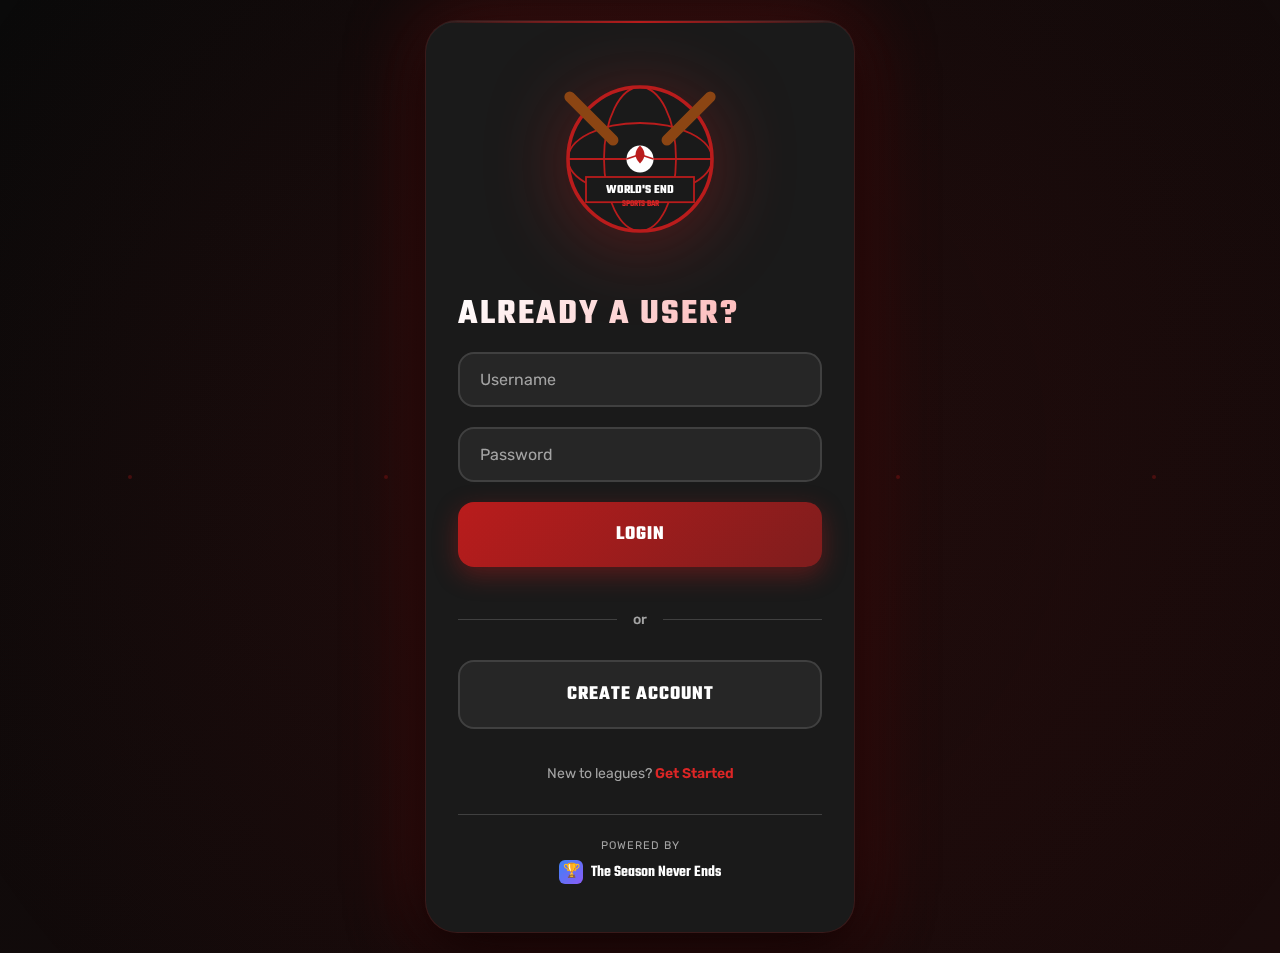
<file: index.html>
<!DOCTYPE html>
<html lang="en">
<head>
    <meta charset="UTF-8">
    <meta name="viewport" content="width=device-width, initial-scale=1.0">
    <title>World's End Sports Bar - Login</title>
    <link href="https://fonts.googleapis.com/css2?family=Teko:wght@600;700&family=Rubik:wght@400;500;600;700&display=swap" rel="stylesheet">
    <link rel="stylesheet" href="styles.css">
</head>
<body>
    <div class="app-container">
        <!-- Screen 1: Home / Login -->
        <div class="screen-wrapper active" id="screen1">
            <div class="screen">
                <div class="logo-container">
                    <div class="logo">
                        <svg class="logo-svg" viewBox="0 0 200 200" xmlns="http://www.w3.org/2000/svg">
                            <!-- Globe -->
                            <circle cx="100" cy="100" r="80" fill="#1A1A1A" stroke="#B91C1C" stroke-width="4"/>
                            <ellipse cx="100" cy="100" rx="80" ry="40" fill="none" stroke="#B91C1C" stroke-width="2"/>
                            <ellipse cx="100" cy="100" rx="40" ry="80" fill="none" stroke="#B91C1C" stroke-width="2"/>
                            <line x1="20" y1="100" x2="180" y2="100" stroke="#B91C1C" stroke-width="2"/>
                            
                            <!-- Baseball bats crossed -->
                            <rect x="40" y="15" width="12" height="80" rx="6" fill="#8B4513" transform="rotate(-45 46 55)"/>
                            <rect x="148" y="15" width="12" height="80" rx="6" fill="#8B4513" transform="rotate(45 154 55)"/>
                            
                            <!-- Sports icons -->
                            <circle cx="100" cy="100" r="15" fill="#FFFFFF"/>
                            <path d="M 100 85 Q 90 95 100 105 Q 110 95 100 85" fill="#B91C1C"/>
                            <path d="M 100 95 L 85 100 M 100 95 L 115 100" stroke="#B91C1C" stroke-width="2"/>
                            
                            <!-- Banner -->
                            <rect x="40" y="120" width="120" height="28" fill="#1A1A1A" stroke="#B91C1C" stroke-width="2"/>
                            <text x="100" y="138" font-family="Teko, sans-serif" font-size="14" font-weight="700" fill="#FFFFFF" text-anchor="middle">WORLD'S END</text>
                            <text x="100" y="152" font-family="Teko, sans-serif" font-size="10" font-weight="600" fill="#DC2626" text-anchor="middle">SPORTS BAR</text>
                        </svg>
                    </div>
                </div>

                <h1>Already a User?</h1>
                
                <form onsubmit="return validateLogin()">
                    <div class="form-group">
                        <input type="text" placeholder="Username" id="username" required>
                    </div>

                    <div class="form-group">
                        <input type="password" placeholder="Password" id="password" required>
                    </div>

                    <button type="submit" class="btn btn-primary">
                        <span>Login</span>
                    </button>
                </form>

                <div class="divider">
                    <span>or</span>
                </div>

                <a href="register.html" class="btn btn-secondary btn-link" role="button">
                    <span>Create Account</span>
                </a>

                <div class="link-text">
                    New to leagues? <a href="register.html">Get Started</a>
                </div>

                <div class="powered-by">
                    <div class="powered-by-text">Powered by</div>
                    <div class="powered-logo">
                        <div class="powered-icon">🏆</div>
                        <span>The Season Never Ends</span>
                    </div>
                </div>
            </div>
        </div>
    </div>

    <script src="app.js"></script>
</body>
</html>
</file>
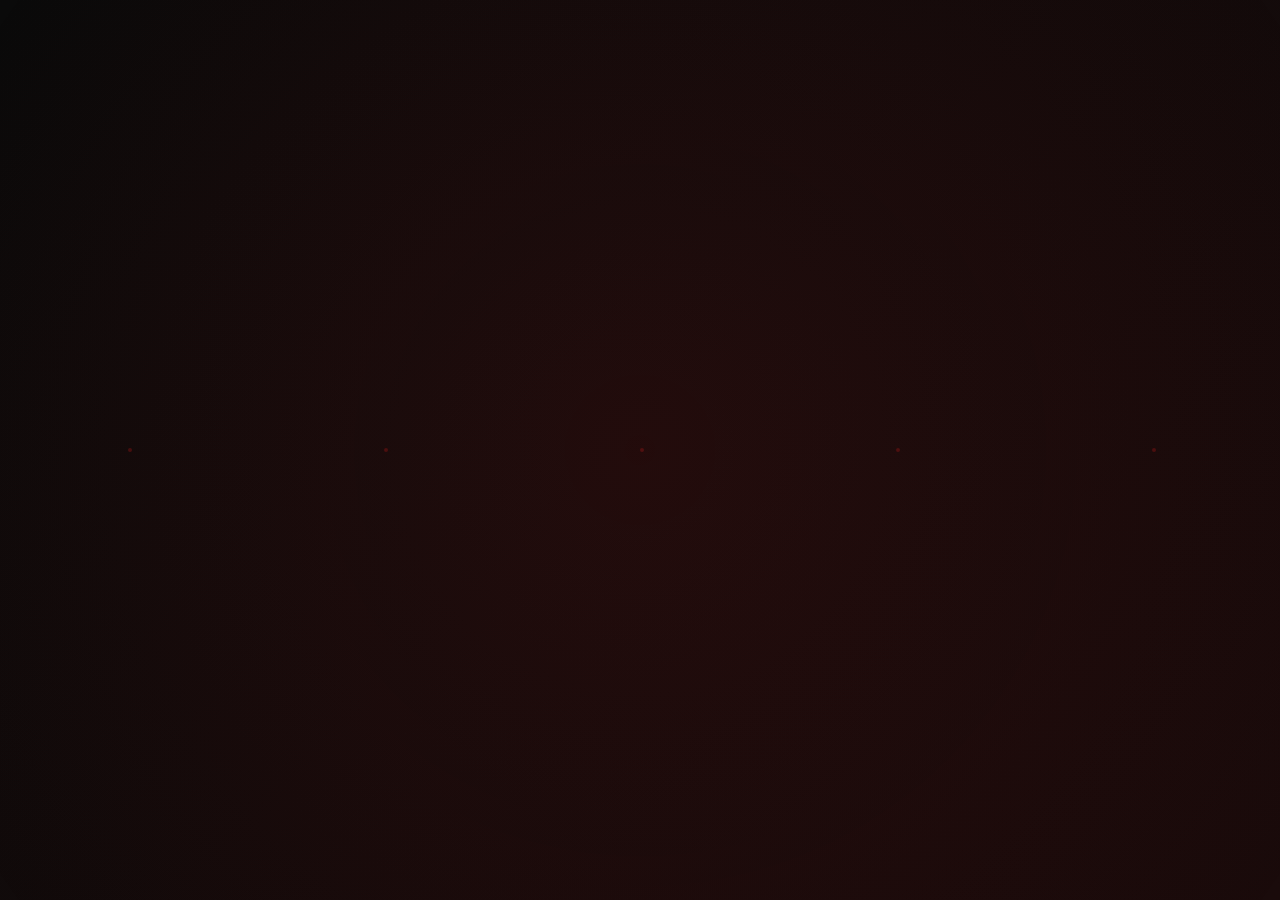
<file: dashboard.html>
<!DOCTYPE html>
<html lang="en">
<head>
    <meta charset="UTF-8">
    <meta name="viewport" content="width=device-width, initial-scale=1.0">
    <title>World's End Sports Bar - My Leagues</title>
    <link href="https://fonts.googleapis.com/css2?family=Teko:wght@600;700&family=Rubik:wght@400;500;600;700&display=swap" rel="stylesheet">
    <link rel="stylesheet" href="styles.css">
    <style>
        .league-header {
            background: linear-gradient(135deg, var(--primary-red) 0%, var(--dark-red) 100%);
            padding: 16px;
            text-align: center;
            font-family: 'Teko', sans-serif;
            font-size: 20px;
            font-weight: 700;
            letter-spacing: 2px;
            text-transform: uppercase;
            margin: -48px -32px 32px -32px;
            border-radius: 32px 32px 0 0;
        }

        .league-name {
            font-size: 28px;
            margin: 24px 0 32px 0;
            text-align: center;
            font-weight: 600;
        }

        .dashboard-grid {
            display: grid;
            grid-template-columns: repeat(auto-fit, minmax(280px, 1fr));
            gap: 20px;
            margin-bottom: 24px;
        }

        .dashboard-card {
            background: rgba(255, 255, 255, 0.03);
            border: 1px solid var(--border-color);
            border-radius: 16px;
            padding: 20px;
            transition: all 0.3s;
        }

        .dashboard-card:hover {
            border-color: var(--primary-red);
            box-shadow: 0 8px 24px rgba(185, 28, 28, 0.2);
            transform: translateY(-2px);
        }

        .card-title {
            font-family: 'Teko', sans-serif;
            font-size: 18px;
            font-weight: 700;
            text-transform: uppercase;
            letter-spacing: 1px;
            margin-bottom: 16px;
            text-align: center;
            border-bottom: 2px solid var(--border-color);
            padding-bottom: 12px;
        }

        .team-item {
            background: var(--input-bg);
            padding: 12px 16px;
            border-radius: 12px;
            margin-bottom: 8px;
            cursor: pointer;
            transition: all 0.2s;
            border: 2px solid transparent;
        }

        .team-item:hover {
            background: rgba(185, 28, 28, 0.1);
            border-color: var(--primary-red);
        }

        .score-item {
            display: flex;
            align-items: center;
            justify-content: space-between;
            padding: 12px 0;
            border-bottom: 1px solid var(--border-color);
        }

        .score-item:last-child {
            border-bottom: none;
        }

        .team-score {
            display: flex;
            align-items: center;
            gap: 8px;
            flex: 1;
        }

        .team-abbr {
            font-weight: 700;
            font-size: 14px;
            min-width: 40px;
        }

        .score-number {
            font-family: 'Teko', sans-serif;
            font-size: 28px;
            font-weight: 700;
            line-height: 1;
        }

        .score-status {
            font-size: 11px;
            color: var(--text-secondary);
            text-transform: uppercase;
            letter-spacing: 0.5px;
            margin-left: auto;
            padding: 4px 8px;
            background: rgba(255, 255, 255, 0.05);
            border-radius: 4px;
        }

        .news-item {
            display: flex;
            gap: 12px;
            padding: 12px;
            background: var(--input-bg);
            border-radius: 12px;
            margin-bottom: 12px;
            cursor: pointer;
            transition: all 0.2s;
            border: 1px solid transparent;
        }

        .news-item:hover {
            border-color: var(--primary-red);
            background: rgba(185, 28, 28, 0.05);
        }

        .news-content {
            flex: 1;
        }

        .news-title {
            font-weight: 600;
            font-size: 14px;
            margin-bottom: 4px;
            line-height: 1.3;
        }

        .news-meta {
            font-size: 11px;
            color: var(--text-secondary);
        }

        @media (max-width: 768px) {
            .dashboard-grid {
                grid-template-columns: 1fr;
            }
        }
    </style>
</head>
<body>
    <div class="app-container">
        <div class="screen-wrapper active">
            <div class="screen">
                <div class="logo-container" style="margin-bottom: 24px;">
                    <div class="logo" style="width: 120px; height: 120px;">
                        <svg class="logo-svg" viewBox="0 0 200 200" xmlns="http://www.w3.org/2000/svg">
                            <circle cx="100" cy="100" r="80" fill="#1A1A1A" stroke="#B91C1C" stroke-width="4"/>
                            <ellipse cx="100" cy="100" rx="80" ry="40" fill="none" stroke="#B91C1C" stroke-width="2"/>
                            <ellipse cx="100" cy="100" rx="40" ry="80" fill="none" stroke="#B91C1C" stroke-width="2"/>
                            <line x1="20" y1="100" x2="180" y2="100" stroke="#B91C1C" stroke-width="2"/>
                            <rect x="40" y="15" width="12" height="80" rx="6" fill="#8B4513" transform="rotate(-45 46 55)"/>
                            <rect x="148" y="15" width="12" height="80" rx="6" fill="#8B4513" transform="rotate(45 154 55)"/>
                            <circle cx="100" cy="100" r="15" fill="#FFFFFF"/>
                            <path d="M 100 85 Q 90 95 100 105 Q 110 95 100 85" fill="#B91C1C"/>
                            <path d="M 100 95 L 85 100 M 100 95 L 115 100" stroke="#B91C1C" stroke-width="2"/>
                            <rect x="40" y="120" width="120" height="28" fill="#1A1A1A" stroke="#B91C1C" stroke-width="2"/>
                            <text x="100" y="138" font-family="Teko, sans-serif" font-size="14" font-weight="700" fill="#FFFFFF" text-anchor="middle">WORLD'S END</text>
                            <text x="100" y="152" font-family="Teko, sans-serif" font-size="10" font-weight="600" fill="#DC2626" text-anchor="middle">SPORTS BAR</text>
                        </svg>
                    </div>
                </div>

                <div class="league-header">MY LEAGUES</div>

                <div class="league-name">Virginia's Gridiron</div>

                <div class="dashboard-grid">
                    <!-- My Teams -->
                    <div class="dashboard-card">
                        <div class="card-title">My Teams</div>
                        <div class="team-item">
                            <div style="font-weight: 600;">Gridiron Gang</div>
                        </div>
                    </div>

                    <!-- NFL Scores -->
                    <div class="dashboard-card">
                        <div class="card-title">NFL Scores</div>
                        
                        <div class="score-item">
                            <div class="team-score">
                                <span class="team-abbr">JAX</span>
                                <span class="score-number">24</span>
                            </div>
                            <span class="score-status">Final</span>
                            <div class="team-score" style="justify-content: flex-end;">
                                <span class="score-number">20</span>
                                <span class="team-abbr">TEN</span>
                            </div>
                        </div>

                        <div class="score-item">
                            <div class="team-score">
                                <span class="team-abbr">SEA</span>
                                <span class="score-number">30</span>
                            </div>
                            <span class="score-status">Final</span>
                            <div class="team-score" style="justify-content: flex-end;">
                                <span class="score-number">33</span>
                                <span class="team-abbr">SF</span>
                            </div>
                        </div>

                        <div class="score-item">
                            <div class="team-score">
                                <span class="team-abbr">DEN</span>
                                <span class="score-number">23</span>
                            </div>
                            <span class="score-status">Final</span>
                            <div class="team-score" style="justify-content: flex-end;">
                                <span class="score-number">33</span>
                                <span class="team-abbr">KC</span>
                            </div>
                        </div>
                    </div>

                    <!-- Fantasy News Feed -->
                    <div class="dashboard-card">
                        <div class="card-title">Fantasy News Feed</div>
                        
                        <div class="news-item">
                            <div class="news-content">
                                <div class="news-title">10 Sleepers to Start in Week 5</div>
                            </div>
                        </div>

                        <div class="news-item">
                            <div class="news-content">
                                <div class="news-title">Cooper Kupp Expected to Play Sunday</div>
                            </div>
                        </div>
                    </div>
                </div>

                <div class="link-text" style="margin-top: 32px;">
                    <a href="join-league.html">← Back to leagues</a> | 
                    <a href="news.html">View all news →</a>
                </div>

                <div class="powered-by">
                    <div class="powered-by-text">Powered by</div>
                    <div class="powered-logo">
                        <div class="powered-icon">🏆</div>
                        <span>The Season Never Ends</span>
                    </div>
                </div>
            </div>
        </div>
    </div>

    <script src="app.js"></script>
</body>
</html>
</file>
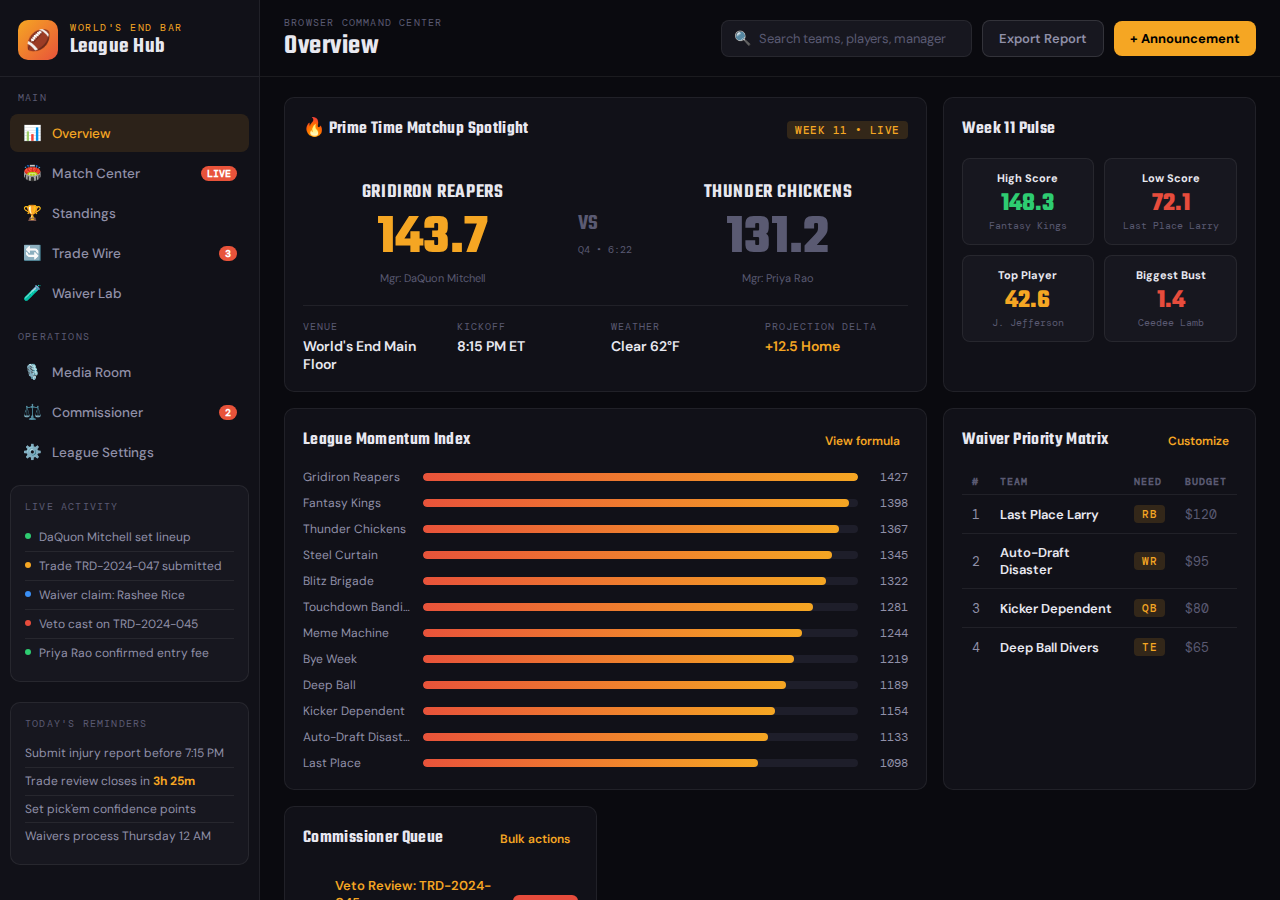
<file: index (1).html>
<!DOCTYPE html>
<html lang="en">
<head>
<meta charset="UTF-8">
<meta name="viewport" content="width=device-width, initial-scale=1.0">
<title>World's End — League Hub</title>
<link href="https://fonts.googleapis.com/css2?family=Teko:wght@400;500;600;700&family=DM+Sans:wght@300;400;500;600;700&family=DM+Mono:wght@400;500&display=swap" rel="stylesheet">
<style>
:root {
  --bg: #0a0a0f;
  --bg2: #111118;
  --bg3: #17171f;
  --bg4: #1e1e2a;
  --border: rgba(255,255,255,0.07);
  --border2: rgba(255,255,255,0.12);
  --text: #e8e8f0;
  --text2: #9090a8;
  --text3: #5a5a72;
  --accent: #f5a623;
  --accent2: #e8533a;
  --accent3: #3a8ff5;
  --green: #2ecc71;
  --red: #e74c3c;
  --purple: #9b59b6;
  --sidebar-w: 260px;
  --radius: 10px;
}

* { margin:0; padding:0; box-sizing:border-box; }

body {
  background: var(--bg);
  color: var(--text);
  font-family: 'DM Sans', sans-serif;
  font-size: 14px;
  height: 100vh;
  overflow: hidden;
  display: flex;
}

/* ── SIDEBAR ── */
.sidebar {
  width: var(--sidebar-w);
  background: var(--bg2);
  border-right: 1px solid var(--border);
  display: flex;
  flex-direction: column;
  flex-shrink: 0;
  overflow-y: auto;
  overflow-x: hidden;
}

.branding {
  padding: 20px 18px 16px;
  border-bottom: 1px solid var(--border);
  display: flex;
  align-items: center;
  gap: 12px;
}
.branding-icon {
  width: 40px; height: 40px;
  background: linear-gradient(135deg, var(--accent), var(--accent2));
  border-radius: 10px;
  display: flex; align-items: center; justify-content: center;
  font-size: 20px;
  flex-shrink: 0;
}
.branding-kicker {
  font-size: 10px;
  font-family: 'DM Mono', monospace;
  color: var(--accent);
  letter-spacing: 0.15em;
  text-transform: uppercase;
  line-height: 1;
  margin-bottom: 3px;
}
.branding h1 {
  font-family: 'Teko', sans-serif;
  font-size: 22px;
  font-weight: 600;
  letter-spacing: 0.02em;
  line-height: 1;
  color: var(--text);
}

.nav-section-label {
  padding: 14px 18px 6px;
  font-size: 10px;
  font-family: 'DM Mono', monospace;
  letter-spacing: 0.12em;
  text-transform: uppercase;
  color: var(--text3);
}

.nav {
  padding: 4px 10px;
  display: flex;
  flex-direction: column;
  gap: 2px;
}

.nav-item {
  display: flex;
  align-items: center;
  gap: 10px;
  padding: 9px 12px;
  border-radius: 8px;
  background: none;
  border: none;
  color: var(--text2);
  font-family: 'DM Sans', sans-serif;
  font-size: 13.5px;
  font-weight: 500;
  cursor: pointer;
  text-align: left;
  transition: all 0.15s;
  width: 100%;
}
.nav-item:hover { background: var(--bg3); color: var(--text); }
.nav-item.active {
  background: rgba(245,166,35,0.12);
  color: var(--accent);
}
.nav-item .nav-icon { font-size: 15px; width: 20px; text-align: center; }
.nav-item .nav-badge {
  margin-left: auto;
  background: var(--accent2);
  color: #fff;
  font-size: 10px;
  font-weight: 700;
  padding: 1px 6px;
  border-radius: 10px;
  font-family: 'DM Mono', monospace;
}

.sidebar-card {
  margin: 10px;
  background: var(--bg3);
  border: 1px solid var(--border);
  border-radius: var(--radius);
  padding: 14px;
}
.sidebar-card-title {
  font-size: 10px;
  font-family: 'DM Mono', monospace;
  letter-spacing: 0.12em;
  text-transform: uppercase;
  color: var(--text3);
  margin-bottom: 10px;
}
.activity-item {
  display: flex;
  align-items: flex-start;
  gap: 8px;
  padding: 6px 0;
  border-bottom: 1px solid var(--border);
  font-size: 12px;
  color: var(--text2);
}
.activity-item:last-child { border-bottom: none; }
.activity-dot {
  width: 6px; height: 6px;
  border-radius: 50%;
  margin-top: 4px;
  flex-shrink: 0;
}
.activity-dot.green { background: var(--green); }
.activity-dot.orange { background: var(--accent); }
.activity-dot.red { background: var(--red); }
.activity-dot.blue { background: var(--accent3); }

.reminder-item {
  font-size: 12px;
  color: var(--text2);
  padding: 5px 0;
  border-bottom: 1px solid var(--border);
  line-height: 1.4;
}
.reminder-item:last-child { border-bottom: none; }

/* ── MAIN ── */
.main {
  flex: 1;
  display: flex;
  flex-direction: column;
  overflow: hidden;
}

.header {
  display: flex;
  align-items: center;
  gap: 16px;
  padding: 16px 24px;
  border-bottom: 1px solid var(--border);
  background: var(--bg);
  flex-shrink: 0;
}
.header-left { flex: 1; }
.header-kicker {
  font-size: 10px;
  font-family: 'DM Mono', monospace;
  letter-spacing: 0.12em;
  text-transform: uppercase;
  color: var(--text3);
  margin-bottom: 3px;
}
.header h2 {
  font-family: 'Teko', sans-serif;
  font-size: 28px;
  font-weight: 600;
  line-height: 1;
  letter-spacing: 0.02em;
}
.header-actions { display: flex; align-items: center; gap: 10px; }
.search-wrap {
  display: flex; align-items: center; gap: 8px;
  background: var(--bg3);
  border: 1px solid var(--border);
  border-radius: 8px;
  padding: 0 12px;
}
.search-wrap input {
  background: none; border: none; outline: none;
  color: var(--text); font-family: 'DM Sans', sans-serif; font-size: 13px;
  width: 200px; padding: 9px 0;
}
.search-wrap input::placeholder { color: var(--text3); }
.btn {
  padding: 9px 16px;
  border-radius: 8px;
  font-family: 'DM Sans', sans-serif;
  font-size: 13px;
  font-weight: 600;
  cursor: pointer;
  border: none;
  transition: all 0.15s;
}
.btn-secondary {
  background: var(--bg3);
  border: 1px solid var(--border2);
  color: var(--text2);
}
.btn-secondary:hover { border-color: var(--accent); color: var(--accent); }
.btn-primary { background: var(--accent); color: #000; font-weight: 700; }
.btn-primary:hover { background: #f7b743; }
.btn-danger { background: var(--red); color: #fff; }
.btn-small { padding: 6px 12px; font-size: 12px; border-radius: 6px; }

.content {
  flex: 1;
  overflow-y: auto;
  padding: 20px 24px;
}

/* ── VIEWS ── */
.view { display: none; }
.view.active { display: block; }

/* ── CARDS ── */
.card {
  background: var(--bg2);
  border: 1px solid var(--border);
  border-radius: var(--radius);
  padding: 18px;
}
.card-title {
  font-family: 'Teko', sans-serif;
  font-size: 18px;
  font-weight: 600;
  letter-spacing: 0.02em;
  margin-bottom: 2px;
}
.card-header {
  display: flex;
  align-items: center;
  justify-content: space-between;
  margin-bottom: 14px;
}
.inline-btn {
  background: none; border: none; cursor: pointer;
  color: var(--accent); font-family: 'DM Sans', sans-serif;
  font-size: 12px; font-weight: 600;
  padding: 4px 8px; border-radius: 6px;
  transition: background 0.15s;
}
.inline-btn:hover { background: rgba(245,166,35,0.1); }

.badge {
  display: inline-block;
  padding: 2px 8px;
  border-radius: 4px;
  font-size: 11px;
  font-family: 'DM Mono', monospace;
  font-weight: 500;
  letter-spacing: 0.04em;
}
.badge-accent { background: rgba(245,166,35,0.15); color: var(--accent); }
.badge-green { background: rgba(46,204,113,0.15); color: var(--green); }
.badge-red { background: rgba(231,76,60,0.15); color: var(--red); }
.badge-blue { background: rgba(58,143,245,0.15); color: var(--accent3); }
.badge-purple { background: rgba(155,89,182,0.15); color: var(--purple); }

/* ── OVERVIEW ── */
.overview-grid {
  display: grid;
  grid-template-columns: 1fr 1fr 1fr;
  grid-template-rows: auto;
  gap: 16px;
}
.span2 { grid-column: span 2; }
.span3 { grid-column: span 3; }

.hero-scoreboard {
  display: flex;
  align-items: center;
  justify-content: space-around;
  padding: 20px 0;
  gap: 16px;
}
.hero-team { text-align: center; flex: 1; }
.hero-team-name {
  font-family: 'Teko', sans-serif;
  font-size: 20px;
  font-weight: 600;
  letter-spacing: 0.03em;
  color: var(--text);
  margin-bottom: 4px;
}
.hero-team-score {
  font-family: 'Teko', sans-serif;
  font-size: 56px;
  font-weight: 700;
  line-height: 1;
}
.hero-team-score.leading { color: var(--accent); }
.hero-vs {
  font-family: 'Teko', sans-serif;
  font-size: 22px;
  color: var(--text3);
  font-weight: 600;
}
.hero-meta-grid {
  display: grid;
  grid-template-columns: repeat(4, 1fr);
  gap: 12px;
  padding-top: 14px;
  border-top: 1px solid var(--border);
}
.hero-meta-kicker {
  font-size: 10px;
  font-family: 'DM Mono', monospace;
  text-transform: uppercase;
  letter-spacing: 0.1em;
  color: var(--text3);
  margin-bottom: 4px;
}
.hero-meta-value {
  font-size: 14px;
  font-weight: 600;
  color: var(--text);
}
.hero-meta-value.accent { color: var(--accent); }

/* momentum bars */
.bar-row {
  display: flex;
  align-items: center;
  gap: 10px;
  margin-bottom: 10px;
}
.bar-row:last-child { margin-bottom: 0; }
.bar-label { width: 110px; font-size: 12px; color: var(--text2); flex-shrink: 0; white-space: nowrap; overflow: hidden; text-overflow: ellipsis; }
.bar-track { flex: 1; background: var(--bg4); border-radius: 4px; height: 8px; overflow: hidden; }
.bar-fill {
  height: 100%;
  border-radius: 4px;
  background: linear-gradient(90deg, var(--accent2), var(--accent));
  transition: width 0.6s ease;
}
.bar-val { width: 40px; text-align: right; font-size: 12px; font-family: 'DM Mono', monospace; color: var(--text2); flex-shrink: 0; }

/* tables */
.data-table {
  width: 100%;
  border-collapse: collapse;
  font-size: 13px;
}
.data-table th {
  text-align: left;
  padding: 6px 10px;
  font-size: 10px;
  font-family: 'DM Mono', monospace;
  text-transform: uppercase;
  letter-spacing: 0.1em;
  color: var(--text3);
  border-bottom: 1px solid var(--border);
}
.data-table td {
  padding: 10px 10px;
  border-bottom: 1px solid var(--border);
  color: var(--text2);
}
.data-table tr:last-child td { border-bottom: none; }
.data-table tr:hover td { background: var(--bg3); color: var(--text); }
.data-table .td-name { color: var(--text); font-weight: 600; }
.data-table .td-mono { font-family: 'DM Mono', monospace; }

/* task list */
.task-item {
  display: flex;
  align-items: center;
  gap: 12px;
  padding: 10px 0;
  border-bottom: 1px solid var(--border);
}
.task-item:last-child { border-bottom: none; }
.task-icon { font-size: 16px; }
.task-body { flex: 1; }
.task-title { font-size: 13px; font-weight: 600; color: var(--text); margin-bottom: 2px; }
.task-sub { font-size: 11px; color: var(--text3); }
.task-action { font-size: 11px; }

/* story grid */
.story-grid {
  display: grid;
  grid-template-columns: repeat(3, 1fr);
  gap: 12px;
}
.story-item {
  background: var(--bg3);
  border: 1px solid var(--border);
  border-radius: 8px;
  padding: 14px;
}
.story-tag {
  font-size: 10px;
  font-family: 'DM Mono', monospace;
  text-transform: uppercase;
  letter-spacing: 0.1em;
  color: var(--accent);
  margin-bottom: 6px;
}
.story-headline {
  font-size: 13px;
  font-weight: 600;
  color: var(--text);
  line-height: 1.4;
  margin-bottom: 6px;
}
.story-meta { font-size: 11px; color: var(--text3); }

/* metrics grid */
.metrics-grid {
  display: grid;
  grid-template-columns: repeat(5, 1fr);
  gap: 12px;
}
.metric-box {
  background: var(--bg3);
  border: 1px solid var(--border);
  border-radius: 8px;
  padding: 12px;
  text-align: center;
}
.metric-team { font-size: 11px; font-weight: 700; color: var(--text); margin-bottom: 6px; white-space: nowrap; overflow: hidden; text-overflow: ellipsis; }
.metric-val {
  font-family: 'Teko', sans-serif;
  font-size: 26px;
  font-weight: 700;
  line-height: 1;
  margin-bottom: 2px;
}
.metric-val.green { color: var(--green); }
.metric-val.red { color: var(--red); }
.metric-val.accent { color: var(--accent); }
.metric-label { font-size: 10px; color: var(--text3); font-family: 'DM Mono', monospace; }

/* ── MATCH CENTER ── */
.matchups-grid { display: grid; grid-template-columns: 1fr 1fr; gap: 16px; }
.matchup-card {
  background: var(--bg2);
  border: 1px solid var(--border);
  border-radius: var(--radius);
  padding: 18px;
  transition: border-color 0.2s;
}
.matchup-card:hover { border-color: var(--accent); }
.matchup-card.featured { border-color: rgba(245,166,35,0.4); background: rgba(245,166,35,0.04); }
.matchup-header {
  display: flex; align-items: center; justify-content: space-between;
  margin-bottom: 14px;
}
.matchup-week { font-size: 10px; font-family: 'DM Mono', monospace; color: var(--text3); letter-spacing: 0.1em; }
.matchup-teams {
  display: flex; align-items: center; gap: 12px;
  margin-bottom: 12px;
}
.matchup-team { flex: 1; }
.matchup-team-name { font-family: 'Teko', sans-serif; font-size: 17px; font-weight: 600; color: var(--text); }
.matchup-team-manager { font-size: 11px; color: var(--text3); }
.matchup-score-block { text-align: center; flex-shrink: 0; }
.matchup-scores {
  display: flex; align-items: center; gap: 8px;
}
.matchup-score-val {
  font-family: 'Teko', sans-serif; font-size: 36px; font-weight: 700; line-height: 1;
}
.matchup-score-val.lead { color: var(--accent); }
.matchup-score-val.trail { color: var(--text3); }
.matchup-score-dash { color: var(--text3); font-family: 'Teko', sans-serif; font-size: 22px; }
.matchup-proj { font-size: 10px; font-family: 'DM Mono', monospace; color: var(--text3); text-align: center; margin-top: 2px; }
.matchup-players { margin-top: 12px; padding-top: 12px; border-top: 1px solid var(--border); }
.mp-row { display: flex; align-items: center; gap: 8px; padding: 5px 0; }
.mp-pos { width: 28px; text-align: center; font-size: 10px; font-family: 'DM Mono', monospace; color: var(--accent); font-weight: 700; }
.mp-name { flex: 1; font-size: 12px; color: var(--text); font-weight: 500; }
.mp-team { font-size: 11px; color: var(--text3); }
.mp-pts { font-family: 'DM Mono', monospace; font-size: 12px; color: var(--green); font-weight: 700; }
.mp-status { font-size: 10px; }

/* Live ticker */
.live-ticker {
  background: var(--bg3); border: 1px solid var(--border);
  border-radius: 8px; padding: 0 14px;
  display: flex; align-items: center; gap: 16px;
  height: 38px; overflow: hidden; margin-bottom: 16px;
}
.live-tag {
  background: var(--red); color: #fff; font-size: 10px; font-weight: 700;
  font-family: 'DM Mono', monospace; letter-spacing: 0.08em;
  padding: 2px 8px; border-radius: 4px; flex-shrink: 0;
}
.live-scroll {
  flex: 1; overflow: hidden; white-space: nowrap; font-size: 12px; color: var(--text2);
}
@keyframes tickerScroll {
  0% { transform: translateX(0); }
  100% { transform: translateX(-50%); }
}
.live-scroll-inner {
  display: inline-flex; gap: 40px;
  animation: tickerScroll 30s linear infinite;
}

/* ── STANDINGS ── */
.standings-wrap { display: grid; grid-template-columns: 1fr 320px; gap: 16px; }
.standings-table-wrap { }
.standing-row { display: grid; grid-template-columns: 30px 1fr 60px 60px 60px 80px 80px; align-items: center; gap: 8px; padding: 10px 14px; border-bottom: 1px solid var(--border); }
.standing-row.header { background: var(--bg3); border-radius: 8px 8px 0 0; border-bottom: 2px solid var(--border2); }
.standing-row.header span { font-size: 10px; font-family: 'DM Mono', monospace; text-transform: uppercase; letter-spacing: 0.08em; color: var(--text3); }
.standing-rank { font-family: 'Teko', sans-serif; font-size: 18px; color: var(--text3); font-weight: 600; }
.standing-rank.top { color: var(--accent); }
.standing-team-name { font-weight: 600; font-size: 13px; }
.standing-team-manager { font-size: 11px; color: var(--text3); }
.standing-num { font-family: 'DM Mono', monospace; font-size: 13px; text-align: center; }
.standing-num.win { color: var(--green); }
.standing-num.lose { color: var(--red); }
.standing-streak { font-size: 11px; font-family: 'DM Mono', monospace; padding: 2px 8px; border-radius: 4px; text-align: center; }
.standing-streak.w { background: rgba(46,204,113,0.15); color: var(--green); }
.standing-streak.l { background: rgba(231,76,60,0.15); color: var(--red); }
.standing-pts { font-family: 'DM Mono', monospace; font-size: 13px; text-align: right; }
.playoffs-line { border-top: 2px dashed rgba(245,166,35,0.4); margin: 0; }
.standings-sidebar-card { }

/* playoff race */
.playoff-bar-row { margin-bottom: 12px; }
.playoff-bar-label { display: flex; justify-content: space-between; margin-bottom: 4px; font-size: 12px; }
.playoff-bar-track { height: 10px; background: var(--bg4); border-radius: 5px; overflow: hidden; }
.playoff-bar-fill { height: 100%; border-radius: 5px; }

/* ── TRADE WIRE ── */
.trade-layout { display: grid; grid-template-columns: 1fr 380px; gap: 16px; }
.trade-item {
  background: var(--bg2); border: 1px solid var(--border); border-radius: var(--radius);
  padding: 16px; margin-bottom: 12px; transition: border-color 0.2s;
}
.trade-item:hover { border-color: var(--accent3); }
.trade-item.pending { border-left: 3px solid var(--accent); }
.trade-item.rejected { border-left: 3px solid var(--red); opacity: 0.7; }
.trade-item.completed { border-left: 3px solid var(--green); }
.trade-header { display: flex; align-items: center; justify-content: space-between; margin-bottom: 12px; }
.trade-id { font-family: 'DM Mono', monospace; font-size: 11px; color: var(--text3); }
.trade-teams { display: flex; align-items: center; gap: 16px; }
.trade-side { flex: 1; }
.trade-side-label { font-size: 10px; font-family: 'DM Mono', monospace; text-transform: uppercase; letter-spacing: 0.08em; color: var(--text3); margin-bottom: 6px; }
.trade-side-team { font-weight: 700; font-size: 13px; color: var(--text); margin-bottom: 4px; }
.trade-player-chip {
  display: inline-flex; align-items: center; gap: 6px;
  background: var(--bg3); border: 1px solid var(--border);
  border-radius: 6px; padding: 4px 8px; margin: 3px 3px 3px 0;
  font-size: 12px; color: var(--text2);
}
.trade-arrow { font-size: 20px; color: var(--accent3); flex-shrink: 0; }
.trade-footer { display: flex; align-items: center; justify-content: space-between; margin-top: 12px; padding-top: 12px; border-top: 1px solid var(--border); }
.trade-meta { font-size: 11px; color: var(--text3); }
.trade-actions { display: flex; gap: 8px; }

/* Trade calculator */
.calc-title { font-family: 'Teko', sans-serif; font-size: 18px; margin-bottom: 12px; }
.calc-side { background: var(--bg3); border: 1px solid var(--border); border-radius: 8px; padding: 12px; margin-bottom: 10px; }
.calc-side-label { font-size: 10px; font-family: 'DM Mono', monospace; text-transform: uppercase; letter-spacing: 0.08em; color: var(--text3); margin-bottom: 8px; }
.calc-player-row { display: flex; align-items: center; justify-content: space-between; padding: 6px 0; border-bottom: 1px solid var(--border); font-size: 12px; }
.calc-player-row:last-child { border-bottom: none; }
.calc-player-name { font-weight: 600; color: var(--text); }
.calc-player-val { font-family: 'DM Mono', monospace; color: var(--green); font-weight: 700; }
.calc-verdict {
  text-align: center; padding: 14px; background: var(--bg3); border-radius: 8px;
  border: 1px solid var(--border);
}
.calc-verdict-label { font-size: 11px; color: var(--text3); margin-bottom: 4px; }
.calc-verdict-result { font-family: 'Teko', sans-serif; font-size: 22px; font-weight: 700; }

/* ── WAIVER LAB ── */
.waiver-layout { display: grid; grid-template-columns: 1fr 320px; gap: 16px; }
.waiver-filters {
  display: flex; gap: 8px; margin-bottom: 14px; flex-wrap: wrap;
}
.filter-btn {
  padding: 6px 14px; border-radius: 20px; font-size: 12px; font-weight: 600;
  border: 1px solid var(--border2); background: var(--bg3);
  color: var(--text2); cursor: pointer; transition: all 0.15s;
  font-family: 'DM Sans', sans-serif;
}
.filter-btn:hover, .filter-btn.active { background: var(--accent); color: #000; border-color: var(--accent); }

.waiver-player-row {
  display: grid; grid-template-columns: 30px 1fr 70px 70px 70px 80px 100px;
  align-items: center; gap: 8px;
  padding: 10px 14px; border-bottom: 1px solid var(--border);
}
.waiver-player-row.header { background: var(--bg3); border-radius: 8px 8px 0 0; border-bottom: 2px solid var(--border2); }
.waiver-player-row.header span { font-size: 10px; font-family: 'DM Mono', monospace; text-transform: uppercase; letter-spacing: 0.08em; color: var(--text3); }
.waiver-rank { font-family: 'Teko', sans-serif; font-size: 16px; color: var(--text3); }
.w-pos-tag { display: inline-block; width: 28px; text-align: center; font-size: 10px; font-family: 'DM Mono', monospace; font-weight: 700; padding: 2px 0; border-radius: 4px; }
.w-pos-tag.QB { background: rgba(245,166,35,0.15); color: var(--accent); }
.w-pos-tag.RB { background: rgba(46,204,113,0.15); color: var(--green); }
.w-pos-tag.WR { background: rgba(58,143,245,0.15); color: var(--accent3); }
.w-pos-tag.TE { background: rgba(155,89,182,0.15); color: var(--purple); }
.w-pos-tag.K  { background: rgba(232,83,58,0.15); color: var(--accent2); }
.w-pts { font-family: 'DM Mono', monospace; font-size: 13px; }
.w-trend { font-size: 11px; }
.w-trend.up { color: var(--green); }
.w-trend.down { color: var(--red); }
.waiver-add-btn {
  padding: 5px 12px; border-radius: 6px; font-size: 11px; font-weight: 700;
  background: rgba(58,143,245,0.15); border: 1px solid rgba(58,143,245,0.3);
  color: var(--accent3); cursor: pointer; font-family: 'DM Sans', sans-serif;
  transition: all 0.15s; white-space: nowrap;
}
.waiver-add-btn:hover { background: var(--accent3); color: #fff; }

/* insights */
.insight-item {
  display: flex; align-items: flex-start; gap: 10px;
  padding: 10px 0; border-bottom: 1px solid var(--border);
}
.insight-item:last-child { border-bottom: none; }
.insight-icon { font-size: 18px; flex-shrink: 0; }
.insight-title { font-size: 13px; font-weight: 600; color: var(--text); margin-bottom: 2px; }
.insight-body { font-size: 12px; color: var(--text2); line-height: 1.4; }

/* ── MEDIA ROOM ── */
.media-grid { display: grid; grid-template-columns: 1fr 1fr 1fr; gap: 16px; margin-bottom: 16px; }
.media-card {
  background: var(--bg2); border: 1px solid var(--border); border-radius: var(--radius); overflow: hidden;
}
.media-thumb {
  height: 120px;
  display: flex; align-items: center; justify-content: center;
  font-size: 40px;
  position: relative;
}
.media-thumb.podcast { background: linear-gradient(135deg, #1a0a2e, #2d1a4a); }
.media-thumb.video { background: linear-gradient(135deg, #0a1a2e, #1a3a5a); }
.media-thumb.article { background: linear-gradient(135deg, #1a0a0a, #3a1a1a); }
.media-play-btn {
  position: absolute; bottom: 10px; right: 10px;
  background: rgba(255,255,255,0.15); border: none; color: #fff;
  font-size: 11px; padding: 4px 10px; border-radius: 20px; cursor: pointer;
}
.media-body { padding: 14px; }
.media-tag { font-size: 10px; font-family: 'DM Mono', monospace; color: var(--accent); text-transform: uppercase; letter-spacing: 0.1em; margin-bottom: 6px; }
.media-title { font-size: 14px; font-weight: 700; color: var(--text); margin-bottom: 6px; line-height: 1.35; }
.media-meta { font-size: 11px; color: var(--text3); }

.poll-card { background: var(--bg2); border: 1px solid var(--border); border-radius: var(--radius); padding: 18px; }
.poll-q { font-size: 15px; font-weight: 700; color: var(--text); margin-bottom: 14px; }
.poll-option { margin-bottom: 10px; }
.poll-opt-label { display: flex; justify-content: space-between; font-size: 13px; margin-bottom: 4px; }
.poll-opt-name { color: var(--text); }
.poll-opt-pct { font-family: 'DM Mono', monospace; color: var(--text2); font-size: 12px; }
.poll-track { height: 8px; background: var(--bg4); border-radius: 4px; overflow: hidden; }
.poll-fill { height: 100%; border-radius: 4px; background: linear-gradient(90deg, var(--accent2), var(--accent)); }

/* chat */
.chat-wrap { display: grid; grid-template-columns: 1fr 320px; gap: 16px; }
.chat-messages { background: var(--bg2); border: 1px solid var(--border); border-radius: var(--radius); padding: 14px; height: 300px; overflow-y: auto; display: flex; flex-direction: column; gap: 10px; }
.chat-msg { display: flex; gap: 10px; }
.chat-msg.own { flex-direction: row-reverse; }
.chat-avatar { width: 30px; height: 30px; border-radius: 50%; display: flex; align-items: center; justify-content: center; font-size: 12px; font-weight: 700; flex-shrink: 0; }
.chat-bubble {
  max-width: 70%; background: var(--bg3); border: 1px solid var(--border);
  border-radius: 10px; padding: 8px 12px;
}
.chat-msg.own .chat-bubble { background: rgba(245,166,35,0.12); border-color: rgba(245,166,35,0.2); }
.chat-msg-name { font-size: 10px; font-family: 'DM Mono', monospace; color: var(--text3); margin-bottom: 3px; }
.chat-msg-text { font-size: 13px; color: var(--text); line-height: 1.4; }
.chat-input-row { display: flex; gap: 8px; margin-top: 10px; }
.chat-input {
  flex: 1; background: var(--bg3); border: 1px solid var(--border); border-radius: 8px;
  padding: 9px 14px; color: var(--text); font-family: 'DM Sans', sans-serif; font-size: 13px; outline: none;
}
.chat-input::placeholder { color: var(--text3); }
.chat-input:focus { border-color: var(--accent); }

/* ── COMMISSIONER ── */
.comm-layout { display: grid; grid-template-columns: 1fr 1fr; gap: 16px; }
.comm-full { grid-column: span 2; }
.comm-action-item {
  display: flex; align-items: center; gap: 12px;
  padding: 12px 0; border-bottom: 1px solid var(--border);
}
.comm-action-item:last-child { border-bottom: none; }
.comm-action-icon { font-size: 22px; width: 36px; text-align: center; flex-shrink: 0; }
.comm-action-body { flex: 1; }
.comm-action-title { font-weight: 600; font-size: 14px; color: var(--text); }
.comm-action-sub { font-size: 12px; color: var(--text3); margin-top: 2px; }
.comm-action-btn { flex-shrink: 0; }

.violation-item {
  background: var(--bg3); border: 1px solid var(--border); border-radius: 8px;
  padding: 12px 14px; margin-bottom: 8px;
  display: flex; align-items: center; gap: 12px;
}
.violation-icon { font-size: 18px; }
.violation-body { flex: 1; }
.violation-title { font-size: 13px; font-weight: 600; color: var(--text); }
.violation-sub { font-size: 11px; color: var(--text3); margin-top: 2px; }
.violation-severity { font-size: 11px; font-family: 'DM Mono', monospace; }

/* ── SETTINGS ── */
.settings-grid { display: grid; grid-template-columns: 1fr 1fr; gap: 16px; }
.settings-section { }
.settings-row {
  display: flex; align-items: center; justify-content: space-between;
  padding: 12px 0; border-bottom: 1px solid var(--border);
}
.settings-row:last-child { border-bottom: none; }
.settings-label { font-size: 13px; color: var(--text); font-weight: 500; }
.settings-sub { font-size: 11px; color: var(--text3); margin-top: 2px; }
.settings-val { font-size: 13px; font-family: 'DM Mono', monospace; color: var(--accent); }
.toggle {
  width: 40px; height: 22px; border-radius: 11px;
  background: var(--bg4); border: 1px solid var(--border2);
  cursor: pointer; position: relative; transition: background 0.2s;
}
.toggle.on { background: var(--accent); border-color: var(--accent); }
.toggle::after {
  content: ''; position: absolute; top: 2px; left: 2px;
  width: 16px; height: 16px; border-radius: 50%; background: #fff;
  transition: left 0.2s;
}
.toggle.on::after { left: 20px; }
select.settings-select {
  background: var(--bg3); border: 1px solid var(--border2); color: var(--text);
  font-family: 'DM Sans', sans-serif; font-size: 12px; padding: 5px 10px;
  border-radius: 6px; outline: none; cursor: pointer;
}
select.settings-select:focus { border-color: var(--accent); }

/* scrollbar */
::-webkit-scrollbar { width: 6px; }
::-webkit-scrollbar-track { background: transparent; }
::-webkit-scrollbar-thumb { background: var(--bg4); border-radius: 3px; }
::-webkit-scrollbar-thumb:hover { background: var(--border2); }

/* section header row */
.section-divider {
  display: flex; align-items: center; gap: 14px; margin-bottom: 14px;
}
.section-divider-title {
  font-family: 'Teko', sans-serif; font-size: 22px; font-weight: 600;
  letter-spacing: 0.02em; white-space: nowrap;
}
.section-divider-line { flex: 1; height: 1px; background: var(--border); }

/* stat pill */
.stat-pill {
  display: inline-flex; align-items: center; gap: 4px;
  background: var(--bg3); border: 1px solid var(--border);
  border-radius: 20px; padding: 3px 10px; font-size: 11px; color: var(--text2);
}
.stat-pill strong { color: var(--text); font-size: 12px; }

/* color highlight rows */
.highlight-gold { background: rgba(245,166,35,0.06); }

/* ── COMMISSIONER TABS ── */
.comm-alert-bar {
  display: flex; align-items: center; gap: 12px;
  background: rgba(231,76,60,0.12); border: 1px solid rgba(231,76,60,0.3);
  border-radius: var(--radius); padding: 10px 16px; margin-bottom: 16px;
}
.comm-alert-icon { font-size: 16px; }
.comm-alert-text { flex: 1; font-size: 13px; font-weight: 500; color: var(--text); }
.comm-alert-dismiss {
  background: none; border: 1px solid var(--border2); color: var(--text3);
  font-size: 11px; padding: 3px 10px; border-radius: 6px; cursor: pointer;
  font-family: 'DM Sans', sans-serif;
}
.comm-alert-dismiss:hover { border-color: var(--text2); color: var(--text2); }

.comm-tabs {
  display: flex; gap: 4px; margin-bottom: 16px;
  border-bottom: 1px solid var(--border); padding-bottom: 0;
}
.comm-tab {
  padding: 9px 16px; border-radius: 8px 8px 0 0;
  background: none; border: 1px solid transparent;
  border-bottom: none; color: var(--text3);
  font-family: 'DM Sans', sans-serif; font-size: 13px; font-weight: 500;
  cursor: pointer; transition: all 0.15s;
  display: flex; align-items: center; gap: 6px;
  position: relative; bottom: -1px;
}
.comm-tab:hover { color: var(--text2); background: var(--bg3); }
.comm-tab.active {
  color: var(--accent); background: var(--bg2);
  border-color: var(--border); border-bottom-color: var(--bg2);
}
.comm-tab-badge {
  background: var(--accent2); color: #fff;
  font-size: 10px; font-weight: 700; padding: 1px 5px;
  border-radius: 8px; font-family: 'DM Mono', monospace;
}

.comm-tab-panel { display: none; }
.comm-tab-panel.active { display: block; }

/* health indicators */
.health-row {
  display: flex; align-items: center; gap: 10px;
  padding: 9px 0; border-bottom: 1px solid var(--border);
}
.health-row:last-child { border-bottom: none; }
.health-indicator {
  width: 8px; height: 8px; border-radius: 50%; flex-shrink: 0;
}
.health-row .h-label { flex: 1; font-size: 13px; color: var(--text); font-weight: 500; }
.health-row .h-val { font-size: 12px; font-family: 'DM Mono', monospace; color: var(--text2); }

/* schedule rows */
.sched-row {
  display: grid; grid-template-columns: 60px 1fr 24px 1fr 80px;
  align-items: center; gap: 8px;
  padding: 9px 0; border-bottom: 1px solid var(--border); font-size: 12px;
}
.sched-row:last-child { border-bottom: none; }
.sched-row.current-week { background: rgba(245,166,35,0.05); border-radius: 6px; padding-left: 8px; padding-right: 8px; }
.sched-week { font-family: 'DM Mono', monospace; font-size: 11px; color: var(--text3); }
.sched-team { color: var(--text); font-weight: 500; }
.sched-vs { color: var(--text3); text-align: center; font-size: 11px; }
.sched-status { text-align: right; }

/* fee tracker */
.fee-row {
  display: flex; align-items: center; gap: 10px;
  padding: 9px 0; border-bottom: 1px solid var(--border);
}
.fee-row:last-child { border-bottom: none; }
.fee-avatar {
  width: 28px; height: 28px; border-radius: 50%;
  display: flex; align-items: center; justify-content: center;
  font-size: 12px; font-weight: 700; flex-shrink: 0;
}
.fee-name { flex: 1; }
.fee-manager { font-size: 13px; font-weight: 600; color: var(--text); }
.fee-team { font-size: 11px; color: var(--text3); }
.fee-status { display: flex; align-items: center; gap: 6px; }

/* prize rows */
.prize-row {
  display: flex; align-items: center; justify-content: space-between;
  padding: 10px 0; border-bottom: 1px solid var(--border);
}
.prize-row:last-child { border-bottom: none; }
.prize-place { font-family: 'Teko', sans-serif; font-size: 18px; color: var(--text3); width: 28px; }
.prize-place.gold { color: var(--accent); }
.prize-place.silver { color: #aaa; }
.prize-place.bronze { color: #cd7f32; }
.prize-desc { flex: 1; font-size: 13px; color: var(--text); font-weight: 500; }
.prize-amount { font-family: 'Teko', sans-serif; font-size: 20px; color: var(--green); }

/* rule rows */
.rule-row {
  display: flex; align-items: center; justify-content: space-between;
  padding: 9px 0; border-bottom: 1px solid var(--border);
}
.rule-row:last-child { border-bottom: none; }
.rule-label { font-size: 13px; color: var(--text); }
.rule-val { font-size: 13px; font-family: 'DM Mono', monospace; color: var(--accent); }

/* lineup compliance */
.lineup-row {
  display: flex; align-items: center; gap: 10px;
  padding: 9px 0; border-bottom: 1px solid var(--border);
}
.lineup-row:last-child { border-bottom: none; }
.lineup-name { flex: 1; font-size: 13px; color: var(--text); font-weight: 500; }
.lineup-status { font-size: 12px; display: flex; align-items: center; gap: 4px; }
.lineup-action { font-size: 11px; }
</style>
</head>
<body>

<aside class="sidebar">
  <div class="branding">
    <div class="branding-icon">🏈</div>
    <div>
      <p class="branding-kicker">World's End Bar</p>
      <h1>League Hub</h1>
    </div>
  </div>

  <p class="nav-section-label">Main</p>
  <nav class="nav">
    <button class="nav-item active" data-view="overview"><span class="nav-icon">📊</span> Overview</button>
    <button class="nav-item" data-view="match-center"><span class="nav-icon">🏟️</span> Match Center <span class="nav-badge">LIVE</span></button>
    <button class="nav-item" data-view="standings"><span class="nav-icon">🏆</span> Standings</button>
    <button class="nav-item" data-view="trade-wire"><span class="nav-icon">🔄</span> Trade Wire <span class="nav-badge">3</span></button>
    <button class="nav-item" data-view="waiver-lab"><span class="nav-icon">🧪</span> Waiver Lab</button>
  </nav>
  <p class="nav-section-label">Operations</p>
  <nav class="nav">
    <button class="nav-item" data-view="media-room"><span class="nav-icon">🎙️</span> Media Room</button>
    <button class="nav-item" data-view="commissioner"><span class="nav-icon">⚖️</span> Commissioner <span class="nav-badge">2</span></button>
    <button class="nav-item" data-view="settings"><span class="nav-icon">⚙️</span> League Settings</button>
  </nav>

  <div class="sidebar-card">
    <p class="sidebar-card-title">Live Activity</p>
    <div id="activityFeed"></div>
  </div>

  <div class="sidebar-card">
    <p class="sidebar-card-title">Today's Reminders</p>
    <p class="reminder-item">Submit injury report before 7:15 PM</p>
    <p class="reminder-item">Trade review closes in <strong style="color:var(--accent)">3h 25m</strong></p>
    <p class="reminder-item">Set pick'em confidence points</p>
    <p class="reminder-item">Waivers process Thursday 12 AM</p>
  </div>
</aside>

<div class="main">
  <header class="header">
    <div class="header-left">
      <p class="header-kicker">Browser Command Center</p>
      <h2 id="pageTitle">Overview</h2>
    </div>
    <div class="header-actions">
      <div class="search-wrap">
        <span style="color:var(--text3)">🔍</span>
        <input type="search" placeholder="Search teams, players, managers…">
      </div>
      <button class="btn btn-secondary">Export Report</button>
      <button class="btn btn-primary">+ Announcement</button>
    </div>
  </header>

  <div class="content">

    <!-- ═══════════ OVERVIEW ═══════════ -->
    <div class="view active" id="view-overview">
      <div class="overview-grid">

        <!-- Hero matchup -->
        <article class="card span2">
          <div class="card-header">
            <span class="card-title">🔥 Prime Time Matchup Spotlight</span>
            <span class="badge badge-accent">WEEK 11 • LIVE</span>
          </div>
          <div class="hero-scoreboard">
            <div class="hero-team">
              <div class="hero-team-name">GRIDIRON REAPERS</div>
              <div class="hero-team-score leading">143.7</div>
              <div style="font-size:11px;color:var(--text3);margin-top:4px">Mgr: DaQuon Mitchell</div>
            </div>
            <div>
              <div class="hero-vs">VS</div>
              <div style="font-size:10px;font-family:'DM Mono',monospace;color:var(--text3);margin-top:4px">Q4 • 6:22</div>
            </div>
            <div class="hero-team">
              <div class="hero-team-name">THUNDER CHICKENS</div>
              <div class="hero-team-score" style="color:var(--text3)">131.2</div>
              <div style="font-size:11px;color:var(--text3);margin-top:4px">Mgr: Priya Rao</div>
            </div>
          </div>
          <div class="hero-meta-grid">
            <div><p class="hero-meta-kicker">Venue</p><p class="hero-meta-value">World's End Main Floor</p></div>
            <div><p class="hero-meta-kicker">Kickoff</p><p class="hero-meta-value">8:15 PM ET</p></div>
            <div><p class="hero-meta-kicker">Weather</p><p class="hero-meta-value">Clear 62°F</p></div>
            <div><p class="hero-meta-kicker">Projection Delta</p><p class="hero-meta-value accent">+12.5 Home</p></div>
          </div>
        </article>

        <!-- Stat highlight boxes -->
        <article class="card">
          <div class="card-header"><span class="card-title">Week 11 Pulse</span></div>
          <div style="display:grid;grid-template-columns:1fr 1fr;gap:10px">
            <div class="metric-box"><div class="metric-team">High Score</div><div class="metric-val green">148.3</div><div class="metric-label">Fantasy Kings</div></div>
            <div class="metric-box"><div class="metric-team">Low Score</div><div class="metric-val red">72.1</div><div class="metric-label">Last Place Larry</div></div>
            <div class="metric-box"><div class="metric-team">Top Player</div><div class="metric-val accent">42.6</div><div class="metric-label">J. Jefferson</div></div>
            <div class="metric-box"><div class="metric-team">Biggest Bust</div><div class="metric-val red">1.4</div><div class="metric-label">Ceedee Lamb</div></div>
          </div>
        </article>

        <!-- Momentum chart -->
        <article class="card span2">
          <div class="card-header"><span class="card-title">League Momentum Index</span><button class="inline-btn">View formula</button></div>
          <div id="momentumChart"></div>
        </article>

        <!-- Waiver Priority Matrix -->
        <article class="card">
          <div class="card-header"><span class="card-title">Waiver Priority Matrix</span><button class="inline-btn">Customize</button></div>
          <table class="data-table" id="waiverTable">
            <thead><tr><th>#</th><th>Team</th><th>Need</th><th>Budget</th></tr></thead>
            <tbody id="waiverTableBody"></tbody>
          </table>
        </article>

        <!-- Commissioner Queue -->
        <article class="card">
          <div class="card-header"><span class="card-title">Commissioner Queue</span><button class="inline-btn">Bulk actions</button></div>
          <div id="commQueue"></div>
        </article>

        <!-- Storylines -->
        <article class="card span3">
          <div class="card-header"><span class="card-title">Cross-League Storylines</span><button class="inline-btn">Open newsroom</button></div>
          <div class="story-grid" id="storyGrid"></div>
        </article>

        <!-- Data Center -->
        <article class="card span3">
          <div class="card-header"><span class="card-title">Data Center: Team Health & Efficiency</span><button class="inline-btn">Download CSV</button></div>
          <div class="metrics-grid" id="metricsGrid"></div>
        </article>

      </div>
    </div><!-- /overview -->

    <!-- ═══════════ MATCH CENTER ═══════════ -->
    <div class="view" id="view-match-center">
      <div class="live-ticker">
        <span class="live-tag">● LIVE</span>
        <div class="live-scroll"><span class="live-scroll-inner" id="tickerInner"></span></div>
      </div>

      <div class="section-divider"><span class="section-divider-title">Featured Matchup</span><div class="section-divider-line"></div></div>
      <div style="margin-bottom:20px" id="featuredMatchup"></div>

      <div class="section-divider"><span class="section-divider-title">All Week 11 Matchups</span><div class="section-divider-line"></div><span class="badge badge-accent">6 Games</span></div>
      <div class="matchups-grid" id="matchupsGrid"></div>
    </div>

    <!-- ═══════════ STANDINGS ═══════════ -->
    <div class="view" id="view-standings">
      <div class="standings-wrap">
        <div>
          <div class="card" style="padding:0;overflow:hidden">
            <div id="standingsTable"></div>
          </div>
        </div>
        <div style="display:flex;flex-direction:column;gap:16px">
          <div class="card">
            <div class="card-header"><span class="card-title">Playoff Race</span><span class="badge badge-green">Top 6 Qualify</span></div>
            <div id="playoffRace"></div>
          </div>
          <div class="card">
            <div class="card-header"><span class="card-title">Points Leaders</span></div>
            <div id="pointsLeaders"></div>
          </div>
          <div class="card">
            <div class="card-header"><span class="card-title">Last 3 Weeks Form</span></div>
            <div id="formGuide"></div>
          </div>
        </div>
      </div>
    </div>

    <!-- ═══════════ TRADE WIRE ═══════════ -->
    <div class="view" id="view-trade-wire">
      <div class="trade-layout">
        <div>
          <div class="section-divider" style="margin-bottom:14px"><span class="section-divider-title">Pending Trades</span><div class="section-divider-line"></div><span class="badge badge-accent">3 Pending</span></div>
          <div id="pendingTrades"></div>
          <div class="section-divider" style="margin-bottom:14px;margin-top:20px"><span class="section-divider-title">Recent History</span><div class="section-divider-line"></div></div>
          <div id="completedTrades"></div>
        </div>
        <div style="display:flex;flex-direction:column;gap:14px">
          <div class="card">
            <p class="calc-title">⚖️ Trade Calculator</p>
            <div class="calc-side">
              <p class="calc-side-label">Team A Sending</p>
              <div class="calc-player-row"><span class="calc-player-name">Davante Adams</span><span class="calc-player-val">88.4</span></div>
              <div class="calc-player-row"><span class="calc-player-name">Tony Pollard</span><span class="calc-player-val">71.2</span></div>
              <div class="calc-player-row" style="border-top:1px solid var(--border);padding-top:6px"><span style="font-weight:700;font-size:13px;color:var(--text)">Total</span><span class="calc-player-val" style="font-size:16px">159.6</span></div>
            </div>
            <div style="text-align:center;padding:4px 0;font-size:18px">⇅</div>
            <div class="calc-side">
              <p class="calc-side-label">Team B Sending</p>
              <div class="calc-player-row"><span class="calc-player-name">Stefon Diggs</span><span class="calc-player-val" style="color:var(--green)">91.7</span></div>
              <div class="calc-player-row"><span class="calc-player-name">D'Andre Swift</span><span class="calc-player-val" style="color:var(--green)">78.3</span></div>
              <div class="calc-player-row" style="border-top:1px solid var(--border);padding-top:6px"><span style="font-weight:700;font-size:13px;color:var(--text)">Total</span><span class="calc-player-val" style="font-size:16px;color:var(--green)">170.0</span></div>
            </div>
            <div class="calc-verdict" style="margin-top:12px">
              <div class="calc-verdict-label">Verdict</div>
              <div class="calc-verdict-result" style="color:var(--green)">SLIGHT ADVANTAGE — TEAM B</div>
              <div style="font-size:11px;color:var(--text3);margin-top:4px">Delta: +10.4 pts value</div>
            </div>
          </div>
          <div class="card">
            <div class="card-header"><span class="card-title">Most Traded Players</span></div>
            <div id="mostTraded"></div>
          </div>
        </div>
      </div>
    </div>

    <!-- ═══════════ WAIVER LAB ═══════════ -->
    <div class="view" id="view-waiver-lab">
      <div class="waiver-layout">
        <div>
          <div style="display:flex;align-items:center;justify-content:space-between;margin-bottom:12px">
            <div class="waiver-filters">
              <button class="filter-btn active">All</button>
              <button class="filter-btn">QB</button>
              <button class="filter-btn">RB</button>
              <button class="filter-btn">WR</button>
              <button class="filter-btn">TE</button>
              <button class="filter-btn">K</button>
              <button class="filter-btn">DEF</button>
            </div>
            <div style="display:flex;gap:8px">
              <span class="stat-pill">Waivers process <strong>Thu 12 AM</strong></span>
              <span class="stat-pill">Budget: <strong style="color:var(--accent)">$850</strong></span>
            </div>
          </div>
          <div class="card" style="padding:0;overflow:hidden">
            <div id="waiverList"></div>
          </div>
        </div>
        <div style="display:flex;flex-direction:column;gap:14px">
          <div class="card">
            <div class="card-header"><span class="card-title">🧠 AI Insights</span><span class="badge badge-blue">GPT-Powered</span></div>
            <div id="waiverInsights"></div>
          </div>
          <div class="card">
            <div class="card-header"><span class="card-title">My Waiver Claims</span></div>
            <div id="myClaims"></div>
          </div>
        </div>
      </div>
    </div>

    <!-- ═══════════ MEDIA ROOM ═══════════ -->
    <div class="view" id="view-media-room">
      <div class="section-divider" style="margin-bottom:14px"><span class="section-divider-title">Latest Content</span><div class="section-divider-line"></div></div>
      <div class="media-grid" id="mediaGrid"></div>

      <div style="display:grid;grid-template-columns:1fr 1fr;gap:16px;margin-bottom:16px">
        <div class="poll-card" id="pollCard"></div>
        <div class="card">
          <div class="card-header"><span class="card-title">Power Rankings — Week 11</span><button class="inline-btn">History</button></div>
          <div id="powerRankings"></div>
        </div>
      </div>

      <div class="chat-wrap">
        <div class="card" style="padding:0;overflow:hidden">
          <div style="padding:14px;border-bottom:1px solid var(--border)"><span class="card-title">💬 League Chat</span></div>
          <div class="chat-messages" id="chatMessages"></div>
          <div style="padding:10px 14px;border-top:1px solid var(--border)">
            <div class="chat-input-row">
              <input class="chat-input" placeholder="Send a message to the league…" />
              <button class="btn btn-primary btn-small">Send</button>
            </div>
          </div>
        </div>
        <div class="card">
          <div class="card-header"><span class="card-title">Notable Moments</span></div>
          <div id="notableMoments"></div>
        </div>
      </div>
    </div>

    <!-- ═══════════ COMMISSIONER ═══════════ -->
    <div class="view" id="view-commissioner">

      <!-- Alert Banner (shows only when there are urgent items) -->
      <div class="comm-alert-bar" id="commAlertBar">
        <span class="comm-alert-icon">🚨</span>
        <span class="comm-alert-text">2 items need your attention before tonight's games</span>
        <button class="comm-alert-dismiss" onclick="this.parentElement.style.display='none'">Dismiss</button>
      </div>

      <!-- Tab Nav -->
      <div class="comm-tabs">
        <button class="comm-tab active" data-ctab="inbox">Inbox <span class="comm-tab-badge">4</span></button>
        <button class="comm-tab" data-ctab="roster">Roster & Lineups</button>
        <button class="comm-tab" data-ctab="schedule">Schedule</button>
        <button class="comm-tab" data-ctab="money">Money & Prizes</button>
        <button class="comm-tab" data-ctab="broadcast">Broadcast</button>
        <button class="comm-tab" data-ctab="league">League Rules</button>
      </div>

      <!-- ── TAB: INBOX ── -->
      <div class="comm-tab-panel active" id="ctab-inbox">
        <div style="display:grid;grid-template-columns:1fr 340px;gap:16px">
          <div>
            <div class="card" style="margin-bottom:16px">
              <div class="card-header">
                <span class="card-title">Needs Action</span>
                <span class="badge badge-red">2 Urgent</span>
              </div>
              <div id="ci-urgent"></div>
            </div>
            <div class="card">
              <div class="card-header">
                <span class="card-title">Upcoming This Week</span>
                <span style="font-size:11px;color:var(--text3)">Week 11</span>
              </div>
              <div id="ci-upcoming"></div>
            </div>
          </div>
          <div style="display:flex;flex-direction:column;gap:16px">
            <div class="card">
              <div class="card-header"><span class="card-title">League Health</span></div>
              <div id="ci-health"></div>
            </div>
            <div class="card">
              <div class="card-header"><span class="card-title">Recent Activity</span></div>
              <div id="ci-activity"></div>
            </div>
          </div>
        </div>
      </div>

      <!-- ── TAB: ROSTER & LINEUPS ── -->
      <div class="comm-tab-panel" id="ctab-roster">
        <div style="display:grid;grid-template-columns:1fr 1fr;gap:16px">
          <div class="card">
            <div class="card-header">
              <span class="card-title">Lineup Compliance</span>
              <span class="badge badge-accent">Week 11</span>
            </div>
            <p style="font-size:12px;color:var(--text3);margin-bottom:12px">Managers who have not locked a full starting lineup</p>
            <div id="cr-lineups"></div>
          </div>
          <div class="card">
            <div class="card-header">
              <span class="card-title">Roster Violations</span>
              <button class="inline-btn">Clear resolved</button>
            </div>
            <div id="cr-violations"></div>
          </div>
          <div class="card">
            <div class="card-header">
              <span class="card-title">IR Slot Management</span>
              <span class="badge badge-blue">3 Active IR</span>
            </div>
            <div id="cr-ir"></div>
          </div>
          <div class="card">
            <div class="card-header">
              <span class="card-title">Manual Roster Override</span>
            </div>
            <p style="font-size:12px;color:var(--text3);margin-bottom:14px">Force-move a player or set a lineup slot on behalf of a manager</p>
            <div style="display:flex;flex-direction:column;gap:10px">
              <div>
                <label style="font-size:11px;font-family:'DM Mono',monospace;color:var(--text3);text-transform:uppercase;letter-spacing:0.08em;display:block;margin-bottom:5px">Select Team</label>
                <select class="settings-select" style="width:100%">
                  <option>Gridiron Reapers — DaQuon Mitchell</option>
                  <option>Fantasy Kings — Marcus Webb</option>
                  <option>Auto-Draft Disaster — Jake Patel</option>
                  <option>Last Place Larry — Connor Miles</option>
                </select>
              </div>
              <div>
                <label style="font-size:11px;font-family:'DM Mono',monospace;color:var(--text3);text-transform:uppercase;letter-spacing:0.08em;display:block;margin-bottom:5px">Action</label>
                <select class="settings-select" style="width:100%">
                  <option>Move player to IR</option>
                  <option>Remove player from IR</option>
                  <option>Force lineup submission</option>
                  <option>Drop player</option>
                </select>
              </div>
              <button class="btn btn-danger" style="width:100%">Apply Override</button>
              <p style="font-size:11px;color:var(--text3)">⚠️ This action is logged in the audit trail and visible to managers.</p>
            </div>
          </div>
        </div>
      </div>

      <!-- ── TAB: SCHEDULE ── -->
      <div class="comm-tab-panel" id="ctab-schedule">
        <div style="display:grid;grid-template-columns:1fr 320px;gap:16px">
          <div class="card">
            <div class="card-header">
              <span class="card-title">Season Schedule</span>
              <div style="display:flex;gap:8px">
                <button class="btn btn-small btn-secondary">Edit Matchup</button>
                <button class="btn btn-small btn-primary">Auto-Generate</button>
              </div>
            </div>
            <div id="cs-schedule"></div>
          </div>
          <div style="display:flex;flex-direction:column;gap:16px">
            <div class="card">
              <div class="card-header"><span class="card-title">Key Dates</span></div>
              <div id="cs-dates"></div>
            </div>
            <div class="card">
              <div class="card-header"><span class="card-title">Waiver Settings</span></div>
              <div id="cs-waivers"></div>
            </div>
          </div>
        </div>
      </div>

      <!-- ── TAB: MONEY ── -->
      <div class="comm-tab-panel" id="ctab-money">
        <div style="display:grid;grid-template-columns:1fr 1fr;gap:16px">
          <div class="card">
            <div class="card-header">
              <span class="card-title">Entry Fee Tracker</span>
              <span class="badge badge-red">3 Unpaid</span>
            </div>
            <div id="cm-fees"></div>
          </div>
          <div class="card">
            <div class="card-header">
              <span class="card-title">Prize Pool Breakdown</span>
            </div>
            <div id="cm-prizes"></div>
          </div>
          <div class="card">
            <div class="card-header">
              <span class="card-title">Penalties & Fines</span>
              <button class="btn btn-small btn-primary">+ Add Fine</button>
            </div>
            <div id="cm-fines"></div>
          </div>
          <div class="card">
            <div class="card-header"><span class="card-title">Season Summary</span></div>
            <div id="cm-summary"></div>
          </div>
        </div>
      </div>

      <!-- ── TAB: BROADCAST ── -->
      <div class="comm-tab-panel" id="ctab-broadcast">
        <div style="display:grid;grid-template-columns:1fr 320px;gap:16px">
          <div style="display:flex;flex-direction:column;gap:16px">
            <div class="card">
              <div class="card-header"><span class="card-title">Send Announcement</span></div>
              <div style="display:flex;flex-direction:column;gap:12px">
                <div>
                  <label style="font-size:11px;font-family:'DM Mono',monospace;color:var(--text3);text-transform:uppercase;letter-spacing:0.08em;display:block;margin-bottom:5px">Type</label>
                  <div style="display:flex;gap:8px">
                    <button class="filter-btn active">📢 General</button>
                    <button class="filter-btn">🚨 Urgent</button>
                    <button class="filter-btn">💰 Money</button>
                    <button class="filter-btn">📅 Schedule</button>
                  </div>
                </div>
                <div>
                  <label style="font-size:11px;font-family:'DM Mono',monospace;color:var(--text3);text-transform:uppercase;letter-spacing:0.08em;display:block;margin-bottom:5px">Subject</label>
                  <input class="chat-input" style="width:100%;background:var(--bg3);border:1px solid var(--border2)" placeholder="e.g. Week 11 Reminders" />
                </div>
                <div>
                  <label style="font-size:11px;font-family:'DM Mono',monospace;color:var(--text3);text-transform:uppercase;letter-spacing:0.08em;display:block;margin-bottom:5px">Message</label>
                  <textarea style="width:100%;background:var(--bg3);border:1px solid var(--border2);color:var(--text);font-family:'DM Sans',sans-serif;font-size:13px;padding:10px 14px;border-radius:8px;outline:none;resize:vertical;min-height:100px" placeholder="Write your message to all managers…"></textarea>
                </div>
                <div style="display:flex;align-items:center;justify-content:space-between">
                  <label style="display:flex;align-items:center;gap:8px;font-size:13px;color:var(--text2);cursor:pointer">
                    <div class="toggle on" onclick="this.classList.toggle('on')"></div>
                    Send push notification
                  </label>
                  <button class="btn btn-primary">Send to All 12 Managers</button>
                </div>
              </div>
            </div>

            <div class="card">
              <div class="card-header">
                <span class="card-title">Send to Specific Manager</span>
              </div>
              <div style="display:flex;gap:10px;align-items:flex-end">
                <div style="flex:1">
                  <label style="font-size:11px;font-family:'DM Mono',monospace;color:var(--text3);text-transform:uppercase;letter-spacing:0.08em;display:block;margin-bottom:5px">Manager</label>
                  <select class="settings-select" style="width:100%">
                    <option>Jake Patel — Auto-Draft Disaster</option>
                    <option>Connor Miles — Last Place Larry</option>
                    <option>Aisha Monroe — Kicker Dependent</option>
                  </select>
                </div>
                <div style="flex:2">
                  <label style="font-size:11px;font-family:'DM Mono',monospace;color:var(--text3);text-transform:uppercase;letter-spacing:0.08em;display:block;margin-bottom:5px">Message</label>
                  <input class="chat-input" style="width:100%;background:var(--bg3);border:1px solid var(--border2)" placeholder="Private message…" />
                </div>
                <button class="btn btn-secondary btn-small" style="flex-shrink:0">Send</button>
              </div>
            </div>
          </div>

          <div class="card">
            <div class="card-header"><span class="card-title">Past Announcements</span></div>
            <div id="cb-past"></div>
          </div>
        </div>
      </div>

      <!-- ── TAB: LEAGUE RULES ── -->
      <div class="comm-tab-panel" id="ctab-league">
        <div style="display:grid;grid-template-columns:1fr 1fr;gap:16px">
          <div class="card">
            <div class="card-header"><span class="card-title">⚙️ Scoring</span><button class="inline-btn">Edit</button></div>
            <div id="cl-scoring"></div>
          </div>
          <div class="card">
            <div class="card-header"><span class="card-title">🔀 Roster Configuration</span><button class="inline-btn">Edit</button></div>
            <div id="cl-roster"></div>
          </div>
          <div class="card">
            <div class="card-header"><span class="card-title">🤝 Trade Rules</span><button class="inline-btn">Edit</button></div>
            <div id="cl-trades"></div>
          </div>
          <div class="card">
            <div class="card-header"><span class="card-title">🏆 Playoff Format</span><button class="inline-btn">Edit</button></div>
            <div id="cl-playoffs"></div>
          </div>
        </div>
      </div>

    </div>

    <!-- ═══════════ SETTINGS ═══════════ -->
    <div class="view" id="view-settings">
      <div class="settings-grid">
        <div class="card">
          <div class="card-header"><span class="card-title">⚙️ Scoring Settings</span></div>
          <div id="scoringSettings"></div>
        </div>
        <div class="card">
          <div class="card-header"><span class="card-title">📅 Season Schedule</span></div>
          <div id="scheduleSettings"></div>
        </div>
        <div class="card">
          <div class="card-header"><span class="card-title">🔀 Roster & Lineup</span></div>
          <div id="rosterSettings"></div>
        </div>
        <div class="card">
          <div class="card-header"><span class="card-title">💰 Draft & Money</span></div>
          <div id="draftSettings"></div>
        </div>
        <div class="card">
          <div class="card-header"><span class="card-title">🔔 Notifications</span></div>
          <div id="notifSettings"></div>
        </div>
        <div class="card">
          <div class="card-header"><span class="card-title">🔒 Privacy & Access</span></div>
          <div id="privacySettings"></div>
        </div>
      </div>
    </div>

  </div><!-- /content -->
</div><!-- /main -->

<script>
// ─── DATA ───────────────────────────────────────────────────────────
const teams = [
  { name: "Gridiron Reapers",   manager: "DaQuon Mitchell", w:8, l:2, pf:1426.8, pa:1298.3, streak:"W3", rank:1 },
  { name: "Fantasy Kings",      manager: "Marcus Webb",      w:7, l:3, pf:1398.4, pa:1312.1, streak:"W2", rank:2 },
  { name: "Thunder Chickens",   manager: "Priya Rao",        w:7, l:3, pf:1367.2, pa:1340.8, streak:"L1", rank:3 },
  { name: "Steel Curtain FC",   manager: "Tyrell Booker",    w:6, l:4, pf:1344.7, pa:1289.5, streak:"W1", rank:4 },
  { name: "Blitz Brigade",      manager: "Sam Cho",          w:6, l:4, pf:1322.1, pa:1301.4, streak:"W4", rank:5 },
  { name: "Touchdown Bandits",  manager: "Lena Vasquez",     w:5, l:5, pf:1280.9, pa:1355.2, streak:"L2", rank:6 },
  { name: "Meme Machine",       manager: "Devon Clarke",     w:4, l:6, pf:1244.3, pa:1398.1, streak:"L3", rank:7 },
  { name: "Bye Week Enjoyers",  manager: "Keisha Tran",      w:4, l:6, pf:1218.6, pa:1401.2, streak:"W1", rank:8 },
  { name: "Deep Ball Divers",   manager: "Russ Hoffman",     w:3, l:7, pf:1189.4, pa:1422.7, streak:"L2", rank:9 },
  { name: "Kicker Dependent",   manager: "Aisha Monroe",     w:2, l:8, pf:1154.1, pa:1488.9, streak:"L5", rank:10 },
  { name: "Auto-Draft Disaster",manager: "Jake Patel",       w:2, l:8, pf:1132.7, pa:1467.3, streak:"L4", rank:11 },
  { name: "Last Place Larry",   manager: "Connor Miles",     w:1, l:9, pf:1098.3, pa:1502.8, streak:"L6", rank:12 },
];

const matchups = [
  { home: teams[0], homeScore: 143.7, away: teams[2], awayScore: 131.2, projHome: 152.1, projAway: 138.4, featured: true },
  { home: teams[1], homeScore: 148.3, away: teams[3], awayScore: 119.8, projHome: 144.2, projAway: 128.0 },
  { home: teams[4], homeScore: 112.4, away: teams[5], awayScore: 124.6, projHome: 138.5, projAway: 121.3 },
  { home: teams[6], homeScore: 98.2,  away: teams[7], awayScore: 103.7, projHome: 118.4, projAway: 110.2 },
  { home: teams[8], homeScore: 88.6,  away: teams[9], awayScore: 72.1,  projHome: 112.3, projAway: 105.8 },
  { home: teams[10],homeScore: 94.3,  away: teams[11],awayScore: 80.5,  projHome: 120.1, projAway: 98.4 },
];

const waiverPlayers = [
  { rank:1, name:"Rashee Rice",      nfl:"KC",   pos:"WR", pts:24.8, owned:"34%", trend:"up",   faab:"$38" },
  { rank:2, name:"Jaylen Warren",    nfl:"PIT",  pos:"RB", pts:22.1, owned:"28%", trend:"up",   faab:"$31" },
  { rank:3, name:"Elijah Moore",     nfl:"CLE",  pos:"WR", pts:18.4, owned:"41%", trend:"up",   faab:"$22" },
  { rank:4, name:"Juwan Johnson",    nfl:"NO",   pos:"TE", pts:16.7, owned:"19%", trend:"up",   faab:"$18" },
  { rank:5, name:"Zach Charbonnet",  nfl:"SEA",  pos:"RB", pts:21.3, owned:"62%", trend:"down", faab:"$15" },
  { rank:6, name:"Demario Douglas",  nfl:"NE",   pos:"WR", pts:14.2, owned:"12%", trend:"up",   faab:"$14" },
  { rank:7, name:"Romeo Doubs",      nfl:"GB",   pos:"WR", pts:13.8, owned:"44%", trend:"down", faab:"$10" },
  { rank:8, name:"Jake Ferguson",    nfl:"DAL",  pos:"TE", pts:12.4, owned:"58%", trend:"up",   faab:"$9" },
  { rank:9, name:"Tyler Huntley",    nfl:"BAL",  pos:"QB", pts:18.9, owned:"8%",  trend:"up",   faab:"$7" },
  { rank:10,name:"Tank Dell",        nfl:"HOU",  pos:"WR", pts:11.2, owned:"22%", trend:"down", faab:"$6" },
];

const trades = [
  {
    id:"TRD-2024-047", status:"pending",
    teamA:"Gridiron Reapers", sendA:["Davante Adams","Tony Pollard"],
    teamB:"Thunder Chickens", sendB:["Stefon Diggs","D'Andre Swift"],
    submitted:"2h ago", deadline:"14h 32m", vetoes:0
  },
  {
    id:"TRD-2024-046", status:"pending",
    teamA:"Fantasy Kings", sendA:["Travis Kelce"],
    teamB:"Steel Curtain FC", sendB:["Sam LaPorta","Puka Nacua"],
    submitted:"5h ago", deadline:"11h 10m", vetoes:1
  },
  {
    id:"TRD-2024-045", status:"pending",
    teamA:"Blitz Brigade", sendA:["Derrick Henry","Dontayvion Wicks"],
    teamB:"Meme Machine", sendB:["CeeDee Lamb"],
    submitted:"8h ago", deadline:"8h 55m", vetoes:2
  },
  {
    id:"TRD-2024-044", status:"completed",
    teamA:"Bye Week Enjoyers", sendA:["Justin Herbert"],
    teamB:"Kicker Dependent", sendB:["Christian McCaffrey","Mike Evans"],
    submitted:"3 days ago", deadline:"—", vetoes:0
  },
  {
    id:"TRD-2024-043", status:"rejected",
    teamA:"Deep Ball Divers", sendA:["AJ Brown","Jaylen Waddle"],
    teamB:"Last Place Larry", sendB:["Josh Allen"],
    submitted:"5 days ago", deadline:"—", vetoes:4
  },
];

const stories = [
  { tag:"Injury Report", headline:"CMC ruled out Week 11 — massive blow for Bye Week Enjoyers', Kicker Dependent panic", time:"14m ago" },
  { tag:"Trade Alert",   headline:"Gridiron Reapers and Thunder Chickens swap receiving corps in blockbuster deal", time:"2h ago" },
  { tag:"Hot Streak",    headline:"Blitz Brigade's Sam Cho riding 4-game W streak into must-watch Week 11 matchup", time:"4h ago" },
  { tag:"Waiver Wire",   headline:"Rashee Rice's breakout targets him as the top FAAB priority this week", time:"6h ago" },
  { tag:"Commissioner",  headline:"Commish drops emergency roster announcement — expanded IR to 3 spots for Week 11+", time:"8h ago" },
  { tag:"Power Move",    headline:"Last Place Larry attempts tanking theory — benches full healthy lineup strategically", time:"1d ago" },
];

const mediaContent = [
  { type:"podcast", emoji:"🎙️", tag:"Podcast", title:"Week 11 Preview: Who Has the Edge?", meta:"World's End Pod • 52 min", btn:"Play" },
  { type:"video",   emoji:"📹", tag:"Video",   title:"Full Draft Retrospective — Who Won and Lost", meta:"World's End TV • 28 min", btn:"Watch" },
  { type:"article", emoji:"📝", tag:"Article", title:"The Trade That Could Define the Season: Reapers vs Chickens", meta:"The Hub Dispatch • 6 min read", btn:"Read" },
  { type:"podcast", emoji:"🎙️", tag:"Podcast", title:"Waiver Wire Deep Dive — Week 11 Pickups", meta:"World's End Pod • 38 min", btn:"Play" },
  { type:"video",   emoji:"📹", tag:"Video",   title:"Biggest Busts & Booms: A Mid-Season Recap", meta:"World's End TV • 18 min", btn:"Watch" },
  { type:"article", emoji:"📝", tag:"Analysis", title:"By the Numbers: Playoff Odds After Week 10", meta:"Stats Central • 8 min read", btn:"Read" },
];

const chatMessages = [
  { name:"DaQuon Mitchell", color:"#f5a623", own:false, msg:"Gridiron Reapers about to run it back. Trade offer stands 24 more hours. 😤" },
  { name:"Priya Rao",       color:"#3a8ff5", own:false, msg:"lol enjoy it while it lasts. Diggs drops 40 on you tonight" },
  { name:"Marcus Webb",     color:"#2ecc71", own:false, msg:"Both of you are sleeping on Fantasy Kings. We quiet but we cooking 🍳" },
  { name:"You",             color:"#e8533a", own:true,  msg:"This matchup tonight is insane. Seeing it on the big screen at World's End 🔥" },
  { name:"Sam Cho",         color:"#9b59b6", own:false, msg:"4 game win streak and nobody talking about Blitz Brigade 😤 disrespectful" },
  { name:"Connor Miles",    color:"#5a5a72", own:false, msg:"Can someone please veto that Reapers/Chickens trade?? 4 vetoes needed guys" },
];

const moments = [
  { emoji:"⚡", title:"Justin Jefferson 42.6 pts", sub:"Week 11 single-game record. Fantasy Kings cashed in." },
  { emoji:"💀", title:"CeeDee Lamb goose egg", sub:"1.4 pts — worst outing from an elite WR1 this season." },
  { emoji:"🔥", title:"Sam Cho's hot streak", sub:"Blitz Brigade 4-game win streak defies all projections." },
  { emoji:"😱", title:"CMC IR'd Week 11", sub:"Bye Week Enjoyers lost 3 trade offers in 60 seconds." },
];

// ─── RENDER FUNCTIONS ─────────────────────────────────────────────

function renderMomentum() {
  const el = document.getElementById('momentumChart');
  const sorted = [...teams].sort((a,b) => b.pf - a.pf);
  const max = sorted[0].pf;
  el.innerHTML = sorted.map(t => `
    <div class="bar-row">
      <span class="bar-label" title="${t.name}">${t.name.split(' ').slice(0,2).join(' ')}</span>
      <div class="bar-track"><div class="bar-fill" style="width:${(t.pf/max*100).toFixed(1)}%"></div></div>
      <span class="bar-val">${t.pf.toFixed(0)}</span>
    </div>
  `).join('');
}

function renderWaiverTable() {
  const body = document.getElementById('waiverTableBody');
  const data = [
    { rank:1, team:"Last Place Larry",    need:"RB",   targets:"Jaylen Warren", budget:"$120" },
    { rank:2, team:"Auto-Draft Disaster", need:"WR",   targets:"Rashee Rice",  budget:"$95" },
    { rank:3, team:"Kicker Dependent",    need:"QB",   targets:"T. Huntley",   budget:"$80" },
    { rank:4, team:"Deep Ball Divers",    need:"TE",   targets:"J. Johnson",   budget:"$65" },
  ];
  body.innerHTML = data.map(r => `
    <tr>
      <td class="td-mono">${r.rank}</td>
      <td class="td-name">${r.team}</td>
      <td><span class="badge badge-accent">${r.need}</span></td>
      <td class="td-mono" style="color:var(--text3)">${r.budget}</td>
    </tr>
  `).join('');
}

function renderCommQueue() {
  const el = document.getElementById('commQueue');
  const items = [
    { icon:"⚠️", title:"Veto Review: TRD-2024-045",    sub:"2 vetoes cast — needs 4 to block",  action:"Review", urgent:true },
    { icon:"💰", title:"Prize Pool Confirmation",        sub:"All 12 managers must confirm",       action:"Confirm" },
    { icon:"📅", title:"Playoff Bracket Seeding",        sub:"Set top 6 seeds for Week 14+",       action:"Set" },
    { icon:"📢", title:"IR Policy Update",               sub:"Expanded to 3 slots — announce?",    action:"Post" },
  ];
  el.innerHTML = items.map(i => `
    <div class="task-item">
      <span class="task-icon">${i.icon}</span>
      <div class="task-body">
        <div class="task-title" style="${i.urgent?'color:var(--accent)':''}">${i.title}</div>
        <div class="task-sub">${i.sub}</div>
      </div>
      <button class="btn btn-small ${i.urgent?'btn-danger':'btn-secondary'}">${i.action}</button>
    </div>
  `).join('');
}

function renderStories() {
  document.getElementById('storyGrid').innerHTML = stories.map(s => `
    <div class="story-item">
      <div class="story-tag">${s.tag}</div>
      <div class="story-headline">${s.headline}</div>
      <div class="story-meta">${s.time}</div>
    </div>
  `).join('');
}

function renderMetrics() {
  const colors = ['green','green','accent','accent','red','red','red'];
  document.getElementById('metricsGrid').innerHTML = teams.slice(0,10).map((t,i) => `
    <div class="metric-box">
      <div class="metric-team">${t.name.split(' ').slice(-1)[0]}</div>
      <div class="metric-val ${i<4?'green':i<7?'accent':'red'}">${t.pf.toFixed(0)}</div>
      <div class="metric-label">PF</div>
    </div>
  `).join('');
}

function renderActivity() {
  const el = document.getElementById('activityFeed');
  const items = [
    { dot:"green",  text:"DaQuon Mitchell set lineup" },
    { dot:"orange", text:"Trade TRD-2024-047 submitted" },
    { dot:"blue",   text:"Waiver claim: Rashee Rice" },
    { dot:"red",    text:"Veto cast on TRD-2024-045" },
    { dot:"green",  text:"Priya Rao confirmed entry fee" },
  ];
  el.innerHTML = items.map(i => `
    <div class="activity-item">
      <span class="activity-dot ${i.dot}"></span>
      <span>${i.text}</span>
    </div>
  `).join('');
}

// ─── MATCH CENTER ─────────────────────────────────────────────────

function renderMatchCenter() {
  // Ticker
  const ticks = [
    "J. Jefferson 42.6 pts (MIN) 🔥", "CMC listed as OUT ❌", "T. Kelce 18.4 pts on 9 rec",
    "Gridiron Reapers lead 143.7 – 131.2", "Blitz Brigade 4-game streak continues",
    "Kicker Dependent projected dead last", "Waiver priority processing Thursday 12AM",
    "Davante Adams 24.1 pts vs SEA"
  ];
  const inner = document.getElementById('tickerInner');
  const full = [...ticks,...ticks].map(t => `<span>${t}</span>`).join('');
  inner.innerHTML = full;

  // Featured
  const f = matchups[0];
  document.getElementById('featuredMatchup').innerHTML = `
    <div class="card" style="border-color:rgba(245,166,35,0.35);background:rgba(245,166,35,0.03)">
      <div style="display:flex;align-items:center;justify-content:space-between;margin-bottom:16px">
        <span class="badge badge-accent">⭐ FEATURED · LIVE Q4 6:22</span>
        <span style="font-size:12px;color:var(--text3)">Projected Finish: ${f.home.name} +12.5</span>
      </div>
      <div class="hero-scoreboard">
        <div class="hero-team">
          <div class="hero-team-name">${f.home.name.toUpperCase()}</div>
          <div class="hero-team-score leading">${f.homeScore}</div>
          <div style="font-size:11px;color:var(--text3);margin-top:4px">Mgr: ${f.home.manager}</div>
          <div style="margin-top:8px;display:flex;flex-wrap:wrap;gap:4px;justify-content:center">
            ${['J.Jefferson 42.6','A.Cooper 18.4','D.Henry 22.1'].map(p=>`<span class="stat-pill"><strong>${p.split(' ')[0]}</strong> ${p.split(' ')[1]}</span>`).join('')}
          </div>
        </div>
        <div style="text-align:center">
          <div class="hero-vs">VS</div>
          <div style="font-size:10px;font-family:'DM Mono',monospace;color:var(--red);margin-top:8px">● LIVE</div>
        </div>
        <div class="hero-team">
          <div class="hero-team-name">${f.away.name.toUpperCase()}</div>
          <div class="hero-team-score" style="color:var(--text3)">${f.awayScore}</div>
          <div style="font-size:11px;color:var(--text3);margin-top:4px">Mgr: ${f.away.manager}</div>
          <div style="margin-top:8px;display:flex;flex-wrap:wrap;gap:4px;justify-content:center">
            ${['S.Diggs 31.2','P.Nacua 22.4','T.Hill 16.8'].map(p=>`<span class="stat-pill"><strong>${p.split(' ')[0]}</strong> ${p.split(' ')[1]}</span>`).join('')}
          </div>
        </div>
      </div>
    </div>`;

  // Grid
  const players = [
    {pos:"QB",name:"J. Burrow",nfl:"CIN",pts:"28.4",status:"✅"},
    {pos:"RB1",name:"D. Henry",nfl:"TEN",pts:"22.1",status:"✅"},
    {pos:"RB2",name:"A. Jones",nfl:"GB",pts:"14.8",status:"✅"},
    {pos:"WR1",name:"J. Jefferson",nfl:"MIN",pts:"42.6",status:"🔥"},
    {pos:"WR2",name:"A. Cooper",nfl:"CLE",pts:"18.4",status:"✅"},
    {pos:"TE",name:"T. Kelce",nfl:"KC",pts:"18.4",status:"✅"},
  ];
  const playersB = [
    {pos:"QB",name:"P. Mahomes",nfl:"KC",pts:"31.6",status:"✅"},
    {pos:"RB1",name:"R. Stevenson",nfl:"NE",pts:"11.2",status:"✅"},
    {pos:"RB2",name:"D. Swift",nfl:"CHI",pts:"14.8",status:"✅"},
    {pos:"WR1",name:"S. Diggs",nfl:"BUF",pts:"31.2",status:"✅"},
    {pos:"WR2",name:"P. Nacua",nfl:"LAR",pts:"22.4",status:"✅"},
    {pos:"TE",name:"S. LaPorta",nfl:"DET",pts:"8.2",status:"❓"},
  ];

  document.getElementById('matchupsGrid').innerHTML = matchups.map((m,i) => `
    <div class="matchup-card${m.featured?' featured':''}">
      <div class="matchup-header">
        <span class="matchup-week">WEEK 11${m.featured?' · ⭐ FEATURED':''}</span>
        <span class="badge ${m.featured?'badge-red':'badge-blue'}">${m.featured?'● LIVE':'LIVE'}</span>
      </div>
      <div class="matchup-teams">
        <div class="matchup-team">
          <div class="matchup-team-name">${m.home.name}</div>
          <div class="matchup-team-manager">${m.home.manager}</div>
        </div>
        <div class="matchup-score-block">
          <div class="matchup-scores">
            <span class="matchup-score-val ${m.homeScore>m.awayScore?'lead':'trail'}">${m.homeScore}</span>
            <span class="matchup-score-dash">-</span>
            <span class="matchup-score-val ${m.awayScore>m.homeScore?'lead':'trail'}">${m.awayScore}</span>
          </div>
          <div class="matchup-proj">Proj: ${m.projHome} – ${m.projAway}</div>
        </div>
        <div class="matchup-team" style="text-align:right">
          <div class="matchup-team-name">${m.away.name}</div>
          <div class="matchup-team-manager">${m.away.manager}</div>
        </div>
      </div>
      ${i===0 ? `<div class="matchup-players">
        ${players.map(p=>`<div class="mp-row"><span class="mp-pos">${p.pos}</span><span class="mp-name">${p.name}</span><span class="mp-team">${p.nfl}</span><span class="mp-pts">${p.pts}</span><span class="mp-status">${p.status}</span></div>`).join('')}
      </div>` : ''}
    </div>
  `).join('');
}

// ─── STANDINGS ─────────────────────────────────────────────────────
function renderStandings() {
  const cols = ['#','Team','W','L','T','Streak','PF'];
  let html = `<div class="standing-row header">${cols.map(c=>`<span>${c}</span>`).join('')}</div>`;
  teams.forEach((t,i) => {
    const playoff = i < 6;
    html += `<div class="standing-row${t.rank<=3?' highlight-gold':''}">
      <span class="standing-rank${t.rank<=3?' top':''}">${t.rank}</span>
      <div><div class="standing-team-name">${t.name}</div><div class="standing-team-manager">${t.manager}</div></div>
      <span class="standing-num win">${t.w}</span>
      <span class="standing-num lose">${t.l}</span>
      <span class="standing-num">0</span>
      <span class="standing-streak ${t.streak.startsWith('W')?'w':'l'}">${t.streak}</span>
      <span class="standing-pts">${t.pf.toFixed(1)}</span>
    </div>`;
    if(i===5) html += `<div style="height:1px;background:rgba(245,166,35,0.35);position:relative"><span style="position:absolute;right:14px;top:-9px;font-size:9px;font-family:'DM Mono',monospace;color:var(--accent);background:var(--bg2);padding:0 4px">PLAYOFF LINE</span></div>`;
  });
  document.getElementById('standingsTable').innerHTML = html;

  // Playoff race
  document.getElementById('playoffRace').innerHTML = teams.slice(0,8).map((t,i) => `
    <div class="playoff-bar-row">
      <div class="playoff-bar-label">
        <span style="font-size:12px;font-weight:600;color:${i<6?'var(--text)':'var(--text3)'}">${t.name.split(' ').slice(-1)[0]}</span>
        <span style="font-size:11px;color:var(--text3)">${(100-i*12).toFixed(0)}%</span>
      </div>
      <div class="playoff-bar-track">
        <div class="playoff-bar-fill" style="width:${100-i*12}%;background:${i<6?'linear-gradient(90deg,var(--accent2),var(--accent))':'var(--bg4)'}"></div>
      </div>
    </div>
  `).join('');

  document.getElementById('pointsLeaders').innerHTML = teams.sort((a,b)=>b.pf-a.pf).slice(0,5).map((t,i) => `
    <div style="display:flex;align-items:center;gap:10px;padding:8px 0;border-bottom:1px solid var(--border)">
      <span style="font-family:'Teko',sans-serif;font-size:18px;color:var(--text3);width:20px">${i+1}</span>
      <div style="flex:1"><div style="font-size:13px;font-weight:600;color:var(--text)">${t.name}</div></div>
      <span style="font-family:'DM Mono',monospace;font-size:13px;color:var(--accent)">${t.pf.toFixed(1)}</span>
    </div>
  `).join('');

  // Reset sort
  teams.sort((a,b)=>a.rank-b.rank);
  document.getElementById('formGuide').innerHTML = teams.slice(0,8).map(t => {
    const form = Array.from({length:3},()=>Math.random()>0.45?'W':'L');
    return `<div style="display:flex;align-items:center;gap:8px;padding:6px 0;border-bottom:1px solid var(--border)">
      <span style="font-size:12px;font-weight:600;color:var(--text);flex:1">${t.name.split(' ').slice(-1)[0]}</span>
      ${form.map(f=>`<span class="badge ${f==='W'?'badge-green':'badge-red'}">${f}</span>`).join('')}
    </div>`;
  }).join('');
}

// ─── TRADE WIRE ─────────────────────────────────────────────────────
function renderTrades() {
  const statusCfg = {
    pending:  { cls:'pending',   badge:'badge-accent', label:'PENDING' },
    completed:{ cls:'completed', badge:'badge-green',  label:'COMPLETED' },
    rejected: { cls:'rejected',  badge:'badge-red',    label:'VETOED' },
  };
  const pending = trades.filter(t=>t.status==='pending');
  const other   = trades.filter(t=>t.status!=='pending');

  document.getElementById('pendingTrades').innerHTML = pending.map(t => {
    const cfg = statusCfg[t.status];
    return `<div class="trade-item ${cfg.cls}">
      <div class="trade-header">
        <span class="trade-id">${t.id}</span>
        <span class="badge ${cfg.badge}">${cfg.label} · ${t.vetoes} vetoes</span>
      </div>
      <div class="trade-teams">
        <div class="trade-side">
          <div class="trade-side-label">Team A — ${t.teamA}</div>
          <div class="trade-side-team">SENDS →</div>
          ${t.sendA.map(p=>`<span class="trade-player-chip">🏈 ${p}</span>`).join('')}
        </div>
        <span class="trade-arrow">⇄</span>
        <div class="trade-side">
          <div class="trade-side-label">Team B — ${t.teamB}</div>
          <div class="trade-side-team">SENDS →</div>
          ${t.sendB.map(p=>`<span class="trade-player-chip">🏈 ${p}</span>`).join('')}
        </div>
      </div>
      <div class="trade-footer">
        <span class="trade-meta">Submitted ${t.submitted} · Deadline in ${t.deadline}</span>
        <div class="trade-actions">
          <button class="btn btn-small btn-danger">Veto</button>
          <button class="btn btn-small btn-secondary">Approve</button>
        </div>
      </div>
    </div>`;
  }).join('');

  document.getElementById('completedTrades').innerHTML = other.map(t => {
    const cfg = statusCfg[t.status];
    return `<div class="trade-item ${cfg.cls}">
      <div class="trade-header">
        <span class="trade-id">${t.id}</span>
        <span class="badge ${cfg.badge}">${cfg.label}</span>
      </div>
      <div class="trade-teams">
        <div class="trade-side">
          <div class="trade-side-label">${t.teamA}</div>
          ${t.sendA.map(p=>`<span class="trade-player-chip">🏈 ${p}</span>`).join('')}
        </div>
        <span class="trade-arrow">⇄</span>
        <div class="trade-side">
          <div class="trade-side-label">${t.teamB}</div>
          ${t.sendB.map(p=>`<span class="trade-player-chip">🏈 ${p}</span>`).join('')}
        </div>
      </div>
      <div class="trade-footer">
        <span class="trade-meta">Submitted ${t.submitted}</span>
        <div></div>
      </div>
    </div>`;
  }).join('');

  document.getElementById('mostTraded').innerHTML = [
    {name:"Travis Kelce",n:4}, {name:"Davante Adams",n:3},{name:"Justin Jefferson",n:3},
    {name:"CeeDee Lamb",n:2},{name:"Derrick Henry",n:2}
  ].map((p,i)=>`
    <div style="display:flex;align-items:center;gap:8px;padding:7px 0;border-bottom:1px solid var(--border)">
      <span style="font-family:'Teko',sans-serif;font-size:16px;color:var(--text3);width:18px">${i+1}</span>
      <span style="flex:1;font-size:13px;color:var(--text);font-weight:600">🏈 ${p.name}</span>
      <span class="badge badge-accent">${p.n} trades</span>
    </div>
  `).join('');
}

// ─── WAIVER LAB ─────────────────────────────────────────────────────
function renderWaiverLab() {
  const header = `<div class="waiver-player-row header">
    <span>#</span><span>Player</span><span>Pts/Wk</span><span>Owned</span><span>Trend</span><span>FAAB</span><span>Action</span>
  </div>`;
  const rows = waiverPlayers.map(p => `
    <div class="waiver-player-row">
      <span class="waiver-rank">${p.rank}</span>
      <div>
        <div style="display:flex;align-items:center;gap:6px">
          <span class="w-pos-tag ${p.pos}">${p.pos}</span>
          <span style="font-size:13px;font-weight:600;color:var(--text)">${p.name}</span>
          <span style="font-size:11px;color:var(--text3)">${p.nfl}</span>
        </div>
      </div>
      <span class="w-pts" style="color:var(--green)">${p.pts}</span>
      <span style="font-size:12px;color:var(--text2)">${p.owned}</span>
      <span class="w-trend ${p.trend}">${p.trend==='up'?'↑ Rising':'↓ Fading'}</span>
      <span style="font-family:'DM Mono',monospace;font-size:12px;color:var(--accent)">${p.faab}</span>
      <button class="waiver-add-btn">+ Add ($${Math.floor(Math.random()*40)+5})</button>
    </div>
  `).join('');
  document.getElementById('waiverList').innerHTML = header + rows;

  document.getElementById('waiverInsights').innerHTML = [
    { icon:"🔥", title:"Rashee Rice — Must Add", body:"87% snap share last week with Hill out. Targets skyrocketing. Drop anyone for him." },
    { icon:"⚡", title:"Jaylen Warren Handcuff", body:"Harris on injury report. Warren logged 20 carries in his last start. Speculative add." },
    { icon:"📉", title:"Romeo Doubs — Drop Watch", body:"Target share declining 3 straight weeks. Watson getting hot, look elsewhere at WR." },
    { icon:"💡", title:"Streaming QB: T. Huntley", body:"Baltimore travels to Cleveland this week. Huntley has floor + upside. $7 bid wins." },
  ].map(i=>`
    <div class="insight-item">
      <span class="insight-icon">${i.icon}</span>
      <div><div class="insight-title">${i.title}</div><div class="insight-body">${i.body}</div></div>
    </div>
  `).join('');

  document.getElementById('myClaims').innerHTML = [
    { priority:1, player:"Rashee Rice",    drop:"Dontayvion Wicks", bid:"$38" },
    { priority:2, player:"Jaylen Warren",  drop:"Gus Edwards",      bid:"$24" },
  ].map(c=>`
    <div style="background:var(--bg3);border:1px solid var(--border);border-radius:8px;padding:10px 12px;margin-bottom:8px">
      <div style="display:flex;justify-content:space-between;margin-bottom:4px">
        <span style="font-size:11px;font-family:'DM Mono',monospace;color:var(--text3)">Priority #${c.priority}</span>
        <span class="badge badge-accent">${c.bid}</span>
      </div>
      <div style="font-size:13px;font-weight:700;color:var(--text)">+ ${c.player}</div>
      <div style="font-size:11px;color:var(--text3)">Drop: ${c.drop}</div>
    </div>
  `).join('');
}

// ─── MEDIA ROOM ─────────────────────────────────────────────────────
function renderMediaRoom() {
  document.getElementById('mediaGrid').innerHTML = mediaContent.map(m => `
    <div class="media-card">
      <div class="media-thumb ${m.type}" style="position:relative">
        <span>${m.emoji}</span>
        <button class="media-play-btn">${m.btn} ▶</button>
      </div>
      <div class="media-body">
        <div class="media-tag">${m.tag}</div>
        <div class="media-title">${m.title}</div>
        <div class="media-meta">${m.meta}</div>
      </div>
    </div>
  `).join('');

  document.getElementById('pollCard').innerHTML = `
    <div class="card-header"><span class="card-title">📊 League Poll</span><span class="badge badge-blue">42 Votes</span></div>
    <div class="poll-q">Who wins it all this season?</div>
    ${[
      {name:"Gridiron Reapers",pct:38},
      {name:"Fantasy Kings",pct:26},
      {name:"Blitz Brigade",pct:18},
      {name:"Other",pct:18},
    ].map(o=>`
      <div class="poll-option">
        <div class="poll-opt-label"><span class="poll-opt-name">${o.name}</span><span class="poll-opt-pct">${o.pct}%</span></div>
        <div class="poll-track"><div class="poll-fill" style="width:${o.pct}%"></div></div>
      </div>
    `).join('')}
  `;

  document.getElementById('powerRankings').innerHTML = [
    {rank:1,prev:2,team:"Gridiron Reapers",  note:"Dominant across the board"},
    {rank:2,prev:1,team:"Fantasy Kings",      note:"Jefferson carried all week"},
    {rank:3,prev:4,team:"Blitz Brigade",      note:"4-game streak is real"},
    {rank:4,prev:3,team:"Thunder Chickens",   note:"CMC loss stings badly"},
    {rank:5,prev:5,team:"Steel Curtain FC",   note:"Steady but need more WR1"},
    {rank:6,prev:7,team:"Touchdown Bandits",  note:"Sneaky playoff contender"},
  ].map(r=>`
    <div style="display:flex;align-items:center;gap:10px;padding:8px 0;border-bottom:1px solid var(--border)">
      <span style="font-family:'Teko',sans-serif;font-size:20px;color:${r.rank<=3?'var(--accent)':'var(--text3)'};width:24px">${r.rank}</span>
      <span style="font-size:9px;color:${r.rank<r.prev?'var(--green)':r.rank>r.prev?'var(--red)':'var(--text3)'}">
        ${r.rank<r.prev?'▲':r.rank>r.prev?'▼':'—'}
      </span>
      <div style="flex:1">
        <div style="font-size:13px;font-weight:600;color:var(--text)">${r.team}</div>
        <div style="font-size:11px;color:var(--text3)">${r.note}</div>
      </div>
    </div>
  `).join('');

  document.getElementById('chatMessages').innerHTML = chatMessages.map(m => `
    <div class="chat-msg ${m.own?'own':''}">
      <div class="chat-avatar" style="background:${m.color}22;color:${m.color}">${m.name[0]}</div>
      <div class="chat-bubble">
        ${m.own?'':'<div class="chat-msg-name">'+m.name+'</div>'}
        <div class="chat-msg-text">${m.msg}</div>
      </div>
    </div>
  `).join('');

  document.getElementById('notableMoments').innerHTML = moments.map(m => `
    <div class="insight-item">
      <span class="insight-icon">${m.emoji}</span>
      <div><div class="insight-title">${m.title}</div><div class="insight-body">${m.sub}</div></div>
    </div>
  `).join('');
}

// ─── COMMISSIONER ─────────────────────────────────────────────────────
function renderCommissioner() {

  // ── Tab switching ──
  document.querySelectorAll('.comm-tab').forEach(tab => {
    tab.addEventListener('click', () => {
      document.querySelectorAll('.comm-tab').forEach(t => t.classList.remove('active'));
      document.querySelectorAll('.comm-tab-panel').forEach(p => p.classList.remove('active'));
      tab.classList.add('active');
      document.getElementById('ctab-' + tab.dataset.ctab).classList.add('active');
    });
  });

  // ── INBOX ──
  document.getElementById('ci-urgent').innerHTML = [
    { icon:"🚨", title:"Trade TRD-2024-045 needs ruling", sub:"2 of 4 vetoes cast · Blitz Brigade ⇄ Meme Machine · 8h 55m left", btn:"Review Trade", color:"var(--red)" },
    { icon:"⚠️", title:"Jake Patel hasn't set his lineup", sub:"Auto-Draft Disaster · 2 consecutive weeks with incomplete lineup", btn:"Warn Manager", color:"var(--accent)" },
  ].map(a => `
    <div style="display:flex;align-items:center;gap:12px;padding:12px;background:var(--bg3);border-radius:8px;border-left:3px solid ${a.color};margin-bottom:8px">
      <span style="font-size:20px">${a.icon}</span>
      <div style="flex:1">
        <div style="font-size:13px;font-weight:700;color:var(--text);margin-bottom:2px">${a.title}</div>
        <div style="font-size:11px;color:var(--text3)">${a.sub}</div>
      </div>
      <button class="btn btn-small btn-danger">${a.btn}</button>
    </div>
  `).join('');

  document.getElementById('ci-upcoming').innerHTML = [
    { icon:"📋", time:"Today, 7:15 PM", title:"Injury report submission deadline", sub:"All managers must finalize rosters before kickoff" },
    { icon:"🔄", time:"Thu 12:00 AM",   title:"Waiver wire processes",              sub:"10 claims queued · $1,240 total FAAB in play" },
    { icon:"💰", time:"Thu 5:00 PM",    title:"Trade review window closes",         sub:"3 pending trades expire if not acted on" },
    { icon:"📅", time:"Week 14",        title:"Playoff bracket seeding locks",      sub:"Configure top-6 seeds before regular season ends" },
  ].map(a => `
    <div style="display:flex;align-items:flex-start;gap:12px;padding:10px 0;border-bottom:1px solid var(--border)">
      <div style="text-align:center;width:70px;flex-shrink:0">
        <div style="font-size:18px">${a.icon}</div>
        <div style="font-size:10px;font-family:'DM Mono',monospace;color:var(--accent);margin-top:2px;line-height:1.2">${a.time}</div>
      </div>
      <div>
        <div style="font-size:13px;font-weight:600;color:var(--text);margin-bottom:2px">${a.title}</div>
        <div style="font-size:11px;color:var(--text3)">${a.sub}</div>
      </div>
    </div>
  `).join('');

  document.getElementById('ci-health').innerHTML = [
    { label:"Managers set lineups",   val:"10 / 12",  color:"var(--accent)",  pct:83 },
    { label:"Trades reviewed",        val:"3 pending", color:"var(--accent2)", pct:60 },
    { label:"Entry fees collected",   val:"9 / 12",   color:"var(--accent)",  pct:75 },
    { label:"Rosters fully healthy",  val:"11 / 12",  color:"var(--green)",   pct:92 },
    { label:"FAAB budget remaining",  val:"Avg $142",  color:"var(--green)",   pct:71 },
  ].map(h => `
    <div class="health-row">
      <div class="health-indicator" style="background:${h.color}"></div>
      <span class="h-label">${h.label}</span>
      <span class="h-val">${h.val}</span>
    </div>
  `).join('');

  document.getElementById('ci-activity').innerHTML = [
    { dot:"green",  time:"2m ago",  text:"Gridiron Reapers set final lineup" },
    { dot:"orange", time:"18m ago", text:"Trade TRD-2024-047 submitted" },
    { dot:"blue",   time:"41m ago", text:"Rashee Rice waiver claimed by Blitz Brigade" },
    { dot:"red",    time:"1h ago",  text:"Veto cast on TRD-2024-045 by Fantasy Kings" },
    { dot:"orange", time:"2h ago",  text:"Jake Patel warned about lineup policy" },
    { dot:"green",  time:"3h ago",  text:"IR expanded announcement sent to all" },
  ].map(a => `
    <div style="display:flex;align-items:flex-start;gap:8px;padding:7px 0;border-bottom:1px solid var(--border)">
      <span class="activity-dot ${a.dot}" style="margin-top:5px"></span>
      <div style="flex:1;font-size:12px;color:var(--text2)">${a.text}</div>
      <span style="font-size:10px;font-family:'DM Mono',monospace;color:var(--text3);white-space:nowrap">${a.time}</span>
    </div>
  `).join('');

  // ── ROSTER & LINEUPS ──
  const lineupData = [
    { manager:"Jake Patel",      team:"Auto-Draft Disaster", status:"incomplete", slots:2, urgent:true },
    { manager:"Connor Miles",    team:"Last Place Larry",     status:"incomplete", slots:1, urgent:false },
    { manager:"DaQuon Mitchell", team:"Gridiron Reapers",     status:"set",        slots:0, urgent:false },
    { manager:"Marcus Webb",     team:"Fantasy Kings",        status:"set",        slots:0, urgent:false },
    { manager:"Priya Rao",       team:"Thunder Chickens",     status:"set",        slots:0, urgent:false },
    { manager:"Sam Cho",         team:"Blitz Brigade",        status:"set",        slots:0, urgent:false },
  ];
  document.getElementById('cr-lineups').innerHTML = lineupData.map(m => `
    <div class="lineup-row">
      <div class="lineup-name">
        <div style="font-weight:600">${m.manager}</div>
        <div style="font-size:11px;color:var(--text3)">${m.team}</div>
      </div>
      <div class="lineup-status" style="color:${m.status==='set'?'var(--green)':'var(--accent)'}">
        ${m.status==='set' ? '✅ All set' : `⚠️ ${m.slots} empty slot${m.slots>1?'s':''}`}
      </div>
      ${m.status!=='set' ? `<button class="btn btn-small btn-secondary lineup-action">Nudge</button>` : '<span style="width:58px"></span>'}
    </div>
  `).join('');

  document.getElementById('cr-violations').innerHTML = [
    { icon:"🔴", manager:"Jake Patel",   issue:"Didn't set lineup — Week 10",  sev:"STRIKE 2", sevColor:"var(--red)" },
    { icon:"🟡", manager:"Sam Cho",      issue:"Late trade submission — Wk 9", sev:"WARNING",  sevColor:"var(--accent)" },
    { icon:"🟡", manager:"Connor Miles", issue:"Roster exceeded cap briefly",   sev:"WARNING",  sevColor:"var(--accent)" },
    { icon:"⚫", manager:"DaQuon M.",    issue:"Score dispute (resolved)",      sev:"CLOSED",   sevColor:"var(--text3)" },
  ].map(v => `
    <div style="display:flex;align-items:center;gap:10px;padding:9px 0;border-bottom:1px solid var(--border)">
      <span style="font-size:16px">${v.icon}</span>
      <div style="flex:1">
        <div style="font-size:13px;font-weight:600;color:var(--text)">${v.manager}</div>
        <div style="font-size:11px;color:var(--text3)">${v.issue}</div>
      </div>
      <span class="badge" style="background:${v.sevColor}22;color:${v.sevColor}">${v.sev}</span>
    </div>
  `).join('');

  document.getElementById('cr-ir').innerHTML = [
    { player:"Christian McCaffrey", team:"Bye Week Enjoyers", nfl:"SF",  since:"Wk 10", status:"Out" },
    { player:"Tee Higgins",         team:"Meme Machine",      nfl:"CIN", since:"Wk 9",  status:"IR" },
    { player:"Tyreek Hill",         team:"Kicker Dependent",  nfl:"MIA", since:"Wk 11", status:"Ques" },
  ].map(p => `
    <div style="display:flex;align-items:center;gap:10px;padding:9px 0;border-bottom:1px solid var(--border)">
      <span class="w-pos-tag WR" style="flex-shrink:0">IR</span>
      <div style="flex:1">
        <div style="font-size:13px;font-weight:600;color:var(--text)">${p.player}</div>
        <div style="font-size:11px;color:var(--text3)">${p.team} · ${p.nfl} · Since ${p.since}</div>
      </div>
      <span class="badge badge-red">${p.status}</span>
      <button class="btn btn-small btn-secondary">Remove</button>
    </div>
  `).join('');

  // ── SCHEDULE ──
  const schedRows = [
    { wk:"WK 9",  home:"Gridiron Reapers",  away:"Fantasy Kings",     status:"final", score:"138–121" },
    { wk:"WK 10", home:"Thunder Chickens",   away:"Blitz Brigade",     status:"final", score:"124–118" },
    { wk:"WK 11", home:"Gridiron Reapers",   away:"Thunder Chickens",  status:"live",  score:"143–131" },
    { wk:"WK 11", home:"Fantasy Kings",      away:"Steel Curtain FC",  status:"live",  score:"148–119" },
    { wk:"WK 12", home:"Steel Curtain FC",   away:"Gridiron Reapers",  status:"upcoming", score:"" },
    { wk:"WK 12", home:"Blitz Brigade",      away:"Fantasy Kings",     status:"upcoming", score:"" },
    { wk:"WK 13", home:"Thunder Chickens",   away:"Steel Curtain FC",  status:"upcoming", score:"" },
    { wk:"WK 14", home:"PLAYOFFS",           away:"—",                 status:"playoff",  score:"" },
  ];
  document.getElementById('cs-schedule').innerHTML = schedRows.map(r => `
    <div class="sched-row ${r.status==='live'?'current-week':''}">
      <span class="sched-week">${r.wk}</span>
      <span class="sched-team" style="text-align:right">${r.home}</span>
      <span class="sched-vs">vs</span>
      <span class="sched-team">${r.away}</span>
      <span class="sched-status">
        ${r.status==='live' ? '<span class="badge badge-red">● LIVE</span>'
          : r.status==='final' ? `<span style="font-family:'DM Mono',monospace;font-size:11px;color:var(--text3)">${r.score}</span>`
          : r.status==='playoff' ? '<span class="badge badge-purple">PLAYOFFS</span>'
          : '<span style="font-size:11px;color:var(--text3)">Upcoming</span>'}
      </span>
    </div>
  `).join('');

  document.getElementById('cs-dates').innerHTML = [
    { label:"Trade Deadline",   val:"Week 11 · Nov 14", icon:"🤝" },
    { label:"Waiver Day",       val:"Every Thursday",    icon:"🔄" },
    { label:"Playoffs Start",   val:"Week 14 · Dec 5",  icon:"🏆" },
    { label:"Championship",     val:"Week 17 · Dec 26", icon:"🥇" },
    { label:"Season Ends",      val:"Jan 5, 2025",       icon:"📅" },
  ].map(d => `
    <div style="display:flex;align-items:center;gap:10px;padding:9px 0;border-bottom:1px solid var(--border)">
      <span style="font-size:16px">${d.icon}</span>
      <span style="flex:1;font-size:13px;color:var(--text)">${d.label}</span>
      <span style="font-size:12px;font-family:'DM Mono',monospace;color:var(--accent)">${d.val}</span>
    </div>
  `).join('');

  document.getElementById('cs-waivers').innerHTML = [
    { label:"Waiver Type",     val:"Rolling Priority" },
    { label:"Process Day",     val:"Thursday 12:00 AM" },
    { label:"FAAB per Team",   val:"$1,000 / season" },
    { label:"Min Bid",         val:"$1" },
    { label:"Claim Window",    val:"Tues – Wed 11:59 PM" },
  ].map(r => `
    <div class="rule-row"><span class="rule-label">${r.label}</span><span class="rule-val">${r.val}</span></div>
  `).join('');

  // ── MONEY ──
  const feeData = [
    { manager:"DaQuon Mitchell", team:"Gridiron Reapers",   paid:true,  color:"#f5a623" },
    { manager:"Marcus Webb",     team:"Fantasy Kings",       paid:true,  color:"#2ecc71" },
    { manager:"Priya Rao",       team:"Thunder Chickens",    paid:true,  color:"#3a8ff5" },
    { manager:"Tyrell Booker",   team:"Steel Curtain FC",    paid:true,  color:"#9b59b6" },
    { manager:"Sam Cho",         team:"Blitz Brigade",       paid:true,  color:"#e8533a" },
    { manager:"Lena Vasquez",    team:"Touchdown Bandits",   paid:true,  color:"#1abc9c" },
    { manager:"Devon Clarke",    team:"Meme Machine",        paid:true,  color:"#e74c3c" },
    { manager:"Keisha Tran",     team:"Bye Week Enjoyers",   paid:true,  color:"#f39c12" },
    { manager:"Russ Hoffman",    team:"Deep Ball Divers",    paid:true,  color:"#2980b9" },
    { manager:"Aisha Monroe",    team:"Kicker Dependent",    paid:false, color:"#8e44ad" },
    { manager:"Jake Patel",      team:"Auto-Draft Disaster", paid:false, color:"#c0392b" },
    { manager:"Connor Miles",    team:"Last Place Larry",    paid:false, color:"#5a5a72" },
  ];
  document.getElementById('cm-fees').innerHTML = `
    <div style="display:flex;align-items:center;justify-content:space-between;padding:10px 12px;background:var(--bg3);border-radius:8px;margin-bottom:12px">
      <div><div style="font-size:22px;font-family:'Teko',sans-serif;font-weight:700;color:var(--green)">$900</div><div style="font-size:11px;color:var(--text3)">Collected of $1,200 total</div></div>
      <button class="btn btn-small btn-secondary">Send Reminder to All</button>
    </div>
    ${feeData.map(f => `
    <div class="fee-row">
      <div class="fee-avatar" style="background:${f.color}22;color:${f.color}">${f.manager[0]}</div>
      <div class="fee-name">
        <div class="fee-manager">${f.manager}</div>
        <div class="fee-team">${f.team}</div>
      </div>
      <div class="fee-status">
        ${f.paid
          ? '<span style="color:var(--green);font-size:13px">✅ $100</span>'
          : `<span style="color:var(--red);font-size:13px">❌ Unpaid</span>
             <button class="btn btn-small btn-secondary" style="margin-left:6px">Remind</button>`
        }
      </div>
    </div>
  `).join('')}`;

  document.getElementById('cm-prizes').innerHTML = [
    { place:"1st", placeClass:"gold",   desc:"League Champion",         amount:"$700" },
    { place:"2nd", placeClass:"silver", desc:"Runner-Up",               amount:"$300" },
    { place:"3rd", placeClass:"bronze", desc:"Third Place",             amount:"$100" },
    { place:"★",   placeClass:"",       desc:"Regular Season Points",   amount:"$75" },
    { place:"💀",  placeClass:"",       desc:"Last Place Penalty",      amount:"−$50" },
  ].map(p => `
    <div class="prize-row">
      <span class="prize-place ${p.placeClass}">${p.place}</span>
      <span class="prize-desc">${p.desc}</span>
      <span class="prize-amount" style="${p.amount.startsWith('−')?'color:var(--red)':''}">${p.amount}</span>
    </div>
  `).join('') + `
    <div style="border-top:2px solid var(--border2);margin-top:10px;padding-top:10px;display:flex;justify-content:space-between">
      <span style="font-size:13px;font-weight:700;color:var(--text)">Total Pool</span>
      <span style="font-family:'Teko',sans-serif;font-size:22px;color:var(--accent)">$1,200</span>
    </div>
    <button class="btn btn-secondary" style="width:100%;margin-top:10px">Edit Payout Structure</button>
  `;

  document.getElementById('cm-fines').innerHTML = [
    { manager:"Jake Patel",   reason:"Lineup not set — Week 10", amount:"$10", date:"Nov 5" },
    { manager:"Sam Cho",      reason:"Late trade submission",     amount:"$5",  date:"Oct 28" },
  ].map(f => `
    <div style="display:flex;align-items:center;gap:10px;padding:9px 0;border-bottom:1px solid var(--border)">
      <div style="flex:1">
        <div style="font-size:13px;font-weight:600;color:var(--text)">${f.manager}</div>
        <div style="font-size:11px;color:var(--text3)">${f.reason} · ${f.date}</div>
      </div>
      <span style="font-family:'Teko',sans-serif;font-size:18px;color:var(--red)">${f.amount}</span>
    </div>
  `).join('') + `
    <div style="padding-top:8px;display:flex;gap:8px">
      <select class="settings-select" style="flex:1">
        <option>Jake Patel — Auto-Draft Disaster</option>
        <option>Connor Miles — Last Place Larry</option>
      </select>
      <input class="chat-input" placeholder="Reason" style="flex:2;background:var(--bg3);border:1px solid var(--border2)" />
      <input class="chat-input" placeholder="$" style="width:60px;background:var(--bg3);border:1px solid var(--border2)" />
      <button class="btn btn-small btn-danger">Fine</button>
    </div>
  `;

  document.getElementById('cm-summary').innerHTML = [
    { icon:"💵", label:"Total Collected",  val:"$900", sub:"of $1,200 goal" },
    { icon:"💰", label:"Outstanding Fees", val:"$300", sub:"3 managers unpaid" },
    { icon:"⚖️", label:"Total Fines",      val:"$15",  sub:"2 fines issued" },
    { icon:"🏆", label:"Prize Pool Locked",val:"$1,200",sub:"Pending full collection" },
  ].map(s => `
    <div style="display:flex;align-items:center;gap:12px;padding:10px 0;border-bottom:1px solid var(--border)">
      <span style="font-size:20px">${s.icon}</span>
      <div style="flex:1">
        <div style="font-size:13px;color:var(--text2)">${s.label}</div>
        <div style="font-size:11px;color:var(--text3)">${s.sub}</div>
      </div>
      <span style="font-family:'Teko',sans-serif;font-size:22px;color:var(--accent)">${s.val}</span>
    </div>
  `).join('');

  // ── BROADCAST ──
  document.getElementById('cb-past').innerHTML = [
    { emoji:"📢", title:"IR expanded to 3 slots effective Week 11", time:"Today 2:30 PM", sent:12 },
    { emoji:"🚨", title:"Lineup reminder — locks in 2 hours", time:"Today 6:15 PM", sent:12 },
    { emoji:"🏆", title:"Playoff format confirmed: 6-team bracket", time:"Yesterday", sent:12 },
    { emoji:"💰", title:"Entry fee reminder — 3 managers still owe $100", time:"Nov 4", sent:3 },
    { emoji:"📅", title:"Trade deadline is Week 11 — get your deals done", time:"Oct 30", sent:12 },
  ].map(a => `
    <div style="padding:10px 0;border-bottom:1px solid var(--border)">
      <div style="display:flex;align-items:flex-start;gap:8px">
        <span style="font-size:16px">${a.emoji}</span>
        <div style="flex:1">
          <div style="font-size:13px;font-weight:600;color:var(--text);margin-bottom:2px">${a.title}</div>
          <div style="display:flex;justify-content:space-between">
            <span style="font-size:11px;color:var(--text3)">${a.time}</span>
            <span style="font-size:11px;color:var(--text3)">→ ${a.sent} managers</span>
          </div>
        </div>
      </div>
    </div>
  `).join('');

  // ── LEAGUE RULES ──
  document.getElementById('cl-scoring').innerHTML = [
    { label:"PPR",           val:"1.0 pt" },
    { label:"Passing TD",    val:"4 pts" },
    { label:"Rushing TD",    val:"6 pts" },
    { label:"Receiving TD",  val:"6 pts" },
    { label:"Passing Yards", val:"0.04 / yd" },
    { label:"Rush / Rec Yds",val:"0.1 / yd" },
    { label:"INT Thrown",    val:"−2 pts" },
    { label:"Fumble Lost",   val:"−2 pts" },
    { label:"2PT Conversion",val:"2 pts" },
  ].map(r => `<div class="rule-row"><span class="rule-label">${r.label}</span><span class="rule-val">${r.val}</span></div>`).join('');

  document.getElementById('cl-roster').innerHTML = [
    { label:"QB",      val:"1" },
    { label:"RB",      val:"2" },
    { label:"WR",      val:"2" },
    { label:"TE",      val:"1" },
    { label:"FLEX",    val:"2 (RB/WR/TE)" },
    { label:"K / DEF", val:"1 / 1" },
    { label:"Bench",   val:"7" },
    { label:"IR",      val:"3" },
  ].map(r => `<div class="rule-row"><span class="rule-label">${r.label}</span><span class="rule-val">${r.val}</span></div>`).join('');

  document.getElementById('cl-trades').innerHTML = [
    { label:"Trade Review",   val:"48 hours" },
    { label:"Vetoes Required",val:"4 of 12" },
    { label:"Trade Deadline", val:"Week 11" },
    { label:"Counter Offers", val:"Enabled" },
    { label:"Commish Override",val:"Enabled" },
  ].map(r => `<div class="rule-row"><span class="rule-label">${r.label}</span><span class="rule-val">${r.val}</span></div>`).join('');

  document.getElementById('cl-playoffs').innerHTML = [
    { label:"Playoff Teams",  val:"6" },
    { label:"Playoff Start",  val:"Week 14" },
    { label:"Championship",   val:"Week 17" },
    { label:"Seeding",        val:"Record, then PF" },
    { label:"Format",         val:"Single elimination" },
    { label:"Consolation",    val:"Enabled" },
    { label:"Toilet Bowl",    val:"Enabled" },
  ].map(r => `<div class="rule-row"><span class="rule-label">${r.label}</span><span class="rule-val">${r.val}</span></div>`).join('');
}

// ─── SETTINGS ─────────────────────────────────────────────────────────
function renderSettings() {
  function row(label, sub, val) {
    return `<div class="settings-row"><div><div class="settings-label">${label}</div>${sub?`<div class="settings-sub">${sub}</div>`:''}</div><span class="settings-val">${val}</span></div>`;
  }
  function toggleRow(label, sub, on) {
    return `<div class="settings-row"><div><div class="settings-label">${label}</div>${sub?`<div class="settings-sub">${sub}</div>`:''}</div><div class="toggle ${on?'on':''}" onclick="this.classList.toggle('on')"></div></div>`;
  }

  document.getElementById('scoringSettings').innerHTML = `
    ${row("Passing TD","Per touchdown pass","4 pts")}
    ${row("Rushing TD","Per rushing TD","6 pts")}
    ${row("Receiving TD","Per reception TD","6 pts")}
    ${row("Passing Yards","Per passing yard","0.04 pts")}
    ${row("Rushing Yards","Per rushing yard","0.1 pts")}
    ${row("Receiving Yards","Per receiving yard","0.1 pts")}
    ${row("PPR","Points per reception","1.0 pt")}
    ${row("INT","Per interception thrown","−2 pts")}
    ${row("Fumble Lost","Per lost fumble","−2 pts")}
  `;

  document.getElementById('scheduleSettings').innerHTML = `
    ${row("Regular Season","Weeks of play","Weeks 1–13")}
    ${row("Playoff Start","First playoff week","Week 14")}
    ${row("Championship","Final week","Week 17")}
    ${row("Matchup Type","Head-to-head or total","H2H")}
    ${toggleRow("Consolation Bracket","Run bracket for non-playoff teams",true)}
    ${toggleRow("Toilet Bowl","Last place playoff of shame",true)}
  `;

  document.getElementById('rosterSettings').innerHTML = `
    ${row("Starting QB","Starters required","1")}
    ${row("Starting RB","Starters required","2")}
    ${row("Starting WR","Starters required","2")}
    ${row("Starting TE","Starters required","1")}
    ${row("FLEX Slots","RB/WR/TE flexible","2")}
    ${row("K / DEF","Kicker and defense","1 / 1")}
    ${row("Bench Slots","Bench spots","7")}
    ${row("IR Slots","Injured reserve","3")}
    ${toggleRow("Taxi Squad","Practice squad roster",false)}
  `;

  document.getElementById('draftSettings').innerHTML = `
    ${row("Draft Type","Snake or auction","Snake")}
    ${row("Draft Date","Scheduled time","Aug 25, 7:00 PM")}
    ${row("Pick Timer","Seconds per pick","90 sec")}
    ${row("Entry Fee","Cost per team","$100")}
    ${row("1st Place","Prize amount","$700")}
    ${row("2nd Place","Prize amount","$300")}
    ${row("Most Points","Season bonus","$200")}
    ${toggleRow("Auto-Draft","Fill missing picks automatically",true)}
  `;

  document.getElementById('notifSettings').innerHTML = `
    ${toggleRow("Lineup Reminders","Alert before Sunday noon",true)}
    ${toggleRow("Trade Alerts","Notify on new trade offers",true)}
    ${toggleRow("Waiver Results","Results sent Thursday AM",true)}
    ${toggleRow("Score Updates","Live score push notifications",false)}
    ${toggleRow("Commissioner Alerts","Announcements & rule changes",true)}
    ${toggleRow("Email Digest","Weekly summary email",false)}
  `;

  document.getElementById('privacySettings').innerHTML = `
    ${toggleRow("Public League","Visible in league finder",false)}
    ${toggleRow("Share Rosters","Allow public roster view",true)}
    ${toggleRow("Chat Enabled","League-wide group chat",true)}
    ${row("Commissioner","Current commish","DaQuon Mitchell")}
    ${row("Co-Commissioner","Backup admin","Marcus Webb")}
    <div class="settings-row"><div><div class="settings-label">Transfer Commish</div></div><button class="btn btn-small btn-secondary">Transfer</button></div>
  `;
}

// ─── FILTER BUTTONS ───────────────────────────────────────────────────
document.querySelectorAll('.filter-btn').forEach(btn => {
  btn.addEventListener('click', () => {
    btn.closest('.waiver-filters').querySelectorAll('.filter-btn').forEach(b=>b.classList.remove('active'));
    btn.classList.add('active');
  });
});

// ─── NAVIGATION ───────────────────────────────────────────────────────
const viewTitles = {
  overview: "Overview",
  'match-center': "Match Center",
  standings: "Standings",
  'trade-wire': "Trade Wire",
  'waiver-lab': "Waiver Lab",
  'media-room': "Media Room",
  commissioner: "Commissioner Tools",
  settings: "League Settings",
};

document.querySelectorAll('.nav-item').forEach(btn => {
  btn.addEventListener('click', () => {
    document.querySelectorAll('.nav-item').forEach(b=>b.classList.remove('active'));
    btn.classList.add('active');
    const view = btn.dataset.view;
    document.querySelectorAll('.view').forEach(v=>v.classList.remove('active'));
    document.getElementById('view-'+view).classList.add('active');
    document.getElementById('pageTitle').textContent = viewTitles[view];
  });
});

// ─── INIT ─────────────────────────────────────────────────────────────
renderActivity();
renderMomentum();
renderWaiverTable();
renderCommQueue();
renderStories();
renderMetrics();
renderMatchCenter();
renderStandings();
renderTrades();
renderWaiverLab();
renderMediaRoom();
renderCommissioner();
renderSettings();
</script>
</body>
</html>
</file>
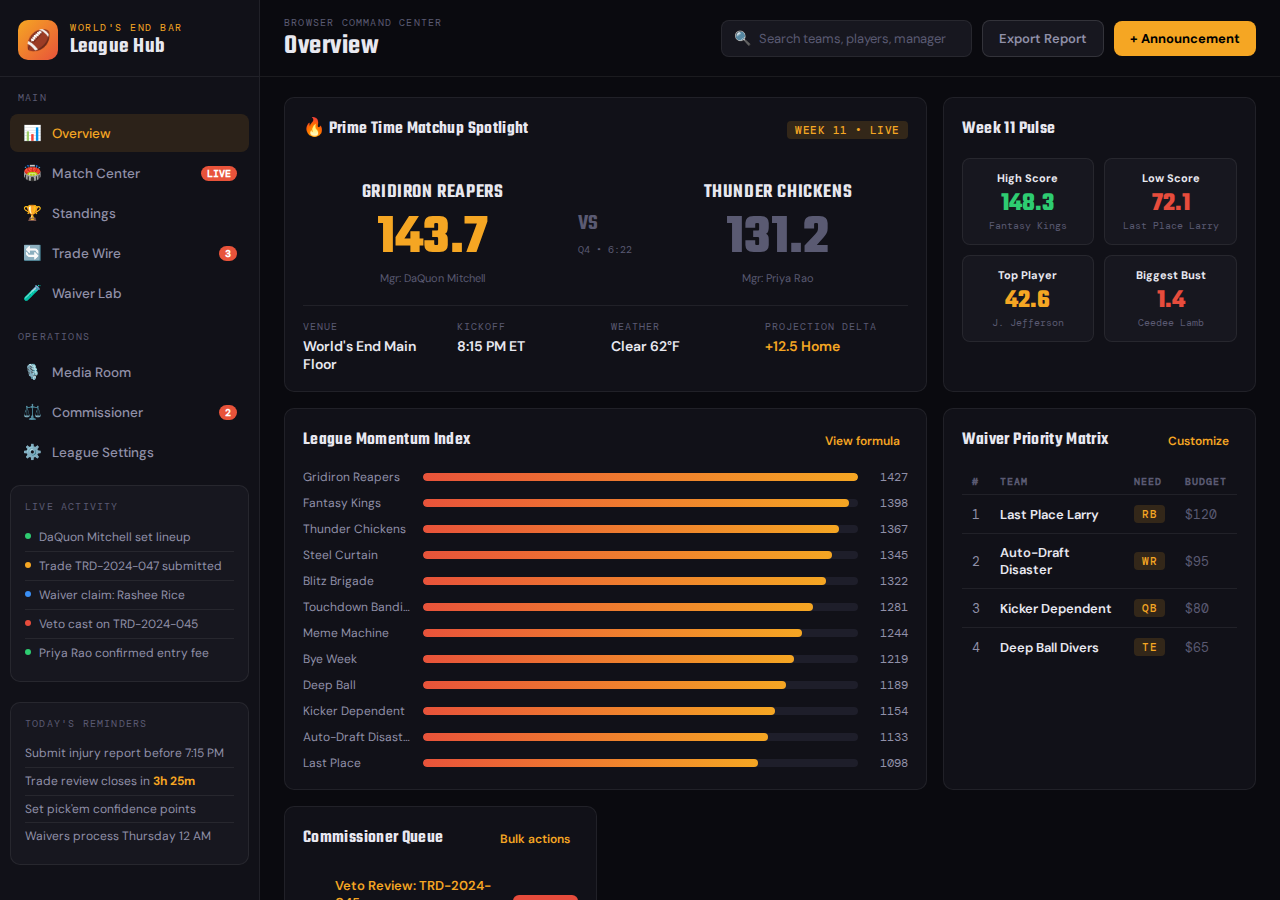
<file: index (2).html>
<!DOCTYPE html>
<html lang="en">
<head>
<meta charset="UTF-8">
<meta name="viewport" content="width=device-width, initial-scale=1.0">
<title>World's End — League Hub</title>
<link href="https://fonts.googleapis.com/css2?family=Teko:wght@400;500;600;700&family=DM+Sans:wght@300;400;500;600;700&family=DM+Mono:wght@400;500&display=swap" rel="stylesheet">
<style>
:root {
  --bg: #0a0a0f;
  --bg2: #111118;
  --bg3: #17171f;
  --bg4: #1e1e2a;
  --border: rgba(255,255,255,0.07);
  --border2: rgba(255,255,255,0.12);
  --text: #e8e8f0;
  --text2: #9090a8;
  --text3: #5a5a72;
  --accent: #f5a623;
  --accent2: #e8533a;
  --accent3: #3a8ff5;
  --green: #2ecc71;
  --red: #e74c3c;
  --purple: #9b59b6;
  --sidebar-w: 260px;
  --radius: 10px;
}

* { margin:0; padding:0; box-sizing:border-box; }

body {
  background: var(--bg);
  color: var(--text);
  font-family: 'DM Sans', sans-serif;
  font-size: 14px;
  height: 100vh;
  overflow: hidden;
  display: flex;
}

/* ── SIDEBAR ── */
.sidebar {
  width: var(--sidebar-w);
  background: var(--bg2);
  border-right: 1px solid var(--border);
  display: flex;
  flex-direction: column;
  flex-shrink: 0;
  overflow-y: auto;
  overflow-x: hidden;
}

.branding {
  padding: 20px 18px 16px;
  border-bottom: 1px solid var(--border);
  display: flex;
  align-items: center;
  gap: 12px;
}
.branding-icon {
  width: 40px; height: 40px;
  background: linear-gradient(135deg, var(--accent), var(--accent2));
  border-radius: 10px;
  display: flex; align-items: center; justify-content: center;
  font-size: 20px;
  flex-shrink: 0;
}
.branding-kicker {
  font-size: 10px;
  font-family: 'DM Mono', monospace;
  color: var(--accent);
  letter-spacing: 0.15em;
  text-transform: uppercase;
  line-height: 1;
  margin-bottom: 3px;
}
.branding h1 {
  font-family: 'Teko', sans-serif;
  font-size: 22px;
  font-weight: 600;
  letter-spacing: 0.02em;
  line-height: 1;
  color: var(--text);
}

.nav-section-label {
  padding: 14px 18px 6px;
  font-size: 10px;
  font-family: 'DM Mono', monospace;
  letter-spacing: 0.12em;
  text-transform: uppercase;
  color: var(--text3);
}

.nav {
  padding: 4px 10px;
  display: flex;
  flex-direction: column;
  gap: 2px;
}

.nav-item {
  display: flex;
  align-items: center;
  gap: 10px;
  padding: 9px 12px;
  border-radius: 8px;
  background: none;
  border: none;
  color: var(--text2);
  font-family: 'DM Sans', sans-serif;
  font-size: 13.5px;
  font-weight: 500;
  cursor: pointer;
  text-align: left;
  transition: all 0.15s;
  width: 100%;
}
.nav-item:hover { background: var(--bg3); color: var(--text); }
.nav-item.active {
  background: rgba(245,166,35,0.12);
  color: var(--accent);
}
.nav-item .nav-icon { font-size: 15px; width: 20px; text-align: center; }
.nav-item .nav-badge {
  margin-left: auto;
  background: var(--accent2);
  color: #fff;
  font-size: 10px;
  font-weight: 700;
  padding: 1px 6px;
  border-radius: 10px;
  font-family: 'DM Mono', monospace;
}

.sidebar-card {
  margin: 10px;
  background: var(--bg3);
  border: 1px solid var(--border);
  border-radius: var(--radius);
  padding: 14px;
}
.sidebar-card-title {
  font-size: 10px;
  font-family: 'DM Mono', monospace;
  letter-spacing: 0.12em;
  text-transform: uppercase;
  color: var(--text3);
  margin-bottom: 10px;
}
.activity-item {
  display: flex;
  align-items: flex-start;
  gap: 8px;
  padding: 6px 0;
  border-bottom: 1px solid var(--border);
  font-size: 12px;
  color: var(--text2);
}
.activity-item:last-child { border-bottom: none; }
.activity-dot {
  width: 6px; height: 6px;
  border-radius: 50%;
  margin-top: 4px;
  flex-shrink: 0;
}
.activity-dot.green { background: var(--green); }
.activity-dot.orange { background: var(--accent); }
.activity-dot.red { background: var(--red); }
.activity-dot.blue { background: var(--accent3); }

.reminder-item {
  font-size: 12px;
  color: var(--text2);
  padding: 5px 0;
  border-bottom: 1px solid var(--border);
  line-height: 1.4;
}
.reminder-item:last-child { border-bottom: none; }

/* ── MAIN ── */
.main {
  flex: 1;
  display: flex;
  flex-direction: column;
  overflow: hidden;
}

.header {
  display: flex;
  align-items: center;
  gap: 16px;
  padding: 16px 24px;
  border-bottom: 1px solid var(--border);
  background: var(--bg);
  flex-shrink: 0;
}
.header-left { flex: 1; }
.header-kicker {
  font-size: 10px;
  font-family: 'DM Mono', monospace;
  letter-spacing: 0.12em;
  text-transform: uppercase;
  color: var(--text3);
  margin-bottom: 3px;
}
.header h2 {
  font-family: 'Teko', sans-serif;
  font-size: 28px;
  font-weight: 600;
  line-height: 1;
  letter-spacing: 0.02em;
}
.header-actions { display: flex; align-items: center; gap: 10px; }
.search-wrap {
  display: flex; align-items: center; gap: 8px;
  background: var(--bg3);
  border: 1px solid var(--border);
  border-radius: 8px;
  padding: 0 12px;
}
.search-wrap input {
  background: none; border: none; outline: none;
  color: var(--text); font-family: 'DM Sans', sans-serif; font-size: 13px;
  width: 200px; padding: 9px 0;
}
.search-wrap input::placeholder { color: var(--text3); }
.btn {
  padding: 9px 16px;
  border-radius: 8px;
  font-family: 'DM Sans', sans-serif;
  font-size: 13px;
  font-weight: 600;
  cursor: pointer;
  border: none;
  transition: all 0.15s;
}
.btn-secondary {
  background: var(--bg3);
  border: 1px solid var(--border2);
  color: var(--text2);
}
.btn-secondary:hover { border-color: var(--accent); color: var(--accent); }
.btn-primary { background: var(--accent); color: #000; font-weight: 700; }
.btn-primary:hover { background: #f7b743; }
.btn-danger { background: var(--red); color: #fff; }
.btn-small { padding: 6px 12px; font-size: 12px; border-radius: 6px; }

.content {
  flex: 1;
  overflow-y: auto;
  padding: 20px 24px;
}

/* ── VIEWS ── */
.view { display: none; }
.view.active { display: block; }

/* ── CARDS ── */
.card {
  background: var(--bg2);
  border: 1px solid var(--border);
  border-radius: var(--radius);
  padding: 18px;
}
.card-title {
  font-family: 'Teko', sans-serif;
  font-size: 18px;
  font-weight: 600;
  letter-spacing: 0.02em;
  margin-bottom: 2px;
}
.card-header {
  display: flex;
  align-items: center;
  justify-content: space-between;
  margin-bottom: 14px;
}
.inline-btn {
  background: none; border: none; cursor: pointer;
  color: var(--accent); font-family: 'DM Sans', sans-serif;
  font-size: 12px; font-weight: 600;
  padding: 4px 8px; border-radius: 6px;
  transition: background 0.15s;
}
.inline-btn:hover { background: rgba(245,166,35,0.1); }

.badge {
  display: inline-block;
  padding: 2px 8px;
  border-radius: 4px;
  font-size: 11px;
  font-family: 'DM Mono', monospace;
  font-weight: 500;
  letter-spacing: 0.04em;
}
.badge-accent { background: rgba(245,166,35,0.15); color: var(--accent); }
.badge-green { background: rgba(46,204,113,0.15); color: var(--green); }
.badge-red { background: rgba(231,76,60,0.15); color: var(--red); }
.badge-blue { background: rgba(58,143,245,0.15); color: var(--accent3); }
.badge-purple { background: rgba(155,89,182,0.15); color: var(--purple); }

/* ── OVERVIEW ── */
.overview-grid {
  display: grid;
  grid-template-columns: 1fr 1fr 1fr;
  grid-template-rows: auto;
  gap: 16px;
}
.span2 { grid-column: span 2; }
.span3 { grid-column: span 3; }

.hero-scoreboard {
  display: flex;
  align-items: center;
  justify-content: space-around;
  padding: 20px 0;
  gap: 16px;
}
.hero-team { text-align: center; flex: 1; }
.hero-team-name {
  font-family: 'Teko', sans-serif;
  font-size: 20px;
  font-weight: 600;
  letter-spacing: 0.03em;
  color: var(--text);
  margin-bottom: 4px;
}
.hero-team-score {
  font-family: 'Teko', sans-serif;
  font-size: 56px;
  font-weight: 700;
  line-height: 1;
}
.hero-team-score.leading { color: var(--accent); }
.hero-vs {
  font-family: 'Teko', sans-serif;
  font-size: 22px;
  color: var(--text3);
  font-weight: 600;
}
.hero-meta-grid {
  display: grid;
  grid-template-columns: repeat(4, 1fr);
  gap: 12px;
  padding-top: 14px;
  border-top: 1px solid var(--border);
}
.hero-meta-kicker {
  font-size: 10px;
  font-family: 'DM Mono', monospace;
  text-transform: uppercase;
  letter-spacing: 0.1em;
  color: var(--text3);
  margin-bottom: 4px;
}
.hero-meta-value {
  font-size: 14px;
  font-weight: 600;
  color: var(--text);
}
.hero-meta-value.accent { color: var(--accent); }

/* momentum bars */
.bar-row {
  display: flex;
  align-items: center;
  gap: 10px;
  margin-bottom: 10px;
}
.bar-row:last-child { margin-bottom: 0; }
.bar-label { width: 110px; font-size: 12px; color: var(--text2); flex-shrink: 0; white-space: nowrap; overflow: hidden; text-overflow: ellipsis; }
.bar-track { flex: 1; background: var(--bg4); border-radius: 4px; height: 8px; overflow: hidden; }
.bar-fill {
  height: 100%;
  border-radius: 4px;
  background: linear-gradient(90deg, var(--accent2), var(--accent));
  transition: width 0.6s ease;
}
.bar-val { width: 40px; text-align: right; font-size: 12px; font-family: 'DM Mono', monospace; color: var(--text2); flex-shrink: 0; }

/* tables */
.data-table {
  width: 100%;
  border-collapse: collapse;
  font-size: 13px;
}
.data-table th {
  text-align: left;
  padding: 6px 10px;
  font-size: 10px;
  font-family: 'DM Mono', monospace;
  text-transform: uppercase;
  letter-spacing: 0.1em;
  color: var(--text3);
  border-bottom: 1px solid var(--border);
}
.data-table td {
  padding: 10px 10px;
  border-bottom: 1px solid var(--border);
  color: var(--text2);
}
.data-table tr:last-child td { border-bottom: none; }
.data-table tr:hover td { background: var(--bg3); color: var(--text); }
.data-table .td-name { color: var(--text); font-weight: 600; }
.data-table .td-mono { font-family: 'DM Mono', monospace; }

/* task list */
.task-item {
  display: flex;
  align-items: center;
  gap: 12px;
  padding: 10px 0;
  border-bottom: 1px solid var(--border);
}
.task-item:last-child { border-bottom: none; }
.task-icon { font-size: 16px; }
.task-body { flex: 1; }
.task-title { font-size: 13px; font-weight: 600; color: var(--text); margin-bottom: 2px; }
.task-sub { font-size: 11px; color: var(--text3); }
.task-action { font-size: 11px; }

/* story grid */
.story-grid {
  display: grid;
  grid-template-columns: repeat(3, 1fr);
  gap: 12px;
}
.story-item {
  background: var(--bg3);
  border: 1px solid var(--border);
  border-radius: 8px;
  padding: 14px;
}
.story-tag {
  font-size: 10px;
  font-family: 'DM Mono', monospace;
  text-transform: uppercase;
  letter-spacing: 0.1em;
  color: var(--accent);
  margin-bottom: 6px;
}
.story-headline {
  font-size: 13px;
  font-weight: 600;
  color: var(--text);
  line-height: 1.4;
  margin-bottom: 6px;
}
.story-meta { font-size: 11px; color: var(--text3); }

/* metrics grid */
.metrics-grid {
  display: grid;
  grid-template-columns: repeat(5, 1fr);
  gap: 12px;
}
.metric-box {
  background: var(--bg3);
  border: 1px solid var(--border);
  border-radius: 8px;
  padding: 12px;
  text-align: center;
}
.metric-team { font-size: 11px; font-weight: 700; color: var(--text); margin-bottom: 6px; white-space: nowrap; overflow: hidden; text-overflow: ellipsis; }
.metric-val {
  font-family: 'Teko', sans-serif;
  font-size: 26px;
  font-weight: 700;
  line-height: 1;
  margin-bottom: 2px;
}
.metric-val.green { color: var(--green); }
.metric-val.red { color: var(--red); }
.metric-val.accent { color: var(--accent); }
.metric-label { font-size: 10px; color: var(--text3); font-family: 'DM Mono', monospace; }

/* ── MATCH CENTER ── */
.matchups-grid { display: grid; grid-template-columns: 1fr 1fr; gap: 16px; }
.matchup-card {
  background: var(--bg2);
  border: 1px solid var(--border);
  border-radius: var(--radius);
  padding: 18px;
  transition: border-color 0.2s;
}
.matchup-card:hover { border-color: var(--accent); }
.matchup-card.featured { border-color: rgba(245,166,35,0.4); background: rgba(245,166,35,0.04); }
.matchup-header {
  display: flex; align-items: center; justify-content: space-between;
  margin-bottom: 14px;
}
.matchup-week { font-size: 10px; font-family: 'DM Mono', monospace; color: var(--text3); letter-spacing: 0.1em; }
.matchup-teams {
  display: flex; align-items: center; gap: 12px;
  margin-bottom: 12px;
}
.matchup-team { flex: 1; }
.matchup-team-name { font-family: 'Teko', sans-serif; font-size: 17px; font-weight: 600; color: var(--text); }
.matchup-team-manager { font-size: 11px; color: var(--text3); }
.matchup-score-block { text-align: center; flex-shrink: 0; }
.matchup-scores {
  display: flex; align-items: center; gap: 8px;
}
.matchup-score-val {
  font-family: 'Teko', sans-serif; font-size: 36px; font-weight: 700; line-height: 1;
}
.matchup-score-val.lead { color: var(--accent); }
.matchup-score-val.trail { color: var(--text3); }
.matchup-score-dash { color: var(--text3); font-family: 'Teko', sans-serif; font-size: 22px; }
.matchup-proj { font-size: 10px; font-family: 'DM Mono', monospace; color: var(--text3); text-align: center; margin-top: 2px; }
.matchup-players { margin-top: 12px; padding-top: 12px; border-top: 1px solid var(--border); }
.mp-row { display: flex; align-items: center; gap: 8px; padding: 5px 0; }
.mp-pos { width: 28px; text-align: center; font-size: 10px; font-family: 'DM Mono', monospace; color: var(--accent); font-weight: 700; }
.mp-name { flex: 1; font-size: 12px; color: var(--text); font-weight: 500; }
.mp-team { font-size: 11px; color: var(--text3); }
.mp-pts { font-family: 'DM Mono', monospace; font-size: 12px; color: var(--green); font-weight: 700; }
.mp-status { font-size: 10px; }

/* Live ticker */
.live-ticker {
  background: var(--bg3); border: 1px solid var(--border);
  border-radius: 8px; padding: 0 14px;
  display: flex; align-items: center; gap: 16px;
  height: 38px; overflow: hidden; margin-bottom: 16px;
}
.live-tag {
  background: var(--red); color: #fff; font-size: 10px; font-weight: 700;
  font-family: 'DM Mono', monospace; letter-spacing: 0.08em;
  padding: 2px 8px; border-radius: 4px; flex-shrink: 0;
}
.live-scroll {
  flex: 1; overflow: hidden; white-space: nowrap; font-size: 12px; color: var(--text2);
}
@keyframes tickerScroll {
  0% { transform: translateX(0); }
  100% { transform: translateX(-50%); }
}
.live-scroll-inner {
  display: inline-flex; gap: 40px;
  animation: tickerScroll 30s linear infinite;
}

/* ── STANDINGS ── */
.standings-wrap { display: grid; grid-template-columns: 1fr 320px; gap: 16px; }
.standings-table-wrap { }
.standing-row { display: grid; grid-template-columns: 30px 1fr 60px 60px 60px 80px 80px; align-items: center; gap: 8px; padding: 10px 14px; border-bottom: 1px solid var(--border); }
.standing-row.header { background: var(--bg3); border-radius: 8px 8px 0 0; border-bottom: 2px solid var(--border2); }
.standing-row.header span { font-size: 10px; font-family: 'DM Mono', monospace; text-transform: uppercase; letter-spacing: 0.08em; color: var(--text3); }
.standing-rank { font-family: 'Teko', sans-serif; font-size: 18px; color: var(--text3); font-weight: 600; }
.standing-rank.top { color: var(--accent); }
.standing-team-name { font-weight: 600; font-size: 13px; }
.standing-team-manager { font-size: 11px; color: var(--text3); }
.standing-num { font-family: 'DM Mono', monospace; font-size: 13px; text-align: center; }
.standing-num.win { color: var(--green); }
.standing-num.lose { color: var(--red); }
.standing-streak { font-size: 11px; font-family: 'DM Mono', monospace; padding: 2px 8px; border-radius: 4px; text-align: center; }
.standing-streak.w { background: rgba(46,204,113,0.15); color: var(--green); }
.standing-streak.l { background: rgba(231,76,60,0.15); color: var(--red); }
.standing-pts { font-family: 'DM Mono', monospace; font-size: 13px; text-align: right; }
.playoffs-line { border-top: 2px dashed rgba(245,166,35,0.4); margin: 0; }
.standings-sidebar-card { }

/* playoff race */
.playoff-bar-row { margin-bottom: 12px; }
.playoff-bar-label { display: flex; justify-content: space-between; margin-bottom: 4px; font-size: 12px; }
.playoff-bar-track { height: 10px; background: var(--bg4); border-radius: 5px; overflow: hidden; }
.playoff-bar-fill { height: 100%; border-radius: 5px; }

/* ── TRADE WIRE ── */
.trade-layout { display: grid; grid-template-columns: 1fr 380px; gap: 16px; }
.trade-item {
  background: var(--bg2); border: 1px solid var(--border); border-radius: var(--radius);
  padding: 16px; margin-bottom: 12px; transition: border-color 0.2s;
}
.trade-item:hover { border-color: var(--accent3); }
.trade-item.pending { border-left: 3px solid var(--accent); }
.trade-item.rejected { border-left: 3px solid var(--red); opacity: 0.7; }
.trade-item.completed { border-left: 3px solid var(--green); }
.trade-header { display: flex; align-items: center; justify-content: space-between; margin-bottom: 12px; }
.trade-id { font-family: 'DM Mono', monospace; font-size: 11px; color: var(--text3); }
.trade-teams { display: flex; align-items: center; gap: 16px; }
.trade-side { flex: 1; }
.trade-side-label { font-size: 10px; font-family: 'DM Mono', monospace; text-transform: uppercase; letter-spacing: 0.08em; color: var(--text3); margin-bottom: 6px; }
.trade-side-team { font-weight: 700; font-size: 13px; color: var(--text); margin-bottom: 4px; }
.trade-player-chip {
  display: inline-flex; align-items: center; gap: 6px;
  background: var(--bg3); border: 1px solid var(--border);
  border-radius: 6px; padding: 4px 8px; margin: 3px 3px 3px 0;
  font-size: 12px; color: var(--text2);
}
.trade-arrow { font-size: 20px; color: var(--accent3); flex-shrink: 0; }
.trade-footer { display: flex; align-items: center; justify-content: space-between; margin-top: 12px; padding-top: 12px; border-top: 1px solid var(--border); }
.trade-meta { font-size: 11px; color: var(--text3); }
.trade-actions { display: flex; gap: 8px; }

/* Trade calculator */
.calc-title { font-family: 'Teko', sans-serif; font-size: 18px; margin-bottom: 12px; }
.calc-side { background: var(--bg3); border: 1px solid var(--border); border-radius: 8px; padding: 12px; margin-bottom: 10px; }
.calc-side-label { font-size: 10px; font-family: 'DM Mono', monospace; text-transform: uppercase; letter-spacing: 0.08em; color: var(--text3); margin-bottom: 8px; }
.calc-player-row { display: flex; align-items: center; justify-content: space-between; padding: 6px 0; border-bottom: 1px solid var(--border); font-size: 12px; }
.calc-player-row:last-child { border-bottom: none; }
.calc-player-name { font-weight: 600; color: var(--text); }
.calc-player-val { font-family: 'DM Mono', monospace; color: var(--green); font-weight: 700; }
.calc-verdict {
  text-align: center; padding: 14px; background: var(--bg3); border-radius: 8px;
  border: 1px solid var(--border);
}
.calc-verdict-label { font-size: 11px; color: var(--text3); margin-bottom: 4px; }
.calc-verdict-result { font-family: 'Teko', sans-serif; font-size: 22px; font-weight: 700; }

/* ── WAIVER LAB ── */
.waiver-layout { display: grid; grid-template-columns: 1fr 320px; gap: 16px; }
.waiver-filters {
  display: flex; gap: 8px; margin-bottom: 14px; flex-wrap: wrap;
}
.filter-btn {
  padding: 6px 14px; border-radius: 20px; font-size: 12px; font-weight: 600;
  border: 1px solid var(--border2); background: var(--bg3);
  color: var(--text2); cursor: pointer; transition: all 0.15s;
  font-family: 'DM Sans', sans-serif;
}
.filter-btn:hover, .filter-btn.active { background: var(--accent); color: #000; border-color: var(--accent); }

.waiver-player-row {
  display: grid; grid-template-columns: 30px 1fr 70px 70px 70px 80px 100px;
  align-items: center; gap: 8px;
  padding: 10px 14px; border-bottom: 1px solid var(--border);
}
.waiver-player-row.header { background: var(--bg3); border-radius: 8px 8px 0 0; border-bottom: 2px solid var(--border2); }
.waiver-player-row.header span { font-size: 10px; font-family: 'DM Mono', monospace; text-transform: uppercase; letter-spacing: 0.08em; color: var(--text3); }
.waiver-rank { font-family: 'Teko', sans-serif; font-size: 16px; color: var(--text3); }
.w-pos-tag { display: inline-block; width: 28px; text-align: center; font-size: 10px; font-family: 'DM Mono', monospace; font-weight: 700; padding: 2px 0; border-radius: 4px; }
.w-pos-tag.QB { background: rgba(245,166,35,0.15); color: var(--accent); }
.w-pos-tag.RB { background: rgba(46,204,113,0.15); color: var(--green); }
.w-pos-tag.WR { background: rgba(58,143,245,0.15); color: var(--accent3); }
.w-pos-tag.TE { background: rgba(155,89,182,0.15); color: var(--purple); }
.w-pos-tag.K  { background: rgba(232,83,58,0.15); color: var(--accent2); }
.w-pts { font-family: 'DM Mono', monospace; font-size: 13px; }
.w-trend { font-size: 11px; }
.w-trend.up { color: var(--green); }
.w-trend.down { color: var(--red); }
.waiver-add-btn {
  padding: 5px 12px; border-radius: 6px; font-size: 11px; font-weight: 700;
  background: rgba(58,143,245,0.15); border: 1px solid rgba(58,143,245,0.3);
  color: var(--accent3); cursor: pointer; font-family: 'DM Sans', sans-serif;
  transition: all 0.15s; white-space: nowrap;
}
.waiver-add-btn:hover { background: var(--accent3); color: #fff; }

/* insights */
.insight-item {
  display: flex; align-items: flex-start; gap: 10px;
  padding: 10px 0; border-bottom: 1px solid var(--border);
}
.insight-item:last-child { border-bottom: none; }
.insight-icon { font-size: 18px; flex-shrink: 0; }
.insight-title { font-size: 13px; font-weight: 600; color: var(--text); margin-bottom: 2px; }
.insight-body { font-size: 12px; color: var(--text2); line-height: 1.4; }

/* ── MEDIA ROOM ── */
.media-grid { display: grid; grid-template-columns: 1fr 1fr 1fr; gap: 16px; margin-bottom: 16px; }
.media-card {
  background: var(--bg2); border: 1px solid var(--border); border-radius: var(--radius); overflow: hidden;
}
.media-thumb {
  height: 120px;
  display: flex; align-items: center; justify-content: center;
  font-size: 40px;
  position: relative;
}
.media-thumb.podcast { background: linear-gradient(135deg, #1a0a2e, #2d1a4a); }
.media-thumb.video { background: linear-gradient(135deg, #0a1a2e, #1a3a5a); }
.media-thumb.article { background: linear-gradient(135deg, #1a0a0a, #3a1a1a); }
.media-play-btn {
  position: absolute; bottom: 10px; right: 10px;
  background: rgba(255,255,255,0.15); border: none; color: #fff;
  font-size: 11px; padding: 4px 10px; border-radius: 20px; cursor: pointer;
}
.media-body { padding: 14px; }
.media-tag { font-size: 10px; font-family: 'DM Mono', monospace; color: var(--accent); text-transform: uppercase; letter-spacing: 0.1em; margin-bottom: 6px; }
.media-title { font-size: 14px; font-weight: 700; color: var(--text); margin-bottom: 6px; line-height: 1.35; }
.media-meta { font-size: 11px; color: var(--text3); }

.poll-card { background: var(--bg2); border: 1px solid var(--border); border-radius: var(--radius); padding: 18px; }
.poll-q { font-size: 15px; font-weight: 700; color: var(--text); margin-bottom: 14px; }
.poll-option { margin-bottom: 10px; }
.poll-opt-label { display: flex; justify-content: space-between; font-size: 13px; margin-bottom: 4px; }
.poll-opt-name { color: var(--text); }
.poll-opt-pct { font-family: 'DM Mono', monospace; color: var(--text2); font-size: 12px; }
.poll-track { height: 8px; background: var(--bg4); border-radius: 4px; overflow: hidden; }
.poll-fill { height: 100%; border-radius: 4px; background: linear-gradient(90deg, var(--accent2), var(--accent)); }

/* chat */
.chat-wrap { display: grid; grid-template-columns: 1fr 320px; gap: 16px; }
.chat-messages { background: var(--bg2); border: 1px solid var(--border); border-radius: var(--radius); padding: 14px; height: 300px; overflow-y: auto; display: flex; flex-direction: column; gap: 10px; }
.chat-msg { display: flex; gap: 10px; }
.chat-msg.own { flex-direction: row-reverse; }
.chat-avatar { width: 30px; height: 30px; border-radius: 50%; display: flex; align-items: center; justify-content: center; font-size: 12px; font-weight: 700; flex-shrink: 0; }
.chat-bubble {
  max-width: 70%; background: var(--bg3); border: 1px solid var(--border);
  border-radius: 10px; padding: 8px 12px;
}
.chat-msg.own .chat-bubble { background: rgba(245,166,35,0.12); border-color: rgba(245,166,35,0.2); }
.chat-msg-name { font-size: 10px; font-family: 'DM Mono', monospace; color: var(--text3); margin-bottom: 3px; }
.chat-msg-text { font-size: 13px; color: var(--text); line-height: 1.4; }
.chat-input-row { display: flex; gap: 8px; margin-top: 10px; }
.chat-input {
  flex: 1; background: var(--bg3); border: 1px solid var(--border); border-radius: 8px;
  padding: 9px 14px; color: var(--text); font-family: 'DM Sans', sans-serif; font-size: 13px; outline: none;
}
.chat-input::placeholder { color: var(--text3); }
.chat-input:focus { border-color: var(--accent); }

/* ── COMMISSIONER ── */
.comm-layout { display: grid; grid-template-columns: 1fr 1fr; gap: 16px; }
.comm-full { grid-column: span 2; }
.comm-action-item {
  display: flex; align-items: center; gap: 12px;
  padding: 12px 0; border-bottom: 1px solid var(--border);
}
.comm-action-item:last-child { border-bottom: none; }
.comm-action-icon { font-size: 22px; width: 36px; text-align: center; flex-shrink: 0; }
.comm-action-body { flex: 1; }
.comm-action-title { font-weight: 600; font-size: 14px; color: var(--text); }
.comm-action-sub { font-size: 12px; color: var(--text3); margin-top: 2px; }
.comm-action-btn { flex-shrink: 0; }

.violation-item {
  background: var(--bg3); border: 1px solid var(--border); border-radius: 8px;
  padding: 12px 14px; margin-bottom: 8px;
  display: flex; align-items: center; gap: 12px;
}
.violation-icon { font-size: 18px; }
.violation-body { flex: 1; }
.violation-title { font-size: 13px; font-weight: 600; color: var(--text); }
.violation-sub { font-size: 11px; color: var(--text3); margin-top: 2px; }
.violation-severity { font-size: 11px; font-family: 'DM Mono', monospace; }

/* ── SETTINGS ── */
.settings-grid { display: grid; grid-template-columns: 1fr 1fr; gap: 16px; }
.settings-section { }
.settings-row {
  display: flex; align-items: center; justify-content: space-between;
  padding: 12px 0; border-bottom: 1px solid var(--border);
}
.settings-row:last-child { border-bottom: none; }
.settings-label { font-size: 13px; color: var(--text); font-weight: 500; }
.settings-sub { font-size: 11px; color: var(--text3); margin-top: 2px; }
.settings-val { font-size: 13px; font-family: 'DM Mono', monospace; color: var(--accent); }
.toggle {
  width: 40px; height: 22px; border-radius: 11px;
  background: var(--bg4); border: 1px solid var(--border2);
  cursor: pointer; position: relative; transition: background 0.2s;
}
.toggle.on { background: var(--accent); border-color: var(--accent); }
.toggle::after {
  content: ''; position: absolute; top: 2px; left: 2px;
  width: 16px; height: 16px; border-radius: 50%; background: #fff;
  transition: left 0.2s;
}
.toggle.on::after { left: 20px; }
select.settings-select {
  background: var(--bg3); border: 1px solid var(--border2); color: var(--text);
  font-family: 'DM Sans', sans-serif; font-size: 12px; padding: 5px 10px;
  border-radius: 6px; outline: none; cursor: pointer;
}
select.settings-select:focus { border-color: var(--accent); }

/* scrollbar */
::-webkit-scrollbar { width: 6px; }
::-webkit-scrollbar-track { background: transparent; }
::-webkit-scrollbar-thumb { background: var(--bg4); border-radius: 3px; }
::-webkit-scrollbar-thumb:hover { background: var(--border2); }

/* section header row */
.section-divider {
  display: flex; align-items: center; gap: 14px; margin-bottom: 14px;
}
.section-divider-title {
  font-family: 'Teko', sans-serif; font-size: 22px; font-weight: 600;
  letter-spacing: 0.02em; white-space: nowrap;
}
.section-divider-line { flex: 1; height: 1px; background: var(--border); }

/* stat pill */
.stat-pill {
  display: inline-flex; align-items: center; gap: 4px;
  background: var(--bg3); border: 1px solid var(--border);
  border-radius: 20px; padding: 3px 10px; font-size: 11px; color: var(--text2);
}
.stat-pill strong { color: var(--text); font-size: 12px; }

/* color highlight rows */
.highlight-gold { background: rgba(245,166,35,0.06); }
</style>
</head>
<body>

<aside class="sidebar">
  <div class="branding">
    <div class="branding-icon">🏈</div>
    <div>
      <p class="branding-kicker">World's End Bar</p>
      <h1>League Hub</h1>
    </div>
  </div>

  <p class="nav-section-label">Main</p>
  <nav class="nav">
    <button class="nav-item active" data-view="overview"><span class="nav-icon">📊</span> Overview</button>
    <button class="nav-item" data-view="match-center"><span class="nav-icon">🏟️</span> Match Center <span class="nav-badge">LIVE</span></button>
    <button class="nav-item" data-view="standings"><span class="nav-icon">🏆</span> Standings</button>
    <button class="nav-item" data-view="trade-wire"><span class="nav-icon">🔄</span> Trade Wire <span class="nav-badge">3</span></button>
    <button class="nav-item" data-view="waiver-lab"><span class="nav-icon">🧪</span> Waiver Lab</button>
  </nav>
  <p class="nav-section-label">Operations</p>
  <nav class="nav">
    <button class="nav-item" data-view="media-room"><span class="nav-icon">🎙️</span> Media Room</button>
    <button class="nav-item" data-view="commissioner"><span class="nav-icon">⚖️</span> Commissioner <span class="nav-badge">2</span></button>
    <button class="nav-item" data-view="settings"><span class="nav-icon">⚙️</span> League Settings</button>
  </nav>

  <div class="sidebar-card">
    <p class="sidebar-card-title">Live Activity</p>
    <div id="activityFeed"></div>
  </div>

  <div class="sidebar-card">
    <p class="sidebar-card-title">Today's Reminders</p>
    <p class="reminder-item">Submit injury report before 7:15 PM</p>
    <p class="reminder-item">Trade review closes in <strong style="color:var(--accent)">3h 25m</strong></p>
    <p class="reminder-item">Set pick'em confidence points</p>
    <p class="reminder-item">Waivers process Thursday 12 AM</p>
  </div>
</aside>

<div class="main">
  <header class="header">
    <div class="header-left">
      <p class="header-kicker">Browser Command Center</p>
      <h2 id="pageTitle">Overview</h2>
    </div>
    <div class="header-actions">
      <div class="search-wrap">
        <span style="color:var(--text3)">🔍</span>
        <input type="search" placeholder="Search teams, players, managers…">
      </div>
      <button class="btn btn-secondary">Export Report</button>
      <button class="btn btn-primary">+ Announcement</button>
    </div>
  </header>

  <div class="content">

    <!-- ═══════════ OVERVIEW ═══════════ -->
    <div class="view active" id="view-overview">
      <div class="overview-grid">

        <!-- Hero matchup -->
        <article class="card span2">
          <div class="card-header">
            <span class="card-title">🔥 Prime Time Matchup Spotlight</span>
            <span class="badge badge-accent">WEEK 11 • LIVE</span>
          </div>
          <div class="hero-scoreboard">
            <div class="hero-team">
              <div class="hero-team-name">GRIDIRON REAPERS</div>
              <div class="hero-team-score leading">143.7</div>
              <div style="font-size:11px;color:var(--text3);margin-top:4px">Mgr: DaQuon Mitchell</div>
            </div>
            <div>
              <div class="hero-vs">VS</div>
              <div style="font-size:10px;font-family:'DM Mono',monospace;color:var(--text3);margin-top:4px">Q4 • 6:22</div>
            </div>
            <div class="hero-team">
              <div class="hero-team-name">THUNDER CHICKENS</div>
              <div class="hero-team-score" style="color:var(--text3)">131.2</div>
              <div style="font-size:11px;color:var(--text3);margin-top:4px">Mgr: Priya Rao</div>
            </div>
          </div>
          <div class="hero-meta-grid">
            <div><p class="hero-meta-kicker">Venue</p><p class="hero-meta-value">World's End Main Floor</p></div>
            <div><p class="hero-meta-kicker">Kickoff</p><p class="hero-meta-value">8:15 PM ET</p></div>
            <div><p class="hero-meta-kicker">Weather</p><p class="hero-meta-value">Clear 62°F</p></div>
            <div><p class="hero-meta-kicker">Projection Delta</p><p class="hero-meta-value accent">+12.5 Home</p></div>
          </div>
        </article>

        <!-- Stat highlight boxes -->
        <article class="card">
          <div class="card-header"><span class="card-title">Week 11 Pulse</span></div>
          <div style="display:grid;grid-template-columns:1fr 1fr;gap:10px">
            <div class="metric-box"><div class="metric-team">High Score</div><div class="metric-val green">148.3</div><div class="metric-label">Fantasy Kings</div></div>
            <div class="metric-box"><div class="metric-team">Low Score</div><div class="metric-val red">72.1</div><div class="metric-label">Last Place Larry</div></div>
            <div class="metric-box"><div class="metric-team">Top Player</div><div class="metric-val accent">42.6</div><div class="metric-label">J. Jefferson</div></div>
            <div class="metric-box"><div class="metric-team">Biggest Bust</div><div class="metric-val red">1.4</div><div class="metric-label">Ceedee Lamb</div></div>
          </div>
        </article>

        <!-- Momentum chart -->
        <article class="card span2">
          <div class="card-header"><span class="card-title">League Momentum Index</span><button class="inline-btn">View formula</button></div>
          <div id="momentumChart"></div>
        </article>

        <!-- Waiver Priority Matrix -->
        <article class="card">
          <div class="card-header"><span class="card-title">Waiver Priority Matrix</span><button class="inline-btn">Customize</button></div>
          <table class="data-table" id="waiverTable">
            <thead><tr><th>#</th><th>Team</th><th>Need</th><th>Budget</th></tr></thead>
            <tbody id="waiverTableBody"></tbody>
          </table>
        </article>

        <!-- Commissioner Queue -->
        <article class="card">
          <div class="card-header"><span class="card-title">Commissioner Queue</span><button class="inline-btn">Bulk actions</button></div>
          <div id="commQueue"></div>
        </article>

        <!-- Storylines -->
        <article class="card span3">
          <div class="card-header"><span class="card-title">Cross-League Storylines</span><button class="inline-btn">Open newsroom</button></div>
          <div class="story-grid" id="storyGrid"></div>
        </article>

        <!-- Data Center -->
        <article class="card span3">
          <div class="card-header"><span class="card-title">Data Center: Team Health & Efficiency</span><button class="inline-btn">Download CSV</button></div>
          <div class="metrics-grid" id="metricsGrid"></div>
        </article>

      </div>
    </div><!-- /overview -->

    <!-- ═══════════ MATCH CENTER ═══════════ -->
    <div class="view" id="view-match-center">
      <div class="live-ticker">
        <span class="live-tag">● LIVE</span>
        <div class="live-scroll"><span class="live-scroll-inner" id="tickerInner"></span></div>
      </div>

      <div class="section-divider"><span class="section-divider-title">Featured Matchup</span><div class="section-divider-line"></div></div>
      <div style="margin-bottom:20px" id="featuredMatchup"></div>

      <div class="section-divider"><span class="section-divider-title">All Week 11 Matchups</span><div class="section-divider-line"></div><span class="badge badge-accent">6 Games</span></div>
      <div class="matchups-grid" id="matchupsGrid"></div>
    </div>

    <!-- ═══════════ STANDINGS ═══════════ -->
    <div class="view" id="view-standings">
      <div class="standings-wrap">
        <div>
          <div class="card" style="padding:0;overflow:hidden">
            <div id="standingsTable"></div>
          </div>
        </div>
        <div style="display:flex;flex-direction:column;gap:16px">
          <div class="card">
            <div class="card-header"><span class="card-title">Playoff Race</span><span class="badge badge-green">Top 6 Qualify</span></div>
            <div id="playoffRace"></div>
          </div>
          <div class="card">
            <div class="card-header"><span class="card-title">Points Leaders</span></div>
            <div id="pointsLeaders"></div>
          </div>
          <div class="card">
            <div class="card-header"><span class="card-title">Last 3 Weeks Form</span></div>
            <div id="formGuide"></div>
          </div>
        </div>
      </div>
    </div>

    <!-- ═══════════ TRADE WIRE ═══════════ -->
    <div class="view" id="view-trade-wire">
      <div class="trade-layout">
        <div>
          <div class="section-divider" style="margin-bottom:14px"><span class="section-divider-title">Pending Trades</span><div class="section-divider-line"></div><span class="badge badge-accent">3 Pending</span></div>
          <div id="pendingTrades"></div>
          <div class="section-divider" style="margin-bottom:14px;margin-top:20px"><span class="section-divider-title">Recent History</span><div class="section-divider-line"></div></div>
          <div id="completedTrades"></div>
        </div>
        <div style="display:flex;flex-direction:column;gap:14px">
          <div class="card">
            <p class="calc-title">⚖️ Trade Calculator</p>
            <div class="calc-side">
              <p class="calc-side-label">Team A Sending</p>
              <div class="calc-player-row"><span class="calc-player-name">Davante Adams</span><span class="calc-player-val">88.4</span></div>
              <div class="calc-player-row"><span class="calc-player-name">Tony Pollard</span><span class="calc-player-val">71.2</span></div>
              <div class="calc-player-row" style="border-top:1px solid var(--border);padding-top:6px"><span style="font-weight:700;font-size:13px;color:var(--text)">Total</span><span class="calc-player-val" style="font-size:16px">159.6</span></div>
            </div>
            <div style="text-align:center;padding:4px 0;font-size:18px">⇅</div>
            <div class="calc-side">
              <p class="calc-side-label">Team B Sending</p>
              <div class="calc-player-row"><span class="calc-player-name">Stefon Diggs</span><span class="calc-player-val" style="color:var(--green)">91.7</span></div>
              <div class="calc-player-row"><span class="calc-player-name">D'Andre Swift</span><span class="calc-player-val" style="color:var(--green)">78.3</span></div>
              <div class="calc-player-row" style="border-top:1px solid var(--border);padding-top:6px"><span style="font-weight:700;font-size:13px;color:var(--text)">Total</span><span class="calc-player-val" style="font-size:16px;color:var(--green)">170.0</span></div>
            </div>
            <div class="calc-verdict" style="margin-top:12px">
              <div class="calc-verdict-label">Verdict</div>
              <div class="calc-verdict-result" style="color:var(--green)">SLIGHT ADVANTAGE — TEAM B</div>
              <div style="font-size:11px;color:var(--text3);margin-top:4px">Delta: +10.4 pts value</div>
            </div>
          </div>
          <div class="card">
            <div class="card-header"><span class="card-title">Most Traded Players</span></div>
            <div id="mostTraded"></div>
          </div>
        </div>
      </div>
    </div>

    <!-- ═══════════ WAIVER LAB ═══════════ -->
    <div class="view" id="view-waiver-lab">
      <div class="waiver-layout">
        <div>
          <div style="display:flex;align-items:center;justify-content:space-between;margin-bottom:12px">
            <div class="waiver-filters">
              <button class="filter-btn active">All</button>
              <button class="filter-btn">QB</button>
              <button class="filter-btn">RB</button>
              <button class="filter-btn">WR</button>
              <button class="filter-btn">TE</button>
              <button class="filter-btn">K</button>
              <button class="filter-btn">DEF</button>
            </div>
            <div style="display:flex;gap:8px">
              <span class="stat-pill">Waivers process <strong>Thu 12 AM</strong></span>
              <span class="stat-pill">Budget: <strong style="color:var(--accent)">$850</strong></span>
            </div>
          </div>
          <div class="card" style="padding:0;overflow:hidden">
            <div id="waiverList"></div>
          </div>
        </div>
        <div style="display:flex;flex-direction:column;gap:14px">
          <div class="card">
            <div class="card-header"><span class="card-title">🧠 AI Insights</span><span class="badge badge-blue">GPT-Powered</span></div>
            <div id="waiverInsights"></div>
          </div>
          <div class="card">
            <div class="card-header"><span class="card-title">My Waiver Claims</span></div>
            <div id="myClaims"></div>
          </div>
        </div>
      </div>
    </div>

    <!-- ═══════════ MEDIA ROOM ═══════════ -->
    <div class="view" id="view-media-room">
      <div class="section-divider" style="margin-bottom:14px"><span class="section-divider-title">Latest Content</span><div class="section-divider-line"></div></div>
      <div class="media-grid" id="mediaGrid"></div>

      <div style="display:grid;grid-template-columns:1fr 1fr;gap:16px;margin-bottom:16px">
        <div class="poll-card" id="pollCard"></div>
        <div class="card">
          <div class="card-header"><span class="card-title">Power Rankings — Week 11</span><button class="inline-btn">History</button></div>
          <div id="powerRankings"></div>
        </div>
      </div>

      <div class="chat-wrap">
        <div class="card" style="padding:0;overflow:hidden">
          <div style="padding:14px;border-bottom:1px solid var(--border)"><span class="card-title">💬 League Chat</span></div>
          <div class="chat-messages" id="chatMessages"></div>
          <div style="padding:10px 14px;border-top:1px solid var(--border)">
            <div class="chat-input-row">
              <input class="chat-input" placeholder="Send a message to the league…" />
              <button class="btn btn-primary btn-small">Send</button>
            </div>
          </div>
        </div>
        <div class="card">
          <div class="card-header"><span class="card-title">Notable Moments</span></div>
          <div id="notableMoments"></div>
        </div>
      </div>
    </div>

    <!-- ═══════════ COMMISSIONER ═══════════ -->
    <div class="view" id="view-commissioner">
      <div class="comm-layout">
        <div class="card">
          <div class="card-header"><span class="card-title">🚨 Pending Actions</span><span class="badge badge-red">2 Urgent</span></div>
          <div id="pendingActions"></div>
        </div>
        <div class="card">
          <div class="card-header"><span class="card-title">🔧 Quick Tools</span></div>
          <div id="quickTools"></div>
        </div>
        <div class="card">
          <div class="card-header"><span class="card-title">📋 Violation Log</span><button class="inline-btn">Clear all</button></div>
          <div id="violationLog"></div>
        </div>
        <div class="card">
          <div class="card-header"><span class="card-title">📣 Announcements</span><button class="btn btn-primary btn-small">+ New</button></div>
          <div id="announcements"></div>
        </div>
        <div class="card comm-full">
          <div class="card-header"><span class="card-title">📊 League Audit — Season Overview</span><button class="inline-btn">Full report</button></div>
          <div style="display:grid;grid-template-columns:repeat(6,1fr);gap:12px" id="auditStats"></div>
        </div>
      </div>
    </div>

    <!-- ═══════════ SETTINGS ═══════════ -->
    <div class="view" id="view-settings">
      <div class="settings-grid">
        <div class="card">
          <div class="card-header"><span class="card-title">⚙️ Scoring Settings</span></div>
          <div id="scoringSettings"></div>
        </div>
        <div class="card">
          <div class="card-header"><span class="card-title">📅 Season Schedule</span></div>
          <div id="scheduleSettings"></div>
        </div>
        <div class="card">
          <div class="card-header"><span class="card-title">🔀 Roster & Lineup</span></div>
          <div id="rosterSettings"></div>
        </div>
        <div class="card">
          <div class="card-header"><span class="card-title">💰 Draft & Money</span></div>
          <div id="draftSettings"></div>
        </div>
        <div class="card">
          <div class="card-header"><span class="card-title">🔔 Notifications</span></div>
          <div id="notifSettings"></div>
        </div>
        <div class="card">
          <div class="card-header"><span class="card-title">🔒 Privacy & Access</span></div>
          <div id="privacySettings"></div>
        </div>
      </div>
    </div>

  </div><!-- /content -->
</div><!-- /main -->

<script>
// ─── DATA ───────────────────────────────────────────────────────────
const teams = [
  { name: "Gridiron Reapers",   manager: "DaQuon Mitchell", w:8, l:2, pf:1426.8, pa:1298.3, streak:"W3", rank:1 },
  { name: "Fantasy Kings",      manager: "Marcus Webb",      w:7, l:3, pf:1398.4, pa:1312.1, streak:"W2", rank:2 },
  { name: "Thunder Chickens",   manager: "Priya Rao",        w:7, l:3, pf:1367.2, pa:1340.8, streak:"L1", rank:3 },
  { name: "Steel Curtain FC",   manager: "Tyrell Booker",    w:6, l:4, pf:1344.7, pa:1289.5, streak:"W1", rank:4 },
  { name: "Blitz Brigade",      manager: "Sam Cho",          w:6, l:4, pf:1322.1, pa:1301.4, streak:"W4", rank:5 },
  { name: "Touchdown Bandits",  manager: "Lena Vasquez",     w:5, l:5, pf:1280.9, pa:1355.2, streak:"L2", rank:6 },
  { name: "Meme Machine",       manager: "Devon Clarke",     w:4, l:6, pf:1244.3, pa:1398.1, streak:"L3", rank:7 },
  { name: "Bye Week Enjoyers",  manager: "Keisha Tran",      w:4, l:6, pf:1218.6, pa:1401.2, streak:"W1", rank:8 },
  { name: "Deep Ball Divers",   manager: "Russ Hoffman",     w:3, l:7, pf:1189.4, pa:1422.7, streak:"L2", rank:9 },
  { name: "Kicker Dependent",   manager: "Aisha Monroe",     w:2, l:8, pf:1154.1, pa:1488.9, streak:"L5", rank:10 },
  { name: "Auto-Draft Disaster",manager: "Jake Patel",       w:2, l:8, pf:1132.7, pa:1467.3, streak:"L4", rank:11 },
  { name: "Last Place Larry",   manager: "Connor Miles",     w:1, l:9, pf:1098.3, pa:1502.8, streak:"L6", rank:12 },
];

const matchups = [
  { home: teams[0], homeScore: 143.7, away: teams[2], awayScore: 131.2, projHome: 152.1, projAway: 138.4, featured: true },
  { home: teams[1], homeScore: 148.3, away: teams[3], awayScore: 119.8, projHome: 144.2, projAway: 128.0 },
  { home: teams[4], homeScore: 112.4, away: teams[5], awayScore: 124.6, projHome: 138.5, projAway: 121.3 },
  { home: teams[6], homeScore: 98.2,  away: teams[7], awayScore: 103.7, projHome: 118.4, projAway: 110.2 },
  { home: teams[8], homeScore: 88.6,  away: teams[9], awayScore: 72.1,  projHome: 112.3, projAway: 105.8 },
  { home: teams[10],homeScore: 94.3,  away: teams[11],awayScore: 80.5,  projHome: 120.1, projAway: 98.4 },
];

const waiverPlayers = [
  { rank:1, name:"Rashee Rice",      nfl:"KC",   pos:"WR", pts:24.8, owned:"34%", trend:"up",   faab:"$38" },
  { rank:2, name:"Jaylen Warren",    nfl:"PIT",  pos:"RB", pts:22.1, owned:"28%", trend:"up",   faab:"$31" },
  { rank:3, name:"Elijah Moore",     nfl:"CLE",  pos:"WR", pts:18.4, owned:"41%", trend:"up",   faab:"$22" },
  { rank:4, name:"Juwan Johnson",    nfl:"NO",   pos:"TE", pts:16.7, owned:"19%", trend:"up",   faab:"$18" },
  { rank:5, name:"Zach Charbonnet",  nfl:"SEA",  pos:"RB", pts:21.3, owned:"62%", trend:"down", faab:"$15" },
  { rank:6, name:"Demario Douglas",  nfl:"NE",   pos:"WR", pts:14.2, owned:"12%", trend:"up",   faab:"$14" },
  { rank:7, name:"Romeo Doubs",      nfl:"GB",   pos:"WR", pts:13.8, owned:"44%", trend:"down", faab:"$10" },
  { rank:8, name:"Jake Ferguson",    nfl:"DAL",  pos:"TE", pts:12.4, owned:"58%", trend:"up",   faab:"$9" },
  { rank:9, name:"Tyler Huntley",    nfl:"BAL",  pos:"QB", pts:18.9, owned:"8%",  trend:"up",   faab:"$7" },
  { rank:10,name:"Tank Dell",        nfl:"HOU",  pos:"WR", pts:11.2, owned:"22%", trend:"down", faab:"$6" },
];

const trades = [
  {
    id:"TRD-2024-047", status:"pending",
    teamA:"Gridiron Reapers", sendA:["Davante Adams","Tony Pollard"],
    teamB:"Thunder Chickens", sendB:["Stefon Diggs","D'Andre Swift"],
    submitted:"2h ago", deadline:"14h 32m", vetoes:0
  },
  {
    id:"TRD-2024-046", status:"pending",
    teamA:"Fantasy Kings", sendA:["Travis Kelce"],
    teamB:"Steel Curtain FC", sendB:["Sam LaPorta","Puka Nacua"],
    submitted:"5h ago", deadline:"11h 10m", vetoes:1
  },
  {
    id:"TRD-2024-045", status:"pending",
    teamA:"Blitz Brigade", sendA:["Derrick Henry","Dontayvion Wicks"],
    teamB:"Meme Machine", sendB:["CeeDee Lamb"],
    submitted:"8h ago", deadline:"8h 55m", vetoes:2
  },
  {
    id:"TRD-2024-044", status:"completed",
    teamA:"Bye Week Enjoyers", sendA:["Justin Herbert"],
    teamB:"Kicker Dependent", sendB:["Christian McCaffrey","Mike Evans"],
    submitted:"3 days ago", deadline:"—", vetoes:0
  },
  {
    id:"TRD-2024-043", status:"rejected",
    teamA:"Deep Ball Divers", sendA:["AJ Brown","Jaylen Waddle"],
    teamB:"Last Place Larry", sendB:["Josh Allen"],
    submitted:"5 days ago", deadline:"—", vetoes:4
  },
];

const stories = [
  { tag:"Injury Report", headline:"CMC ruled out Week 11 — massive blow for Bye Week Enjoyers', Kicker Dependent panic", time:"14m ago" },
  { tag:"Trade Alert",   headline:"Gridiron Reapers and Thunder Chickens swap receiving corps in blockbuster deal", time:"2h ago" },
  { tag:"Hot Streak",    headline:"Blitz Brigade's Sam Cho riding 4-game W streak into must-watch Week 11 matchup", time:"4h ago" },
  { tag:"Waiver Wire",   headline:"Rashee Rice's breakout targets him as the top FAAB priority this week", time:"6h ago" },
  { tag:"Commissioner",  headline:"Commish drops emergency roster announcement — expanded IR to 3 spots for Week 11+", time:"8h ago" },
  { tag:"Power Move",    headline:"Last Place Larry attempts tanking theory — benches full healthy lineup strategically", time:"1d ago" },
];

const mediaContent = [
  { type:"podcast", emoji:"🎙️", tag:"Podcast", title:"Week 11 Preview: Who Has the Edge?", meta:"World's End Pod • 52 min", btn:"Play" },
  { type:"video",   emoji:"📹", tag:"Video",   title:"Full Draft Retrospective — Who Won and Lost", meta:"World's End TV • 28 min", btn:"Watch" },
  { type:"article", emoji:"📝", tag:"Article", title:"The Trade That Could Define the Season: Reapers vs Chickens", meta:"The Hub Dispatch • 6 min read", btn:"Read" },
  { type:"podcast", emoji:"🎙️", tag:"Podcast", title:"Waiver Wire Deep Dive — Week 11 Pickups", meta:"World's End Pod • 38 min", btn:"Play" },
  { type:"video",   emoji:"📹", tag:"Video",   title:"Biggest Busts & Booms: A Mid-Season Recap", meta:"World's End TV • 18 min", btn:"Watch" },
  { type:"article", emoji:"📝", tag:"Analysis", title:"By the Numbers: Playoff Odds After Week 10", meta:"Stats Central • 8 min read", btn:"Read" },
];

const chatMessages = [
  { name:"DaQuon Mitchell", color:"#f5a623", own:false, msg:"Gridiron Reapers about to run it back. Trade offer stands 24 more hours. 😤" },
  { name:"Priya Rao",       color:"#3a8ff5", own:false, msg:"lol enjoy it while it lasts. Diggs drops 40 on you tonight" },
  { name:"Marcus Webb",     color:"#2ecc71", own:false, msg:"Both of you are sleeping on Fantasy Kings. We quiet but we cooking 🍳" },
  { name:"You",             color:"#e8533a", own:true,  msg:"This matchup tonight is insane. Seeing it on the big screen at World's End 🔥" },
  { name:"Sam Cho",         color:"#9b59b6", own:false, msg:"4 game win streak and nobody talking about Blitz Brigade 😤 disrespectful" },
  { name:"Connor Miles",    color:"#5a5a72", own:false, msg:"Can someone please veto that Reapers/Chickens trade?? 4 vetoes needed guys" },
];

const moments = [
  { emoji:"⚡", title:"Justin Jefferson 42.6 pts", sub:"Week 11 single-game record. Fantasy Kings cashed in." },
  { emoji:"💀", title:"CeeDee Lamb goose egg", sub:"1.4 pts — worst outing from an elite WR1 this season." },
  { emoji:"🔥", title:"Sam Cho's hot streak", sub:"Blitz Brigade 4-game win streak defies all projections." },
  { emoji:"😱", title:"CMC IR'd Week 11", sub:"Bye Week Enjoyers lost 3 trade offers in 60 seconds." },
];

// ─── RENDER FUNCTIONS ─────────────────────────────────────────────

function renderMomentum() {
  const el = document.getElementById('momentumChart');
  const sorted = [...teams].sort((a,b) => b.pf - a.pf);
  const max = sorted[0].pf;
  el.innerHTML = sorted.map(t => `
    <div class="bar-row">
      <span class="bar-label" title="${t.name}">${t.name.split(' ').slice(0,2).join(' ')}</span>
      <div class="bar-track"><div class="bar-fill" style="width:${(t.pf/max*100).toFixed(1)}%"></div></div>
      <span class="bar-val">${t.pf.toFixed(0)}</span>
    </div>
  `).join('');
}

function renderWaiverTable() {
  const body = document.getElementById('waiverTableBody');
  const data = [
    { rank:1, team:"Last Place Larry",    need:"RB",   targets:"Jaylen Warren", budget:"$120" },
    { rank:2, team:"Auto-Draft Disaster", need:"WR",   targets:"Rashee Rice",  budget:"$95" },
    { rank:3, team:"Kicker Dependent",    need:"QB",   targets:"T. Huntley",   budget:"$80" },
    { rank:4, team:"Deep Ball Divers",    need:"TE",   targets:"J. Johnson",   budget:"$65" },
  ];
  body.innerHTML = data.map(r => `
    <tr>
      <td class="td-mono">${r.rank}</td>
      <td class="td-name">${r.team}</td>
      <td><span class="badge badge-accent">${r.need}</span></td>
      <td class="td-mono" style="color:var(--text3)">${r.budget}</td>
    </tr>
  `).join('');
}

function renderCommQueue() {
  const el = document.getElementById('commQueue');
  const items = [
    { icon:"⚠️", title:"Veto Review: TRD-2024-045",    sub:"2 vetoes cast — needs 4 to block",  action:"Review", urgent:true },
    { icon:"💰", title:"Prize Pool Confirmation",        sub:"All 12 managers must confirm",       action:"Confirm" },
    { icon:"📅", title:"Playoff Bracket Seeding",        sub:"Set top 6 seeds for Week 14+",       action:"Set" },
    { icon:"📢", title:"IR Policy Update",               sub:"Expanded to 3 slots — announce?",    action:"Post" },
  ];
  el.innerHTML = items.map(i => `
    <div class="task-item">
      <span class="task-icon">${i.icon}</span>
      <div class="task-body">
        <div class="task-title" style="${i.urgent?'color:var(--accent)':''}">${i.title}</div>
        <div class="task-sub">${i.sub}</div>
      </div>
      <button class="btn btn-small ${i.urgent?'btn-danger':'btn-secondary'}">${i.action}</button>
    </div>
  `).join('');
}

function renderStories() {
  document.getElementById('storyGrid').innerHTML = stories.map(s => `
    <div class="story-item">
      <div class="story-tag">${s.tag}</div>
      <div class="story-headline">${s.headline}</div>
      <div class="story-meta">${s.time}</div>
    </div>
  `).join('');
}

function renderMetrics() {
  const colors = ['green','green','accent','accent','red','red','red'];
  document.getElementById('metricsGrid').innerHTML = teams.slice(0,10).map((t,i) => `
    <div class="metric-box">
      <div class="metric-team">${t.name.split(' ').slice(-1)[0]}</div>
      <div class="metric-val ${i<4?'green':i<7?'accent':'red'}">${t.pf.toFixed(0)}</div>
      <div class="metric-label">PF</div>
    </div>
  `).join('');
}

function renderActivity() {
  const el = document.getElementById('activityFeed');
  const items = [
    { dot:"green",  text:"DaQuon Mitchell set lineup" },
    { dot:"orange", text:"Trade TRD-2024-047 submitted" },
    { dot:"blue",   text:"Waiver claim: Rashee Rice" },
    { dot:"red",    text:"Veto cast on TRD-2024-045" },
    { dot:"green",  text:"Priya Rao confirmed entry fee" },
  ];
  el.innerHTML = items.map(i => `
    <div class="activity-item">
      <span class="activity-dot ${i.dot}"></span>
      <span>${i.text}</span>
    </div>
  `).join('');
}

// ─── MATCH CENTER ─────────────────────────────────────────────────

function renderMatchCenter() {
  // Ticker
  const ticks = [
    "J. Jefferson 42.6 pts (MIN) 🔥", "CMC listed as OUT ❌", "T. Kelce 18.4 pts on 9 rec",
    "Gridiron Reapers lead 143.7 – 131.2", "Blitz Brigade 4-game streak continues",
    "Kicker Dependent projected dead last", "Waiver priority processing Thursday 12AM",
    "Davante Adams 24.1 pts vs SEA"
  ];
  const inner = document.getElementById('tickerInner');
  const full = [...ticks,...ticks].map(t => `<span>${t}</span>`).join('');
  inner.innerHTML = full;

  // Featured
  const f = matchups[0];
  document.getElementById('featuredMatchup').innerHTML = `
    <div class="card" style="border-color:rgba(245,166,35,0.35);background:rgba(245,166,35,0.03)">
      <div style="display:flex;align-items:center;justify-content:space-between;margin-bottom:16px">
        <span class="badge badge-accent">⭐ FEATURED · LIVE Q4 6:22</span>
        <span style="font-size:12px;color:var(--text3)">Projected Finish: ${f.home.name} +12.5</span>
      </div>
      <div class="hero-scoreboard">
        <div class="hero-team">
          <div class="hero-team-name">${f.home.name.toUpperCase()}</div>
          <div class="hero-team-score leading">${f.homeScore}</div>
          <div style="font-size:11px;color:var(--text3);margin-top:4px">Mgr: ${f.home.manager}</div>
          <div style="margin-top:8px;display:flex;flex-wrap:wrap;gap:4px;justify-content:center">
            ${['J.Jefferson 42.6','A.Cooper 18.4','D.Henry 22.1'].map(p=>`<span class="stat-pill"><strong>${p.split(' ')[0]}</strong> ${p.split(' ')[1]}</span>`).join('')}
          </div>
        </div>
        <div style="text-align:center">
          <div class="hero-vs">VS</div>
          <div style="font-size:10px;font-family:'DM Mono',monospace;color:var(--red);margin-top:8px">● LIVE</div>
        </div>
        <div class="hero-team">
          <div class="hero-team-name">${f.away.name.toUpperCase()}</div>
          <div class="hero-team-score" style="color:var(--text3)">${f.awayScore}</div>
          <div style="font-size:11px;color:var(--text3);margin-top:4px">Mgr: ${f.away.manager}</div>
          <div style="margin-top:8px;display:flex;flex-wrap:wrap;gap:4px;justify-content:center">
            ${['S.Diggs 31.2','P.Nacua 22.4','T.Hill 16.8'].map(p=>`<span class="stat-pill"><strong>${p.split(' ')[0]}</strong> ${p.split(' ')[1]}</span>`).join('')}
          </div>
        </div>
      </div>
    </div>`;

  // Grid
  const players = [
    {pos:"QB",name:"J. Burrow",nfl:"CIN",pts:"28.4",status:"✅"},
    {pos:"RB1",name:"D. Henry",nfl:"TEN",pts:"22.1",status:"✅"},
    {pos:"RB2",name:"A. Jones",nfl:"GB",pts:"14.8",status:"✅"},
    {pos:"WR1",name:"J. Jefferson",nfl:"MIN",pts:"42.6",status:"🔥"},
    {pos:"WR2",name:"A. Cooper",nfl:"CLE",pts:"18.4",status:"✅"},
    {pos:"TE",name:"T. Kelce",nfl:"KC",pts:"18.4",status:"✅"},
  ];
  const playersB = [
    {pos:"QB",name:"P. Mahomes",nfl:"KC",pts:"31.6",status:"✅"},
    {pos:"RB1",name:"R. Stevenson",nfl:"NE",pts:"11.2",status:"✅"},
    {pos:"RB2",name:"D. Swift",nfl:"CHI",pts:"14.8",status:"✅"},
    {pos:"WR1",name:"S. Diggs",nfl:"BUF",pts:"31.2",status:"✅"},
    {pos:"WR2",name:"P. Nacua",nfl:"LAR",pts:"22.4",status:"✅"},
    {pos:"TE",name:"S. LaPorta",nfl:"DET",pts:"8.2",status:"❓"},
  ];

  document.getElementById('matchupsGrid').innerHTML = matchups.map((m,i) => `
    <div class="matchup-card${m.featured?' featured':''}">
      <div class="matchup-header">
        <span class="matchup-week">WEEK 11${m.featured?' · ⭐ FEATURED':''}</span>
        <span class="badge ${m.featured?'badge-red':'badge-blue'}">${m.featured?'● LIVE':'LIVE'}</span>
      </div>
      <div class="matchup-teams">
        <div class="matchup-team">
          <div class="matchup-team-name">${m.home.name}</div>
          <div class="matchup-team-manager">${m.home.manager}</div>
        </div>
        <div class="matchup-score-block">
          <div class="matchup-scores">
            <span class="matchup-score-val ${m.homeScore>m.awayScore?'lead':'trail'}">${m.homeScore}</span>
            <span class="matchup-score-dash">-</span>
            <span class="matchup-score-val ${m.awayScore>m.homeScore?'lead':'trail'}">${m.awayScore}</span>
          </div>
          <div class="matchup-proj">Proj: ${m.projHome} – ${m.projAway}</div>
        </div>
        <div class="matchup-team" style="text-align:right">
          <div class="matchup-team-name">${m.away.name}</div>
          <div class="matchup-team-manager">${m.away.manager}</div>
        </div>
      </div>
      ${i===0 ? `<div class="matchup-players">
        ${players.map(p=>`<div class="mp-row"><span class="mp-pos">${p.pos}</span><span class="mp-name">${p.name}</span><span class="mp-team">${p.nfl}</span><span class="mp-pts">${p.pts}</span><span class="mp-status">${p.status}</span></div>`).join('')}
      </div>` : ''}
    </div>
  `).join('');
}

// ─── STANDINGS ─────────────────────────────────────────────────────
function renderStandings() {
  const cols = ['#','Team','W','L','T','Streak','PF'];
  let html = `<div class="standing-row header">${cols.map(c=>`<span>${c}</span>`).join('')}</div>`;
  teams.forEach((t,i) => {
    const playoff = i < 6;
    html += `<div class="standing-row${t.rank<=3?' highlight-gold':''}">
      <span class="standing-rank${t.rank<=3?' top':''}">${t.rank}</span>
      <div><div class="standing-team-name">${t.name}</div><div class="standing-team-manager">${t.manager}</div></div>
      <span class="standing-num win">${t.w}</span>
      <span class="standing-num lose">${t.l}</span>
      <span class="standing-num">0</span>
      <span class="standing-streak ${t.streak.startsWith('W')?'w':'l'}">${t.streak}</span>
      <span class="standing-pts">${t.pf.toFixed(1)}</span>
    </div>`;
    if(i===5) html += `<div style="height:1px;background:rgba(245,166,35,0.35);position:relative"><span style="position:absolute;right:14px;top:-9px;font-size:9px;font-family:'DM Mono',monospace;color:var(--accent);background:var(--bg2);padding:0 4px">PLAYOFF LINE</span></div>`;
  });
  document.getElementById('standingsTable').innerHTML = html;

  // Playoff race
  document.getElementById('playoffRace').innerHTML = teams.slice(0,8).map((t,i) => `
    <div class="playoff-bar-row">
      <div class="playoff-bar-label">
        <span style="font-size:12px;font-weight:600;color:${i<6?'var(--text)':'var(--text3)'}">${t.name.split(' ').slice(-1)[0]}</span>
        <span style="font-size:11px;color:var(--text3)">${(100-i*12).toFixed(0)}%</span>
      </div>
      <div class="playoff-bar-track">
        <div class="playoff-bar-fill" style="width:${100-i*12}%;background:${i<6?'linear-gradient(90deg,var(--accent2),var(--accent))':'var(--bg4)'}"></div>
      </div>
    </div>
  `).join('');

  document.getElementById('pointsLeaders').innerHTML = teams.sort((a,b)=>b.pf-a.pf).slice(0,5).map((t,i) => `
    <div style="display:flex;align-items:center;gap:10px;padding:8px 0;border-bottom:1px solid var(--border)">
      <span style="font-family:'Teko',sans-serif;font-size:18px;color:var(--text3);width:20px">${i+1}</span>
      <div style="flex:1"><div style="font-size:13px;font-weight:600;color:var(--text)">${t.name}</div></div>
      <span style="font-family:'DM Mono',monospace;font-size:13px;color:var(--accent)">${t.pf.toFixed(1)}</span>
    </div>
  `).join('');

  // Reset sort
  teams.sort((a,b)=>a.rank-b.rank);
  document.getElementById('formGuide').innerHTML = teams.slice(0,8).map(t => {
    const form = Array.from({length:3},()=>Math.random()>0.45?'W':'L');
    return `<div style="display:flex;align-items:center;gap:8px;padding:6px 0;border-bottom:1px solid var(--border)">
      <span style="font-size:12px;font-weight:600;color:var(--text);flex:1">${t.name.split(' ').slice(-1)[0]}</span>
      ${form.map(f=>`<span class="badge ${f==='W'?'badge-green':'badge-red'}">${f}</span>`).join('')}
    </div>`;
  }).join('');
}

// ─── TRADE WIRE ─────────────────────────────────────────────────────
function renderTrades() {
  const statusCfg = {
    pending:  { cls:'pending',   badge:'badge-accent', label:'PENDING' },
    completed:{ cls:'completed', badge:'badge-green',  label:'COMPLETED' },
    rejected: { cls:'rejected',  badge:'badge-red',    label:'VETOED' },
  };
  const pending = trades.filter(t=>t.status==='pending');
  const other   = trades.filter(t=>t.status!=='pending');

  document.getElementById('pendingTrades').innerHTML = pending.map(t => {
    const cfg = statusCfg[t.status];
    return `<div class="trade-item ${cfg.cls}">
      <div class="trade-header">
        <span class="trade-id">${t.id}</span>
        <span class="badge ${cfg.badge}">${cfg.label} · ${t.vetoes} vetoes</span>
      </div>
      <div class="trade-teams">
        <div class="trade-side">
          <div class="trade-side-label">Team A — ${t.teamA}</div>
          <div class="trade-side-team">SENDS →</div>
          ${t.sendA.map(p=>`<span class="trade-player-chip">🏈 ${p}</span>`).join('')}
        </div>
        <span class="trade-arrow">⇄</span>
        <div class="trade-side">
          <div class="trade-side-label">Team B — ${t.teamB}</div>
          <div class="trade-side-team">SENDS →</div>
          ${t.sendB.map(p=>`<span class="trade-player-chip">🏈 ${p}</span>`).join('')}
        </div>
      </div>
      <div class="trade-footer">
        <span class="trade-meta">Submitted ${t.submitted} · Deadline in ${t.deadline}</span>
        <div class="trade-actions">
          <button class="btn btn-small btn-danger">Veto</button>
          <button class="btn btn-small btn-secondary">Approve</button>
        </div>
      </div>
    </div>`;
  }).join('');

  document.getElementById('completedTrades').innerHTML = other.map(t => {
    const cfg = statusCfg[t.status];
    return `<div class="trade-item ${cfg.cls}">
      <div class="trade-header">
        <span class="trade-id">${t.id}</span>
        <span class="badge ${cfg.badge}">${cfg.label}</span>
      </div>
      <div class="trade-teams">
        <div class="trade-side">
          <div class="trade-side-label">${t.teamA}</div>
          ${t.sendA.map(p=>`<span class="trade-player-chip">🏈 ${p}</span>`).join('')}
        </div>
        <span class="trade-arrow">⇄</span>
        <div class="trade-side">
          <div class="trade-side-label">${t.teamB}</div>
          ${t.sendB.map(p=>`<span class="trade-player-chip">🏈 ${p}</span>`).join('')}
        </div>
      </div>
      <div class="trade-footer">
        <span class="trade-meta">Submitted ${t.submitted}</span>
        <div></div>
      </div>
    </div>`;
  }).join('');

  document.getElementById('mostTraded').innerHTML = [
    {name:"Travis Kelce",n:4}, {name:"Davante Adams",n:3},{name:"Justin Jefferson",n:3},
    {name:"CeeDee Lamb",n:2},{name:"Derrick Henry",n:2}
  ].map((p,i)=>`
    <div style="display:flex;align-items:center;gap:8px;padding:7px 0;border-bottom:1px solid var(--border)">
      <span style="font-family:'Teko',sans-serif;font-size:16px;color:var(--text3);width:18px">${i+1}</span>
      <span style="flex:1;font-size:13px;color:var(--text);font-weight:600">🏈 ${p.name}</span>
      <span class="badge badge-accent">${p.n} trades</span>
    </div>
  `).join('');
}

// ─── WAIVER LAB ─────────────────────────────────────────────────────
function renderWaiverLab() {
  const header = `<div class="waiver-player-row header">
    <span>#</span><span>Player</span><span>Pts/Wk</span><span>Owned</span><span>Trend</span><span>FAAB</span><span>Action</span>
  </div>`;
  const rows = waiverPlayers.map(p => `
    <div class="waiver-player-row">
      <span class="waiver-rank">${p.rank}</span>
      <div>
        <div style="display:flex;align-items:center;gap:6px">
          <span class="w-pos-tag ${p.pos}">${p.pos}</span>
          <span style="font-size:13px;font-weight:600;color:var(--text)">${p.name}</span>
          <span style="font-size:11px;color:var(--text3)">${p.nfl}</span>
        </div>
      </div>
      <span class="w-pts" style="color:var(--green)">${p.pts}</span>
      <span style="font-size:12px;color:var(--text2)">${p.owned}</span>
      <span class="w-trend ${p.trend}">${p.trend==='up'?'↑ Rising':'↓ Fading'}</span>
      <span style="font-family:'DM Mono',monospace;font-size:12px;color:var(--accent)">${p.faab}</span>
      <button class="waiver-add-btn">+ Add ($${Math.floor(Math.random()*40)+5})</button>
    </div>
  `).join('');
  document.getElementById('waiverList').innerHTML = header + rows;

  document.getElementById('waiverInsights').innerHTML = [
    { icon:"🔥", title:"Rashee Rice — Must Add", body:"87% snap share last week with Hill out. Targets skyrocketing. Drop anyone for him." },
    { icon:"⚡", title:"Jaylen Warren Handcuff", body:"Harris on injury report. Warren logged 20 carries in his last start. Speculative add." },
    { icon:"📉", title:"Romeo Doubs — Drop Watch", body:"Target share declining 3 straight weeks. Watson getting hot, look elsewhere at WR." },
    { icon:"💡", title:"Streaming QB: T. Huntley", body:"Baltimore travels to Cleveland this week. Huntley has floor + upside. $7 bid wins." },
  ].map(i=>`
    <div class="insight-item">
      <span class="insight-icon">${i.icon}</span>
      <div><div class="insight-title">${i.title}</div><div class="insight-body">${i.body}</div></div>
    </div>
  `).join('');

  document.getElementById('myClaims').innerHTML = [
    { priority:1, player:"Rashee Rice",    drop:"Dontayvion Wicks", bid:"$38" },
    { priority:2, player:"Jaylen Warren",  drop:"Gus Edwards",      bid:"$24" },
  ].map(c=>`
    <div style="background:var(--bg3);border:1px solid var(--border);border-radius:8px;padding:10px 12px;margin-bottom:8px">
      <div style="display:flex;justify-content:space-between;margin-bottom:4px">
        <span style="font-size:11px;font-family:'DM Mono',monospace;color:var(--text3)">Priority #${c.priority}</span>
        <span class="badge badge-accent">${c.bid}</span>
      </div>
      <div style="font-size:13px;font-weight:700;color:var(--text)">+ ${c.player}</div>
      <div style="font-size:11px;color:var(--text3)">Drop: ${c.drop}</div>
    </div>
  `).join('');
}

// ─── MEDIA ROOM ─────────────────────────────────────────────────────
function renderMediaRoom() {
  document.getElementById('mediaGrid').innerHTML = mediaContent.map(m => `
    <div class="media-card">
      <div class="media-thumb ${m.type}" style="position:relative">
        <span>${m.emoji}</span>
        <button class="media-play-btn">${m.btn} ▶</button>
      </div>
      <div class="media-body">
        <div class="media-tag">${m.tag}</div>
        <div class="media-title">${m.title}</div>
        <div class="media-meta">${m.meta}</div>
      </div>
    </div>
  `).join('');

  document.getElementById('pollCard').innerHTML = `
    <div class="card-header"><span class="card-title">📊 League Poll</span><span class="badge badge-blue">42 Votes</span></div>
    <div class="poll-q">Who wins it all this season?</div>
    ${[
      {name:"Gridiron Reapers",pct:38},
      {name:"Fantasy Kings",pct:26},
      {name:"Blitz Brigade",pct:18},
      {name:"Other",pct:18},
    ].map(o=>`
      <div class="poll-option">
        <div class="poll-opt-label"><span class="poll-opt-name">${o.name}</span><span class="poll-opt-pct">${o.pct}%</span></div>
        <div class="poll-track"><div class="poll-fill" style="width:${o.pct}%"></div></div>
      </div>
    `).join('')}
  `;

  document.getElementById('powerRankings').innerHTML = [
    {rank:1,prev:2,team:"Gridiron Reapers",  note:"Dominant across the board"},
    {rank:2,prev:1,team:"Fantasy Kings",      note:"Jefferson carried all week"},
    {rank:3,prev:4,team:"Blitz Brigade",      note:"4-game streak is real"},
    {rank:4,prev:3,team:"Thunder Chickens",   note:"CMC loss stings badly"},
    {rank:5,prev:5,team:"Steel Curtain FC",   note:"Steady but need more WR1"},
    {rank:6,prev:7,team:"Touchdown Bandits",  note:"Sneaky playoff contender"},
  ].map(r=>`
    <div style="display:flex;align-items:center;gap:10px;padding:8px 0;border-bottom:1px solid var(--border)">
      <span style="font-family:'Teko',sans-serif;font-size:20px;color:${r.rank<=3?'var(--accent)':'var(--text3)'};width:24px">${r.rank}</span>
      <span style="font-size:9px;color:${r.rank<r.prev?'var(--green)':r.rank>r.prev?'var(--red)':'var(--text3)'}">
        ${r.rank<r.prev?'▲':r.rank>r.prev?'▼':'—'}
      </span>
      <div style="flex:1">
        <div style="font-size:13px;font-weight:600;color:var(--text)">${r.team}</div>
        <div style="font-size:11px;color:var(--text3)">${r.note}</div>
      </div>
    </div>
  `).join('');

  document.getElementById('chatMessages').innerHTML = chatMessages.map(m => `
    <div class="chat-msg ${m.own?'own':''}">
      <div class="chat-avatar" style="background:${m.color}22;color:${m.color}">${m.name[0]}</div>
      <div class="chat-bubble">
        ${m.own?'':'<div class="chat-msg-name">'+m.name+'</div>'}
        <div class="chat-msg-text">${m.msg}</div>
      </div>
    </div>
  `).join('');

  document.getElementById('notableMoments').innerHTML = moments.map(m => `
    <div class="insight-item">
      <span class="insight-icon">${m.emoji}</span>
      <div><div class="insight-title">${m.title}</div><div class="insight-body">${m.sub}</div></div>
    </div>
  `).join('');
}

// ─── COMMISSIONER ─────────────────────────────────────────────────────
function renderCommissioner() {
  document.getElementById('pendingActions').innerHTML = [
    { icon:"🚨", title:"Trade Veto Threshold",     sub:"TRD-2024-045 has 2 of 4 needed vetoes. 4h left.", urgent:true,  btn:"Adjudicate" },
    { icon:"⚠️", title:"Unresponsive Manager",     sub:"Jake Patel hasn't set lineup in 2 weeks.",        urgent:true,  btn:"Warn Manager" },
    { icon:"📋", title:"Prize Pool Confirmation",  sub:"3 of 12 managers still unpaid.",                  urgent:false, btn:"Send Reminder" },
    { icon:"📅", title:"Playoff Seeding Locks",    sub:"Confirm Week 14 bracket seeding by Fri.",         urgent:false, btn:"Configure" },
  ].map(a=>`
    <div class="comm-action-item">
      <span class="comm-action-icon">${a.icon}</span>
      <div class="comm-action-body">
        <div class="comm-action-title" style="${a.urgent?'color:var(--accent)':''}">${a.title}</div>
        <div class="comm-action-sub">${a.sub}</div>
      </div>
      <button class="btn btn-small ${a.urgent?'btn-danger':'btn-secondary'} comm-action-btn">${a.btn}</button>
    </div>
  `).join('');

  document.getElementById('quickTools').innerHTML = [
    { icon:"🔄", title:"Force Waiver Process",   sub:"Override and run waivers now" },
    { icon:"👤", title:"Transfer Team Ownership", sub:"Move team to another user" },
    { icon:"🏆", title:"Override Game Score",     sub:"Manually adjust final score" },
    { icon:"📢", title:"Broadcast Message",       sub:"Alert all 12 managers" },
    { icon:"📉", title:"Apply Penalty",           sub:"Dock points or fine a team" },
    { icon:"🗓️", title:"Edit Schedule",           sub:"Swap or adjust Week matchups" },
  ].map(t=>`
    <div class="comm-action-item">
      <span class="comm-action-icon">${t.icon}</span>
      <div class="comm-action-body">
        <div class="comm-action-title">${t.title}</div>
        <div class="comm-action-sub">${t.sub}</div>
      </div>
      <button class="btn btn-small btn-secondary">Run</button>
    </div>
  `).join('');

  document.getElementById('violationLog').innerHTML = [
    { icon:"🔴", title:"Failed to set lineup",   sub:"Jake Patel — Week 10", sev:"HIGH" },
    { icon:"🟡", title:"Late trade submission",   sub:"Sam Cho — Week 9",    sev:"WARN" },
    { icon:"🟡", title:"Roster exceed cap temp",  sub:"Connor Miles — Week 8",sev:"WARN" },
    { icon:"⚫", title:"Dispute — score glitch",  sub:"DaQuon Mitchell — Week 7",sev:"RESOLVED" },
  ].map(v=>`
    <div class="violation-item">
      <span class="violation-icon">${v.icon}</span>
      <div class="violation-body">
        <div class="violation-title">${v.title}</div>
        <div class="violation-sub">${v.sub}</div>
      </div>
      <span class="violation-severity badge ${v.sev==='HIGH'?'badge-red':v.sev==='WARN'?'badge-accent':'badge-blue'}">${v.sev}</span>
    </div>
  `).join('');

  document.getElementById('announcements').innerHTML = [
    { emoji:"📢", title:"IR expanded to 3 slots",        time:"Today 2:30 PM" },
    { emoji:"🏆", title:"Playoff format confirmed: 6-team",  time:"Yesterday" },
    { emoji:"💰", title:"Entry fee reminder — 3 unpaid",   time:"Nov 4" },
  ].map(a=>`
    <div style="display:flex;align-items:flex-start;gap:10px;padding:10px 0;border-bottom:1px solid var(--border)">
      <span style="font-size:18px">${a.emoji}</span>
      <div style="flex:1">
        <div style="font-size:13px;font-weight:600;color:var(--text)">${a.title}</div>
        <div style="font-size:11px;color:var(--text3)">${a.time}</div>
      </div>
    </div>
  `).join('');

  document.getElementById('auditStats').innerHTML = [
    { label:"Total Trades",   val:"47",    icon:"🔄" },
    { label:"Waiver Claims",  val:"184",   icon:"📋" },
    { label:"Avg Score/Wk",   val:"122.4", icon:"📊" },
    { label:"Highest Score",  val:"186.3", icon:"🏆" },
    { label:"Total Vetoes",   val:"11",    icon:"🚫" },
    { label:"Prize Pool",     val:"$1,200",icon:"💰" },
  ].map(s=>`
    <div style="text-align:center;background:var(--bg3);border:1px solid var(--border);border-radius:8px;padding:16px 10px">
      <div style="font-size:24px;margin-bottom:6px">${s.icon}</div>
      <div style="font-family:'Teko',sans-serif;font-size:28px;font-weight:700;color:var(--accent)">${s.val}</div>
      <div style="font-size:10px;font-family:'DM Mono',monospace;color:var(--text3);text-transform:uppercase;letter-spacing:0.08em;margin-top:2px">${s.label}</div>
    </div>
  `).join('');
}

// ─── SETTINGS ─────────────────────────────────────────────────────────
function renderSettings() {
  function row(label, sub, val) {
    return `<div class="settings-row"><div><div class="settings-label">${label}</div>${sub?`<div class="settings-sub">${sub}</div>`:''}</div><span class="settings-val">${val}</span></div>`;
  }
  function toggleRow(label, sub, on) {
    return `<div class="settings-row"><div><div class="settings-label">${label}</div>${sub?`<div class="settings-sub">${sub}</div>`:''}</div><div class="toggle ${on?'on':''}" onclick="this.classList.toggle('on')"></div></div>`;
  }

  document.getElementById('scoringSettings').innerHTML = `
    ${row("Passing TD","Per touchdown pass","4 pts")}
    ${row("Rushing TD","Per rushing TD","6 pts")}
    ${row("Receiving TD","Per reception TD","6 pts")}
    ${row("Passing Yards","Per passing yard","0.04 pts")}
    ${row("Rushing Yards","Per rushing yard","0.1 pts")}
    ${row("Receiving Yards","Per receiving yard","0.1 pts")}
    ${row("PPR","Points per reception","1.0 pt")}
    ${row("INT","Per interception thrown","−2 pts")}
    ${row("Fumble Lost","Per lost fumble","−2 pts")}
  `;

  document.getElementById('scheduleSettings').innerHTML = `
    ${row("Regular Season","Weeks of play","Weeks 1–13")}
    ${row("Playoff Start","First playoff week","Week 14")}
    ${row("Championship","Final week","Week 17")}
    ${row("Matchup Type","Head-to-head or total","H2H")}
    ${toggleRow("Consolation Bracket","Run bracket for non-playoff teams",true)}
    ${toggleRow("Toilet Bowl","Last place playoff of shame",true)}
  `;

  document.getElementById('rosterSettings').innerHTML = `
    ${row("Starting QB","Starters required","1")}
    ${row("Starting RB","Starters required","2")}
    ${row("Starting WR","Starters required","2")}
    ${row("Starting TE","Starters required","1")}
    ${row("FLEX Slots","RB/WR/TE flexible","2")}
    ${row("K / DEF","Kicker and defense","1 / 1")}
    ${row("Bench Slots","Bench spots","7")}
    ${row("IR Slots","Injured reserve","3")}
    ${toggleRow("Taxi Squad","Practice squad roster",false)}
  `;

  document.getElementById('draftSettings').innerHTML = `
    ${row("Draft Type","Snake or auction","Snake")}
    ${row("Draft Date","Scheduled time","Aug 25, 7:00 PM")}
    ${row("Pick Timer","Seconds per pick","90 sec")}
    ${row("Entry Fee","Cost per team","$100")}
    ${row("1st Place","Prize amount","$700")}
    ${row("2nd Place","Prize amount","$300")}
    ${row("Most Points","Season bonus","$200")}
    ${toggleRow("Auto-Draft","Fill missing picks automatically",true)}
  `;

  document.getElementById('notifSettings').innerHTML = `
    ${toggleRow("Lineup Reminders","Alert before Sunday noon",true)}
    ${toggleRow("Trade Alerts","Notify on new trade offers",true)}
    ${toggleRow("Waiver Results","Results sent Thursday AM",true)}
    ${toggleRow("Score Updates","Live score push notifications",false)}
    ${toggleRow("Commissioner Alerts","Announcements & rule changes",true)}
    ${toggleRow("Email Digest","Weekly summary email",false)}
  `;

  document.getElementById('privacySettings').innerHTML = `
    ${toggleRow("Public League","Visible in league finder",false)}
    ${toggleRow("Share Rosters","Allow public roster view",true)}
    ${toggleRow("Chat Enabled","League-wide group chat",true)}
    ${row("Commissioner","Current commish","DaQuon Mitchell")}
    ${row("Co-Commissioner","Backup admin","Marcus Webb")}
    <div class="settings-row"><div><div class="settings-label">Transfer Commish</div></div><button class="btn btn-small btn-secondary">Transfer</button></div>
  `;
}

// ─── FILTER BUTTONS ───────────────────────────────────────────────────
document.querySelectorAll('.filter-btn').forEach(btn => {
  btn.addEventListener('click', () => {
    btn.closest('.waiver-filters').querySelectorAll('.filter-btn').forEach(b=>b.classList.remove('active'));
    btn.classList.add('active');
  });
});

// ─── NAVIGATION ───────────────────────────────────────────────────────
const viewTitles = {
  overview: "Overview",
  'match-center': "Match Center",
  standings: "Standings",
  'trade-wire': "Trade Wire",
  'waiver-lab': "Waiver Lab",
  'media-room': "Media Room",
  commissioner: "Commissioner Tools",
  settings: "League Settings",
};

document.querySelectorAll('.nav-item').forEach(btn => {
  btn.addEventListener('click', () => {
    document.querySelectorAll('.nav-item').forEach(b=>b.classList.remove('active'));
    btn.classList.add('active');
    const view = btn.dataset.view;
    document.querySelectorAll('.view').forEach(v=>v.classList.remove('active'));
    document.getElementById('view-'+view).classList.add('active');
    document.getElementById('pageTitle').textContent = viewTitles[view];
  });
});

// ─── INIT ─────────────────────────────────────────────────────────────
renderActivity();
renderMomentum();
renderWaiverTable();
renderCommQueue();
renderStories();
renderMetrics();
renderMatchCenter();
renderStandings();
renderTrades();
renderWaiverLab();
renderMediaRoom();
renderCommissioner();
renderSettings();
</script>
</body>
</html>
</file>
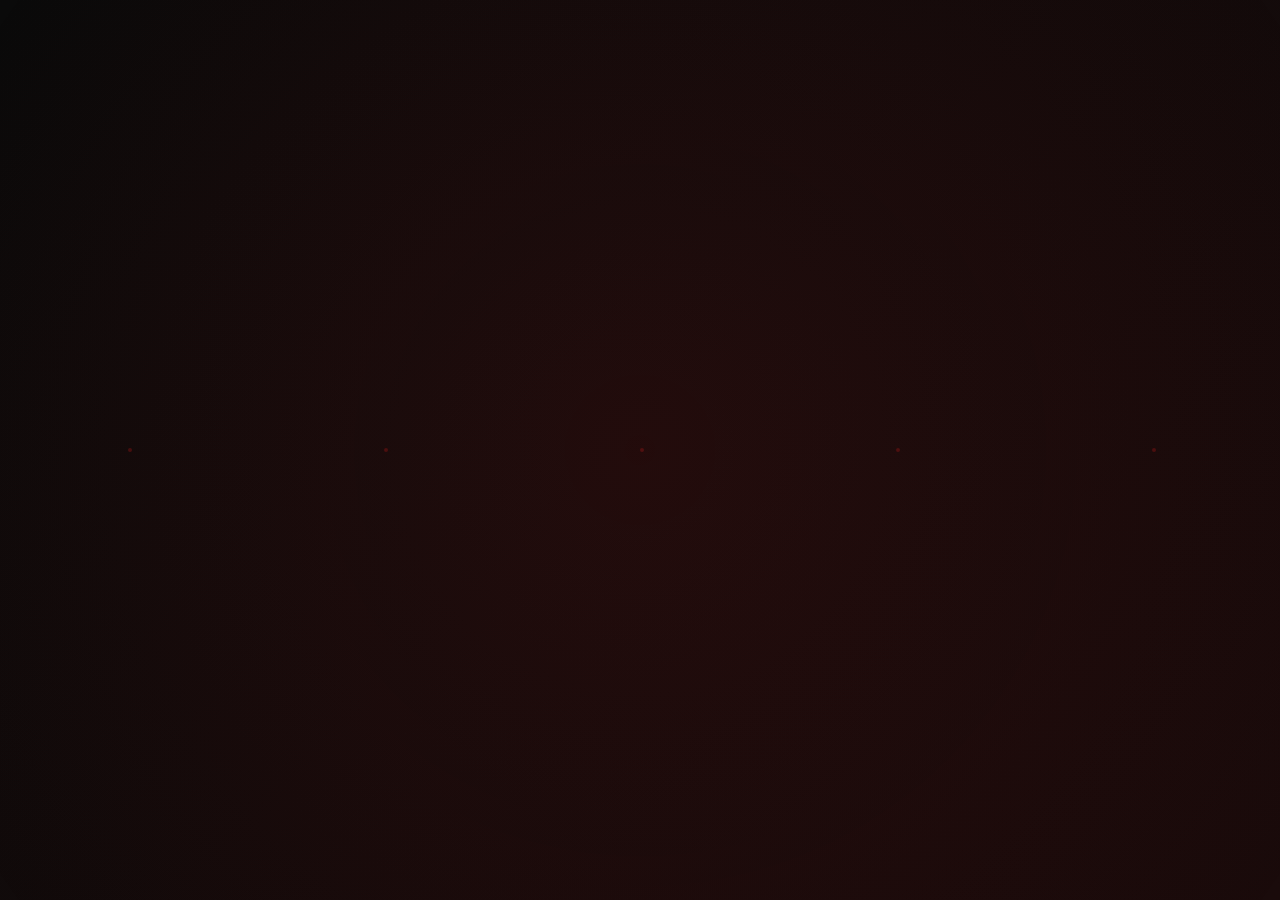
<file: league-code.html>
<!DOCTYPE html>
<html lang="en">
<head>
    <meta charset="UTF-8">
    <meta name="viewport" content="width=device-width, initial-scale=1.0">
    <title>World's End Sports Bar - Enter League Code</title>
    <link href="https://fonts.googleapis.com/css2?family=Teko:wght@600;700&family=Rubik:wght@400;500;600;700&display=swap" rel="stylesheet">
    <link rel="stylesheet" href="styles.css">
</head>
<body>
    <div class="app-container">
        <!-- Screen 4: Enter League Code -->
        <div class="screen-wrapper active" id="screen4">
            <div class="screen">
                <div class="logo-container">
                    <div class="logo">
                        <svg class="logo-svg" viewBox="0 0 200 200" xmlns="http://www.w3.org/2000/svg">
                            <!-- Globe -->
                            <circle cx="100" cy="100" r="80" fill="#1A1A1A" stroke="#B91C1C" stroke-width="4"/>
                            <ellipse cx="100" cy="100" rx="80" ry="40" fill="none" stroke="#B91C1C" stroke-width="2"/>
                            <ellipse cx="100" cy="100" rx="40" ry="80" fill="none" stroke="#B91C1C" stroke-width="2"/>
                            <line x1="20" y1="100" x2="180" y2="100" stroke="#B91C1C" stroke-width="2"/>
                            
                            <!-- Baseball bats crossed -->
                            <rect x="40" y="15" width="12" height="80" rx="6" fill="#8B4513" transform="rotate(-45 46 55)"/>
                            <rect x="148" y="15" width="12" height="80" rx="6" fill="#8B4513" transform="rotate(45 154 55)"/>
                            
                            <!-- Sports icons -->
                            <circle cx="100" cy="100" r="15" fill="#FFFFFF"/>
                            <path d="M 100 85 Q 90 95 100 105 Q 110 95 100 85" fill="#B91C1C"/>
                            <path d="M 100 95 L 85 100 M 100 95 L 115 100" stroke="#B91C1C" stroke-width="2"/>
                            
                            <!-- Banner -->
                            <rect x="40" y="120" width="120" height="28" fill="#1A1A1A" stroke="#B91C1C" stroke-width="2"/>
                            <text x="100" y="138" font-family="Teko, sans-serif" font-size="14" font-weight="700" fill="#FFFFFF" text-anchor="middle">WORLD'S END</text>
                            <text x="100" y="152" font-family="Teko, sans-serif" font-size="10" font-weight="600" fill="#DC2626" text-anchor="middle">SPORTS BAR</text>
                        </svg>
                    </div>
                </div>

                <div class="badge">🔒 Private League</div>
                <h1>Join Private League</h1>
                <div class="subtitle">Enter your invite details</div>
                
                <form onsubmit="return joinLeague()">
                    <div class="form-group">
                        <input type="text" placeholder="Team Name" id="teamname" required>
                    </div>

                    <div class="form-group">
                        <input 
                            type="text" 
                            placeholder="League Code" 
                            id="leaguecode" 
                            style="letter-spacing: 3px; text-transform: uppercase;"
                            maxlength="8"
                            required>
                    </div>

                    <button type="submit" class="btn btn-primary">
                        <span>Enter League</span>
                    </button>
                </form>

                <div class="link-text">
                    Don't have a code? <a href="join-league.html">Choose different league</a>
                </div>

                <div class="powered-by">
                    <div class="powered-by-text">Powered by</div>
                    <div class="powered-logo">
                        <div class="powered-icon">🏆</div>
                        <span>The Season Never Ends</span>
                    </div>
                </div>
            </div>
        </div>
    </div>

    <script src="app.js"></script>
    <script>
        // Auto-uppercase league code as user types
        document.getElementById('leaguecode')?.addEventListener('input', function(e) {
            this.value = this.value.toUpperCase();
        });
    </script>
</body>
</html>
</file>
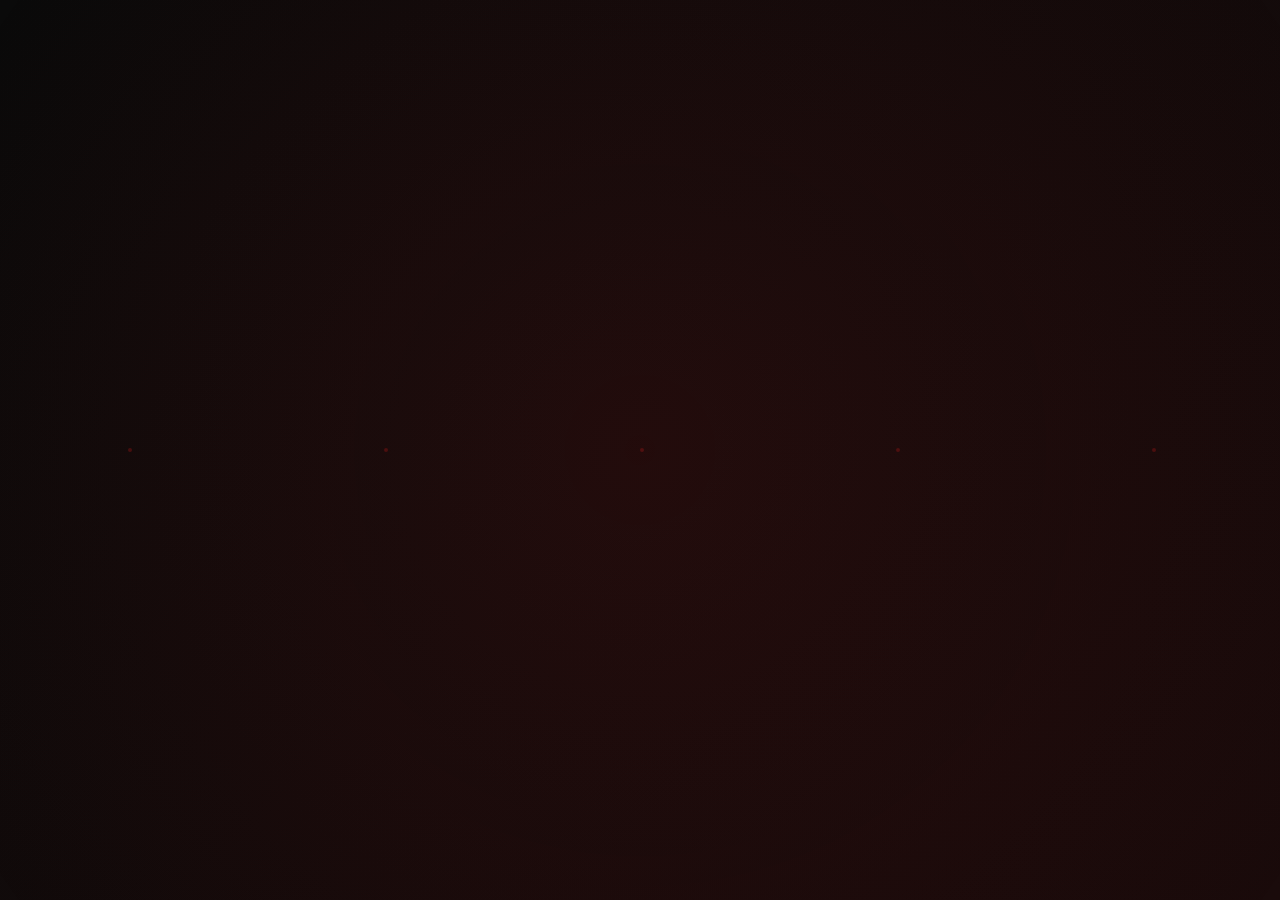
<file: news.html>
<!DOCTYPE html>
<html lang="en">
<head>
    <meta charset="UTF-8">
    <meta name="viewport" content="width=device-width, initial-scale=1.0">
    <title>World's End Sports Bar - News</title>
    <link href="https://fonts.googleapis.com/css2?family=Teko:wght@600;700&family=Rubik:wght@400;500;600;700&display=swap" rel="stylesheet">
    <link rel="stylesheet" href="styles.css">
    <style>
        .page-header {
            background: linear-gradient(135deg, #1A1A1A 0%, #0A0A0A 100%);
            padding: 32px 24px;
            text-align: center;
            margin: -48px -32px 32px -32px;
            border-radius: 32px 32px 0 0;
            border-bottom: 3px solid var(--primary-red);
        }

        .page-header h1 {
            font-family: 'Teko', sans-serif;
            font-size: 36px;
            font-weight: 700;
            letter-spacing: 3px;
            text-transform: uppercase;
            margin: 0;
            background: none;
            -webkit-text-fill-color: white;
        }

        .news-list {
            display: flex;
            flex-direction: column;
            gap: 16px;
        }

        .news-card {
            display: flex;
            gap: 16px;
            padding: 16px;
            background: rgba(255, 255, 255, 0.03);
            border: 1px solid var(--border-color);
            border-radius: 16px;
            cursor: pointer;
            transition: all 0.3s;
            overflow: hidden;
        }

        .news-card:hover {
            border-color: var(--primary-red);
            background: rgba(185, 28, 28, 0.05);
            transform: translateX(4px);
            box-shadow: 0 8px 24px rgba(185, 28, 28, 0.2);
        }

        .news-image {
            width: 80px;
            height: 80px;
            border-radius: 12px;
            object-fit: cover;
            flex-shrink: 0;
            border: 2px solid var(--border-color);
        }

        .news-content {
            flex: 1;
            min-width: 0;
        }

        .news-title {
            font-size: 16px;
            font-weight: 700;
            margin-bottom: 6px;
            line-height: 1.3;
            color: var(--text-primary);
        }

        .news-excerpt {
            font-size: 13px;
            color: var(--text-secondary);
            line-height: 1.4;
            margin-bottom: 8px;
            display: -webkit-box;
            -webkit-line-clamp: 2;
            -webkit-box-orient: vertical;
            overflow: hidden;
        }

        .news-meta {
            display: flex;
            align-items: center;
            gap: 8px;
            font-size: 11px;
            color: var(--text-secondary);
            text-transform: uppercase;
            letter-spacing: 0.5px;
        }

        .news-time {
            display: flex;
            align-items: center;
            gap: 4px;
        }

        .news-time::before {
            content: '🕐';
            font-size: 12px;
        }

        .filter-tabs {
            display: flex;
            gap: 8px;
            margin-bottom: 24px;
            overflow-x: auto;
            padding-bottom: 8px;
        }

        .filter-tab {
            padding: 10px 20px;
            background: var(--input-bg);
            border: 2px solid var(--border-color);
            border-radius: 12px;
            font-size: 13px;
            font-weight: 600;
            text-transform: uppercase;
            letter-spacing: 0.5px;
            cursor: pointer;
            transition: all 0.2s;
            white-space: nowrap;
        }

        .filter-tab:hover {
            border-color: var(--primary-red);
            background: rgba(185, 28, 28, 0.1);
        }

        .filter-tab.active {
            background: linear-gradient(135deg, var(--primary-red) 0%, var(--dark-red) 100%);
            border-color: var(--primary-red);
            color: white;
        }

        .empty-state {
            text-align: center;
            padding: 48px 24px;
            color: var(--text-secondary);
        }

        .empty-state-icon {
            font-size: 48px;
            margin-bottom: 16px;
        }
    </style>
</head>
<body>
    <div class="app-container">
        <div class="screen-wrapper active">
            <div class="screen">
                <div class="logo-container" style="margin-bottom: 24px;">
                    <div class="logo" style="width: 100px; height: 100px;">
                        <svg class="logo-svg" viewBox="0 0 200 200" xmlns="http://www.w3.org/2000/svg">
                            <circle cx="100" cy="100" r="80" fill="#1A1A1A" stroke="#B91C1C" stroke-width="4"/>
                            <ellipse cx="100" cy="100" rx="80" ry="40" fill="none" stroke="#B91C1C" stroke-width="2"/>
                            <ellipse cx="100" cy="100" rx="40" ry="80" fill="none" stroke="#B91C1C" stroke-width="2"/>
                            <line x1="20" y1="100" x2="180" y2="100" stroke="#B91C1C" stroke-width="2"/>
                            <rect x="40" y="15" width="12" height="80" rx="6" fill="#8B4513" transform="rotate(-45 46 55)"/>
                            <rect x="148" y="15" width="12" height="80" rx="6" fill="#8B4513" transform="rotate(45 154 55)"/>
                            <circle cx="100" cy="100" r="15" fill="#FFFFFF"/>
                            <path d="M 100 85 Q 90 95 100 105 Q 110 95 100 85" fill="#B91C1C"/>
                            <path d="M 100 95 L 85 100 M 100 95 L 115 100" stroke="#B91C1C" stroke-width="2"/>
                            <rect x="40" y="120" width="120" height="28" fill="#1A1A1A" stroke="#B91C1C" stroke-width="2"/>
                            <text x="100" y="138" font-family="Teko, sans-serif" font-size="14" font-weight="700" fill="#FFFFFF" text-anchor="middle">WORLD'S END</text>
                            <text x="100" y="152" font-family="Teko, sans-serif" font-size="10" font-weight="600" fill="#DC2626" text-anchor="middle">SPORTS BAR</text>
                        </svg>
                    </div>
                </div>

                <div class="page-header">
                    <h1>NEWS</h1>
                </div>

                <div class="filter-tabs">
                    <div class="filter-tab active" onclick="filterNews('all')">All</div>
                    <div class="filter-tab" onclick="filterNews('injuries')">Injuries</div>
                    <div class="filter-tab" onclick="filterNews('trades')">Trades</div>
                    <div class="filter-tab" onclick="filterNews('sleepers')">Sleepers</div>
                    <div class="filter-tab" onclick="filterNews('waiver')">Waiver Wire</div>
                </div>

                <div class="news-list">
                    <!-- News Item 1 -->
                    <div class="news-card" onclick="openNews(1)">
                        <img src="data:image/svg+xml,%3Csvg xmlns='http://www.w3.org/2000/svg' width='80' height='80'%3E%3Crect fill='%23B91C1C' width='80' height='80'/%3E%3Ctext x='50%25' y='50%25' dominant-baseline='middle' text-anchor='middle' font-family='Arial' font-size='24' fill='white'%3E15%3C/text%3E%3C/svg%3E" alt="Patrick Mahomes" class="news-image">
                        <div class="news-content">
                            <div class="news-title">Patrick Mahomes Expected To Start Week 1</div>
                            <div class="news-excerpt">Mahomes (ankle) is projected to be available for the regular season opener against the Lions.</div>
                            <div class="news-meta">
                                <span class="news-time">4h ago</span>
                            </div>
                        </div>
                    </div>

                    <!-- News Item 2 -->
                    <div class="news-card" onclick="openNews(2)">
                        <img src="data:image/svg+xml,%3Csvg xmlns='http://www.w3.org/2000/svg' width='80' height='80'%3E%3Crect fill='%23203731' width='80' height='80'/%3E%3Ctext x='50%25' y='50%25' dominant-baseline='middle' text-anchor='middle' font-family='Arial' font-size='24' fill='%23FFB612'%3E10%3C/text%3E%3C/svg%3E" alt="Jordan Love" class="news-image">
                        <div class="news-content">
                            <div class="news-title">Jordan Love Shining In Latest Practices</div>
                            <div class="news-excerpt">Love has performed very well over the past week, according to multiple sources in Green Bay.</div>
                            <div class="news-meta">
                                <span class="news-time">6h ago</span>
                            </div>
                        </div>
                    </div>

                    <!-- News Item 3 -->
                    <div class="news-card" onclick="openNews(3)">
                        <img src="data:image/svg+xml,%3Csvg xmlns='http://www.w3.org/2000/svg' width='80' height='80'%3E%3Crect fill='%23FFB612' width='80' height='80'/%3E%3Ctext x='50%25' y='50%25' dominant-baseline='middle' text-anchor='middle' font-family='Arial' font-size='24' fill='black'%3E22%3C/text%3E%3C/svg%3E" alt="Najee Harris" class="news-image">
                        <div class="news-content">
                            <div class="news-title">Najee Harris Dealing With Minor Injury</div>
                            <div class="news-excerpt">Harris missed practice Thursday due to a soft tissue injury, though he is not expected to miss extended time.</div>
                            <div class="news-meta">
                                <span class="news-time">8h ago</span>
                            </div>
                        </div>
                    </div>

                    <!-- News Item 4 -->
                    <div class="news-card" onclick="openNews(4)">
                        <img src="data:image/svg+xml,%3Csvg xmlns='http://www.w3.org/2000/svg' width='80' height='80'%3E%3Crect fill='%23003594' width='80' height='80'/%3E%3Ctext x='50%25' y='50%25' dominant-baseline='middle' text-anchor='middle' font-family='Arial' font-size='24' fill='%23FF3C00'%3E10%3C/text%3E%3C/svg%3E" alt="Cooper Kupp" class="news-image">
                        <div class="news-content">
                            <div class="news-title">Cooper Kupp Returns to Full Practice</div>
                            <div class="news-excerpt">The star receiver participated in full team drills today for the first time since Week 12.</div>
                            <div class="news-meta">
                                <span class="news-time">10h ago</span>
                            </div>
                        </div>
                    </div>

                    <!-- News Item 5 -->
                    <div class="news-card" onclick="openNews(5)">
                        <img src="data:image/svg+xml,%3Csvg xmlns='http://www.w3.org/2000/svg' width='80' height='80'%3E%3Crect fill='%23000000' width='80' height='80'/%3E%3Ctext x='50%25' y='50%25' dominant-baseline='middle' text-anchor='middle' font-family='Arial' font-size='24' fill='white'%3E8%3C/text%3E%3C/svg%3E" alt="Josh Jacobs" class="news-image">
                        <div class="news-content">
                            <div class="news-title">Josh Jacobs Named Starting RB for Week 1</div>
                            <div class="news-excerpt">Jacobs will get the first crack at the starting running back role in Las Vegas's season opener.</div>
                            <div class="news-meta">
                                <span class="news-time">12h ago</span>
                            </div>
                        </div>
                    </div>

                    <!-- News Item 6 -->
                    <div class="news-card" onclick="openNews(6)">
                        <img src="data:image/svg+xml,%3Csvg xmlns='http://www.w3.org/2000/svg' width='80' height='80'%3E%3Crect fill='%23D50A0A' width='80' height='80'/%3E%3Ctext x='50%25' y='50%25' dominant-baseline='middle' text-anchor='middle' font-family='Arial' font-size='24' fill='white'%3E13%3C/text%3E%3C/svg%3E" alt="Mike Evans" class="news-image">
                        <div class="news-content">
                            <div class="news-title">Mike Evans Signs Contract Extension</div>
                            <div class="news-excerpt">The veteran WR inks a new two-year deal to stay in Tampa Bay through 2026 season.</div>
                            <div class="news-meta">
                                <span class="news-time">14h ago</span>
                            </div>
                        </div>
                    </div>

                    <!-- News Item 7 -->
                    <div class="news-card" onclick="openNews(7)">
                        <img src="data:image/svg+xml,%3Csvg xmlns='http://www.w3.org/2000/svg' width='80' height='80'%3E%3Crect fill='%23A5ACAF' width='80' height='80'/%3E%3Ctext x='50%25' y='50%25' dominant-baseline='middle' text-anchor='middle' font-family='Arial' font-size='24' fill='black'%3E28%3C/text%3E%3C/svg%3E" alt="Josh Jacobs" class="news-image">
                        <div class="news-content">
                            <div class="news-title">Top 10 Waiver Wire Pickups for Week 1</div>
                            <div class="news-excerpt">Don't miss these potential league winners sitting on your waiver wire right now.</div>
                            <div class="news-meta">
                                <span class="news-time">16h ago</span>
                            </div>
                        </div>
                    </div>
                </div>

                <div class="link-text" style="margin-top: 32px;">
                    <a href="dashboard.html">← Back to dashboard</a>
                </div>

                <div class="powered-by">
                    <div class="powered-by-text">Powered by</div>
                    <div class="powered-logo">
                        <div class="powered-icon">🏆</div>
                        <span>The Season Never Ends</span>
                    </div>
                </div>
            </div>
        </div>
    </div>

    <script src="app.js"></script>
    <script>
        function filterNews(category) {
            // Remove active class from all tabs
            document.querySelectorAll('.filter-tab').forEach(tab => {
                tab.classList.remove('active');
            });
            
            // Add active class to clicked tab
            event.target.classList.add('active');
            
            // In a real app, this would filter the news items
            console.log('Filtering news by:', category);
        }

        function openNews(newsId) {
            // In a real app, this would open the full news article
            console.log('Opening news article:', newsId);
            alert('Full article view coming soon!');
        }
    </script>
</body>
</html>
</file>
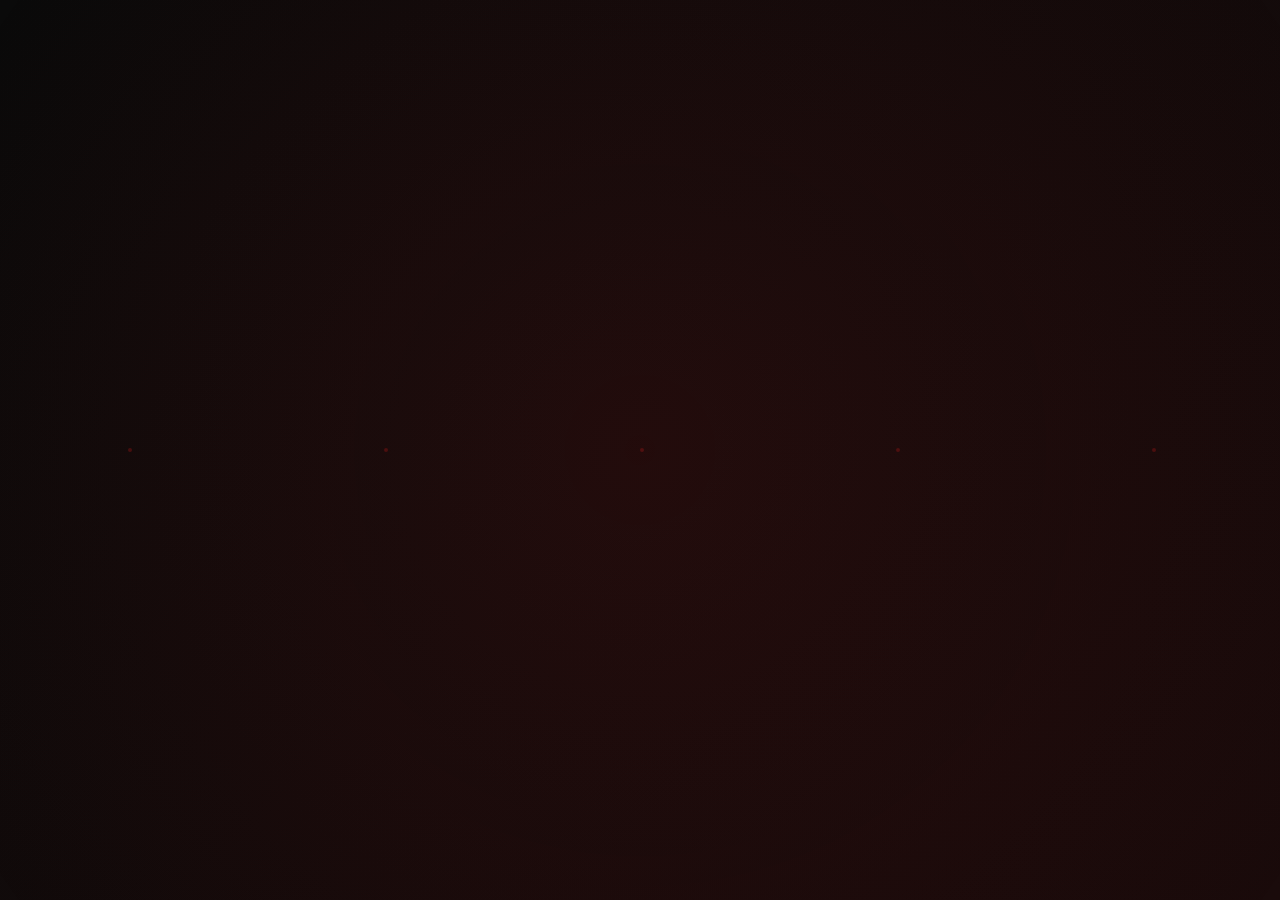
<file: register.html>
<!DOCTYPE html>
<html lang="en">
<head>
    <meta charset="UTF-8">
    <meta name="viewport" content="width=device-width, initial-scale=1.0">
    <title>World's End Sports Bar - Create Account</title>
    <link href="https://fonts.googleapis.com/css2?family=Teko:wght@600;700&family=Rubik:wght@400;500;600;700&display=swap" rel="stylesheet">
    <link rel="stylesheet" href="styles.css">
</head>
<body>
    <div class="app-container">
        <!-- Screen 2: Create Account -->
        <div class="screen-wrapper active" id="screen2">
            <div class="screen">
                <div class="logo-container">
                    <div class="logo">
                        <svg class="logo-svg" viewBox="0 0 200 200" xmlns="http://www.w3.org/2000/svg">
                            <!-- Globe -->
                            <circle cx="100" cy="100" r="80" fill="#1A1A1A" stroke="#B91C1C" stroke-width="4"/>
                            <ellipse cx="100" cy="100" rx="80" ry="40" fill="none" stroke="#B91C1C" stroke-width="2"/>
                            <ellipse cx="100" cy="100" rx="40" ry="80" fill="none" stroke="#B91C1C" stroke-width="2"/>
                            <line x1="20" y1="100" x2="180" y2="100" stroke="#B91C1C" stroke-width="2"/>
                            
                            <!-- Baseball bats crossed -->
                            <rect x="40" y="15" width="12" height="80" rx="6" fill="#8B4513" transform="rotate(-45 46 55)"/>
                            <rect x="148" y="15" width="12" height="80" rx="6" fill="#8B4513" transform="rotate(45 154 55)"/>
                            
                            <!-- Sports icons -->
                            <circle cx="100" cy="100" r="15" fill="#FFFFFF"/>
                            <path d="M 100 85 Q 90 95 100 105 Q 110 95 100 85" fill="#B91C1C"/>
                            <path d="M 100 95 L 85 100 M 100 95 L 115 100" stroke="#B91C1C" stroke-width="2"/>
                            
                            <!-- Banner -->
                            <rect x="40" y="120" width="120" height="28" fill="#1A1A1A" stroke="#B91C1C" stroke-width="2"/>
                            <text x="100" y="138" font-family="Teko, sans-serif" font-size="14" font-weight="700" fill="#FFFFFF" text-anchor="middle">WORLD'S END</text>
                            <text x="100" y="152" font-family="Teko, sans-serif" font-size="10" font-weight="600" fill="#DC2626" text-anchor="middle">SPORTS BAR</text>
                        </svg>
                    </div>
                </div>

                <h1>Create Account</h1>
                <div class="subtitle">Join the competition</div>
                
                <form onsubmit="return validateRegistration()">
                    <div class="form-group">
                        <input type="text" placeholder="First Name" id="firstName" required>
                    </div>

                    <div class="form-group">
                        <input type="text" placeholder="Last Name" id="lastName" required>
                    </div>

                    <div class="form-group">
                        <input type="email" placeholder="Email" id="email" required>
                    </div>

                    <div class="form-group">
                        <input type="tel" placeholder="Phone Number" id="phone" required>
                    </div>

                    <button type="submit" class="btn btn-primary">
                        <span>Continue</span>
                    </button>
                </form>

                <div class="divider">
                    <span>Next: Choose League</span>
                </div>

                <a href="join-league.html" class="btn btn-secondary btn-link" role="button">
                    <span>Skip to League Selection</span>
                </a>

                <div class="link-text">
                    Already have an account? <a href="index.html">Login</a>
                </div>

                <div class="powered-by">
                    <div class="powered-by-text">Powered by</div>
                    <div class="powered-logo">
                        <div class="powered-icon">🏆</div>
                        <span>The Season Never Ends</span>
                    </div>
                </div>
            </div>
        </div>
    </div>

    <script src="app.js"></script>
</body>
</html>
</file>
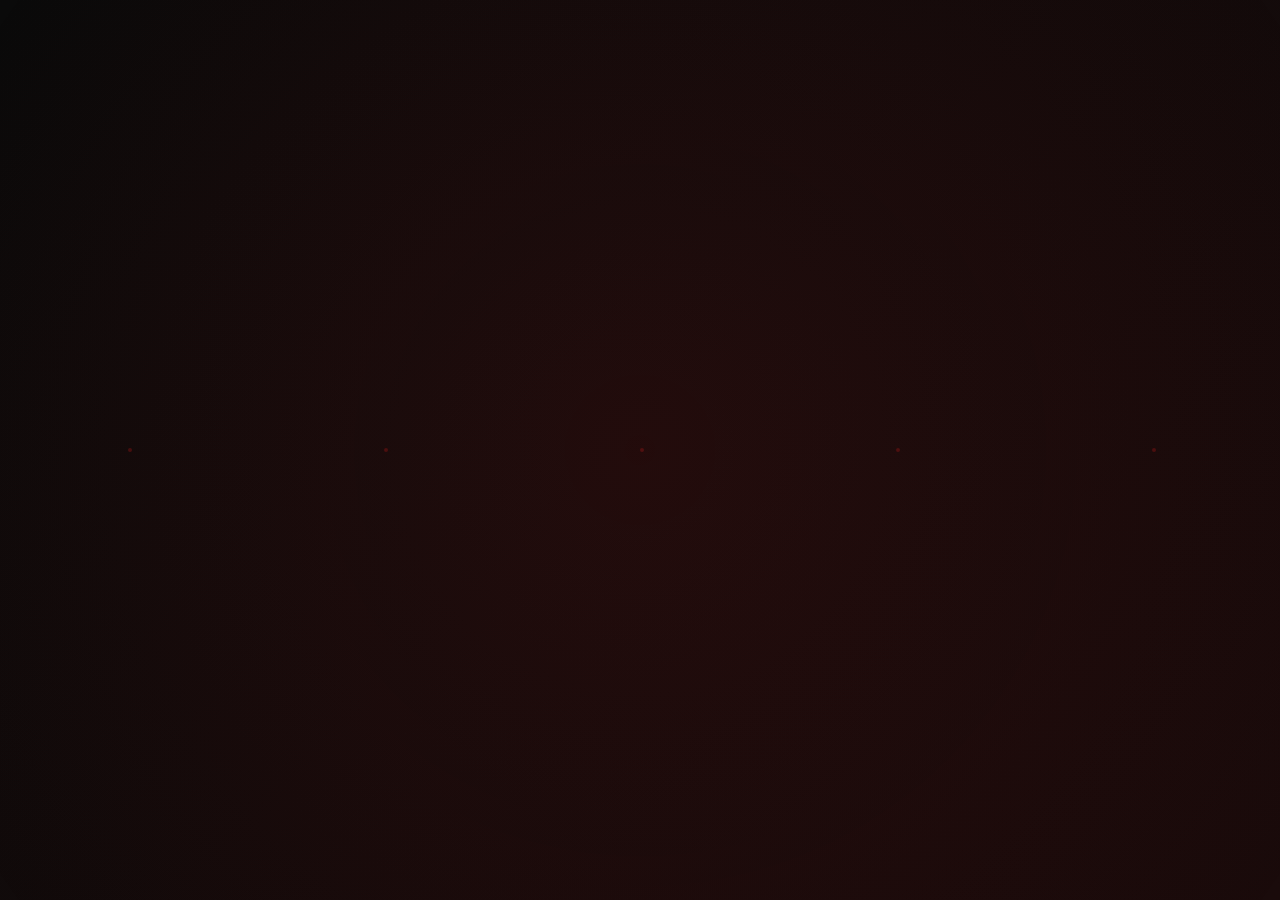
<file: standings.html>
<!DOCTYPE html>
<html lang="en">
<head>
    <meta charset="UTF-8">
    <meta name="viewport" content="width=device-width, initial-scale=1.0">
    <title>World's End Sports Bar - Standings</title>
    <link href="https://fonts.googleapis.com/css2?family=Teko:wght@600;700&family=Rubik:wght@400;500;600;700&display=swap" rel="stylesheet">
    <link rel="stylesheet" href="styles.css">
    <style>
        .standings-header {
            background: linear-gradient(135deg, var(--primary-red) 0%, var(--dark-red) 100%);
            padding: 16px 24px;
            text-align: center;
            margin: -48px -32px 0 -32px;
            border-radius: 32px 32px 0 0;
        }

        .standings-title {
            font-family: 'Teko', sans-serif;
            font-size: 28px;
            font-weight: 700;
            letter-spacing: 2px;
            text-transform: uppercase;
            margin: 0;
        }

        .standings-container {
            background: rgba(255, 255, 255, 0.02);
            border: 1px solid var(--border-color);
            border-radius: 16px;
            padding: 20px;
            margin: 24px 0;
        }

        .standings-table-wrapper {
            overflow-x: auto;
            margin: 0 -20px;
            padding: 0 20px;
        }

        .standings-table-wrapper::-webkit-scrollbar {
            height: 6px;
        }

        .standings-table-wrapper::-webkit-scrollbar-track {
            background: var(--input-bg);
            border-radius: 3px;
        }

        .standings-table-wrapper::-webkit-scrollbar-thumb {
            background: var(--primary-red);
            border-radius: 3px;
        }

        .standings-table {
            width: 100%;
            border-collapse: separate;
            border-spacing: 0;
            min-width: 600px;
        }

        .standings-table thead th {
            padding: 12px 16px;
            text-align: left;
            font-size: 11px;
            font-weight: 700;
            color: var(--text-secondary);
            text-transform: uppercase;
            letter-spacing: 0.5px;
            border-bottom: 2px solid var(--border-color);
            background: rgba(255, 255, 255, 0.02);
            position: sticky;
            top: 0;
            z-index: 10;
        }

        .standings-table thead th:first-child {
            border-radius: 8px 0 0 0;
        }

        .standings-table thead th:last-child {
            border-radius: 0 8px 0 0;
        }

        .standings-table tbody tr {
            transition: all 0.2s;
        }

        .standings-table tbody tr:hover {
            background: rgba(185, 28, 28, 0.05);
        }

        .standings-table tbody td {
            padding: 16px;
            border-bottom: 1px solid var(--border-color);
        }

        .standings-table tbody tr:last-child td {
            border-bottom: none;
        }

        .rank-cell {
            font-family: 'Teko', sans-serif;
            font-size: 24px;
            font-weight: 700;
            color: var(--light-red);
            width: 60px;
        }

        .rank-cell.top-rank {
            color: #FFD700;
        }

        .team-cell {
            font-weight: 700;
            font-size: 15px;
        }

        .record-cell {
            font-size: 14px;
            color: var(--text-secondary);
        }

        .points-cell {
            font-family: 'Teko', sans-serif;
            font-size: 24px;
            font-weight: 700;
            color: var(--text-primary);
            text-align: right;
        }

        .table-legend {
            display: flex;
            gap: 24px;
            margin-top: 16px;
            padding-top: 16px;
            border-top: 1px solid var(--border-color);
            flex-wrap: wrap;
        }

        .legend-item {
            display: flex;
            align-items: center;
            gap: 8px;
            font-size: 12px;
            color: var(--text-secondary);
        }

        .legend-label {
            font-weight: 700;
            text-transform: uppercase;
            letter-spacing: 0.5px;
        }

        .info-banner {
            background: rgba(59, 130, 246, 0.1);
            border: 1px solid rgba(59, 130, 246, 0.3);
            border-radius: 12px;
            padding: 12px 16px;
            margin-bottom: 24px;
            display: flex;
            align-items: center;
            gap: 12px;
        }

        .info-icon {
            width: 24px;
            height: 24px;
            background: rgba(59, 130, 246, 0.2);
            border-radius: 50%;
            display: flex;
            align-items: center;
            justify-content: center;
            font-size: 14px;
            flex-shrink: 0;
        }

        .info-text {
            font-size: 13px;
            color: #93C5FD;
        }

        .playoff-indicator {
            display: inline-block;
            width: 8px;
            height: 8px;
            background: #10B981;
            border-radius: 50%;
            margin-right: 8px;
        }

        .elimination-indicator {
            display: inline-block;
            width: 8px;
            height: 8px;
            background: #EF4444;
            border-radius: 50%;
            margin-right: 8px;
        }
    </style>
</head>
<body>
    <div class="app-container">
        <div class="screen-wrapper active">
            <div class="screen">
                <div class="logo-container" style="margin-bottom: 24px;">
                    <div class="logo" style="width: 100px; height: 100px;">
                        <svg class="logo-svg" viewBox="0 0 200 200" xmlns="http://www.w3.org/2000/svg">
                            <circle cx="100" cy="100" r="80" fill="#1A1A1A" stroke="#B91C1C" stroke-width="4"/>
                            <ellipse cx="100" cy="100" rx="80" ry="40" fill="none" stroke="#B91C1C" stroke-width="2"/>
                            <ellipse cx="100" cy="100" rx="40" ry="80" fill="none" stroke="#B91C1C" stroke-width="2"/>
                            <line x1="20" y1="100" x2="180" y2="100" stroke="#B91C1C" stroke-width="2"/>
                            <rect x="40" y="15" width="12" height="80" rx="6" fill="#8B4513" transform="rotate(-45 46 55)"/>
                            <rect x="148" y="15" width="12" height="80" rx="6" fill="#8B4513" transform="rotate(45 154 55)"/>
                            <circle cx="100" cy="100" r="15" fill="#FFFFFF"/>
                            <path d="M 100 85 Q 90 95 100 105 Q 110 95 100 85" fill="#B91C1C"/>
                            <path d="M 100 95 L 85 100 M 100 95 L 115 100" stroke="#B91C1C" stroke-width="2"/>
                            <rect x="40" y="120" width="120" height="28" fill="#1A1A1A" stroke="#B91C1C" stroke-width="2"/>
                            <text x="100" y="138" font-family="Teko, sans-serif" font-size="14" font-weight="700" fill="#FFFFFF" text-anchor="middle">WORLD'S END</text>
                            <text x="100" y="152" font-family="Teko, sans-serif" font-size="10" font-weight="600" fill="#DC2626" text-anchor="middle">SPORTS BAR</text>
                        </svg>
                    </div>
                </div>

                <div class="standings-header">
                    <div class="standings-title">Standings</div>
                </div>

                <div class="info-banner">
                    <div class="info-icon">ℹ️</div>
                    <div class="info-text">
                        Top 6 teams advance to playoffs. Scroll right to see additional stats.
                    </div>
                </div>

                <div class="standings-container">
                    <div class="standings-table-wrapper">
                        <table class="standings-table">
                            <thead>
                                <tr>
                                    <th>RANK</th>
                                    <th>TEAM</th>
                                    <th>REC</th>
                                    <th>PTS</th>
                                    <th>PF</th>
                                    <th>PA</th>
                                    <th>DIFF</th>
                                </tr>
                            </thead>
                            <tbody>
                                <tr>
                                    <td class="rank-cell top-rank">1</td>
                                    <td class="team-cell">
                                        <span class="playoff-indicator"></span>
                                        Team Smith
                                    </td>
                                    <td class="record-cell">6-2</td>
                                    <td class="points-cell">1,038</td>
                                    <td class="record-cell">892</td>
                                    <td class="record-cell">745</td>
                                    <td class="record-cell">+147</td>
                                </tr>
                                <tr>
                                    <td class="rank-cell top-rank">2</td>
                                    <td class="team-cell">
                                        <span class="playoff-indicator"></span>
                                        The Monsters
                                    </td>
                                    <td class="record-cell">6-2</td>
                                    <td class="points-cell">1,006</td>
                                    <td class="record-cell">856</td>
                                    <td class="record-cell">798</td>
                                    <td class="record-cell">+58</td>
                                </tr>
                                <tr>
                                    <td class="rank-cell top-rank">3</td>
                                    <td class="team-cell">
                                        <span class="playoff-indicator"></span>
                                        Bob Loblaw
                                    </td>
                                    <td class="record-cell">5-3</td>
                                    <td class="points-cell">975</td>
                                    <td class="record-cell">823</td>
                                    <td class="record-cell">801</td>
                                    <td class="record-cell">+22</td>
                                </tr>
                                <tr>
                                    <td class="rank-cell">4</td>
                                    <td class="team-cell">
                                        <span class="playoff-indicator"></span>
                                        Mean Machine
                                    </td>
                                    <td class="record-cell">4-4</td>
                                    <td class="points-cell">928</td>
                                    <td class="record-cell">789</td>
                                    <td class="record-cell">812</td>
                                    <td class="record-cell">-23</td>
                                </tr>
                                <tr>
                                    <td class="rank-cell">5</td>
                                    <td class="team-cell">
                                        <span class="playoff-indicator"></span>
                                        Maulers
                                    </td>
                                    <td class="record-cell">4-4</td>
                                    <td class="points-cell">901</td>
                                    <td class="record-cell">765</td>
                                    <td class="record-cell">756</td>
                                    <td class="record-cell">+9</td>
                                </tr>
                                <tr>
                                    <td class="rank-cell">6</td>
                                    <td class="team-cell">
                                        <span class="playoff-indicator"></span>
                                        Game of Jones
                                    </td>
                                    <td class="record-cell">4-4</td>
                                    <td class="points-cell">880</td>
                                    <td class="record-cell">745</td>
                                    <td class="record-cell">778</td>
                                    <td class="record-cell">-33</td>
                                </tr>
                                <tr>
                                    <td class="rank-cell">7</td>
                                    <td class="team-cell">
                                        <span class="elimination-indicator"></span>
                                        Fightin' Quakers
                                    </td>
                                    <td class="record-cell">3-5</td>
                                    <td class="points-cell">860</td>
                                    <td class="record-cell">723</td>
                                    <td class="record-cell">798</td>
                                    <td class="record-cell">-75</td>
                                </tr>
                                <tr>
                                    <td class="rank-cell">8</td>
                                    <td class="team-cell">
                                        <span class="elimination-indicator"></span>
                                        Monstars
                                    </td>
                                    <td class="record-cell">2-6</td>
                                    <td class="points-cell">813</td>
                                    <td class="record-cell">689</td>
                                    <td class="record-cell">845</td>
                                    <td class="record-cell">-156</td>
                                </tr>
                            </tbody>
                        </table>
                    </div>

                    <div class="table-legend">
                        <div class="legend-item">
                            <span class="legend-label">REC:</span>
                            <span>Record</span>
                        </div>
                        <div class="legend-item">
                            <span class="legend-label">PTS:</span>
                            <span>Total Points</span>
                        </div>
                        <div class="legend-item">
                            <span class="legend-label">PF:</span>
                            <span>Points For</span>
                        </div>
                        <div class="legend-item">
                            <span class="legend-label">PA:</span>
                            <span>Points Against</span>
                        </div>
                        <div class="legend-item">
                            <span class="legend-label">DIFF:</span>
                            <span>Point Differential</span>
                        </div>
                    </div>
                </div>

                <div class="link-text">
                    <a href="dashboard.html">← Back to dashboard</a>
                </div>

                <div class="powered-by">
                    <div class="powered-by-text">Powered by</div>
                    <div class="powered-logo">
                        <div class="powered-icon">🏆</div>
                        <span>The Season Never Ends</span>
                    </div>
                </div>
            </div>
        </div>
    </div>

    <script src="app.js"></script>
</body>
</html>
</file>
<file: styles.css>
* {
    margin: 0;
    padding: 0;
    box-sizing: border-box;
}

:root {
    --primary-red: #B91C1C;
    --dark-red: #7F1D1D;
    --accent-red: #DC2626;
    --light-red: #FCA5A5;
    --dark-bg: #0F0F0F;
    --card-bg: #1A1A1A;
    --text-primary: #FFFFFF;
    --text-secondary: #A3A3A3;
    --input-bg: #262626;
    --border-color: #404040;
    --glow-red: rgba(185, 28, 28, 0.4);
}

body {
    font-family: 'Rubik', sans-serif;
    background: linear-gradient(135deg, #0A0A0A 0%, #1A0B0B 100%);
    color: var(--text-primary);
    min-height: 100vh;
    display: flex;
    justify-content: center;
    align-items: center;
    padding: 20px;
    position: relative;
    overflow: hidden;
}

body::before {
    content: '';
    position: fixed;
    top: -50%;
    left: -50%;
    width: 200%;
    height: 200%;
    background: radial-gradient(circle at 50% 50%, rgba(185, 28, 28, 0.1) 0%, transparent 50%);
    animation: pulse 8s ease-in-out infinite;
    pointer-events: none;
}

@keyframes pulse {
    0%, 100% { opacity: 0.5; transform: scale(1); }
    50% { opacity: 0.8; transform: scale(1.1); }
}

.app-container {
    max-width: 430px;
    width: 100%;
    position: relative;
    z-index: 1;
}

.screen-wrapper {
    display: none;
    animation: fadeIn 0.6s ease-out;
}

.screen-wrapper.active {
    display: block;
}

@keyframes fadeIn {
    from { opacity: 0; transform: translateY(20px); }
    to { opacity: 1; transform: translateY(0); }
}

.screen {
    background: var(--card-bg);
    border-radius: 32px;
    padding: 48px 32px;
    box-shadow: 
        0 20px 60px rgba(0, 0, 0, 0.8),
        0 0 80px var(--glow-red),
        inset 0 1px 0 rgba(255, 255, 255, 0.05);
    border: 1px solid rgba(185, 28, 28, 0.2);
    position: relative;
    overflow: hidden;
}

.screen::before {
    content: '';
    position: absolute;
    top: 0;
    left: 0;
    right: 0;
    height: 2px;
    background: linear-gradient(90deg, transparent, var(--primary-red), transparent);
}

.logo-container {
    text-align: center;
    margin-bottom: 40px;
    position: relative;
}

.logo {
    width: 180px;
    height: 180px;
    margin: 0 auto;
    position: relative;
    filter: drop-shadow(0 10px 40px var(--glow-red));
    animation: float 6s ease-in-out infinite;
}

@keyframes float {
    0%, 100% { transform: translateY(0px); }
    50% { transform: translateY(-10px); }
}

.logo-svg {
    width: 100%;
    height: 100%;
}

h1 {
    font-family: 'Teko', sans-serif;
    font-size: 36px;
    font-weight: 700;
    text-transform: uppercase;
    letter-spacing: 2px;
    margin-bottom: 12px;
    background: linear-gradient(135deg, var(--text-primary) 0%, var(--light-red) 100%);
    -webkit-background-clip: text;
    -webkit-text-fill-color: transparent;
    background-clip: text;
}

.subtitle {
    font-size: 14px;
    color: var(--text-secondary);
    font-weight: 500;
    margin-bottom: 32px;
}

.form-group {
    margin-bottom: 20px;
    position: relative;
}

.input-wrapper {
    position: relative;
}

input {
    width: 100%;
    padding: 16px 20px;
    background: var(--input-bg);
    border: 2px solid var(--border-color);
    border-radius: 16px;
    color: var(--text-primary);
    font-size: 16px;
    font-family: 'Rubik', sans-serif;
    transition: all 0.3s cubic-bezier(0.4, 0, 0.2, 1);
    outline: none;
}

input::placeholder {
    color: var(--text-secondary);
}

input:focus {
    border-color: var(--primary-red);
    background: rgba(185, 28, 28, 0.05);
    box-shadow: 0 0 0 4px var(--glow-red);
}

.btn {
    display: inline-flex;
    align-items: center;
    justify-content: center;
    width: 100%;
    padding: 18px;
    border: none;
    border-radius: 16px;
    font-family: 'Teko', sans-serif;
    font-size: 20px;
    font-weight: 700;
    text-transform: uppercase;
    letter-spacing: 1px;
    cursor: pointer;
    transition: all 0.3s cubic-bezier(0.4, 0, 0.2, 1);
    position: relative;
    overflow: hidden;
    margin-bottom: 12px;
}

.btn-link {
    text-decoration: none;
}

.btn::before {
    content: '';
    position: absolute;
    top: 50%;
    left: 50%;
    width: 0;
    height: 0;
    border-radius: 50%;
    background: rgba(255, 255, 255, 0.2);
    transform: translate(-50%, -50%);
    transition: width 0.6s, height 0.6s;
}

.btn:hover::before {
    width: 300px;
    height: 300px;
}

.btn span {
    position: relative;
    z-index: 1;
}

.btn-primary {
    background: linear-gradient(135deg, var(--primary-red) 0%, var(--dark-red) 100%);
    color: var(--text-primary);
    box-shadow: 0 8px 24px rgba(185, 28, 28, 0.4);
}

.btn-primary:hover {
    transform: translateY(-2px);
    box-shadow: 0 12px 32px rgba(185, 28, 28, 0.6);
}

.btn-primary:active {
    transform: translateY(0);
}

.btn-secondary {
    background: var(--input-bg);
    color: var(--text-primary);
    border: 2px solid var(--border-color);
}

.btn-secondary:hover {
    border-color: var(--primary-red);
    background: rgba(185, 28, 28, 0.1);
}

.btn-large {
    padding: 24px;
    font-size: 22px;
    margin-bottom: 16px;
}

.divider {
    display: flex;
    align-items: center;
    margin: 32px 0;
}

.divider::before,
.divider::after {
    content: '';
    flex: 1;
    height: 1px;
    background: var(--border-color);
}

.divider span {
    padding: 0 16px;
    color: var(--text-secondary);
    font-size: 14px;
    font-weight: 500;
}

.link-text {
    text-align: center;
    color: var(--text-secondary);
    font-size: 14px;
    margin-top: 24px;
}

.link-text a {
    color: var(--accent-red);
    text-decoration: none;
    font-weight: 600;
    transition: color 0.2s;
}

.link-text a:hover {
    color: var(--light-red);
}

.powered-by {
    text-align: center;
    margin-top: 32px;
    padding-top: 24px;
    border-top: 1px solid var(--border-color);
}

.powered-by-text {
    font-size: 11px;
    color: var(--text-secondary);
    text-transform: uppercase;
    letter-spacing: 1px;
    margin-bottom: 8px;
}

.powered-logo {
    display: flex;
    align-items: center;
    justify-content: center;
    gap: 8px;
    font-family: 'Teko', sans-serif;
    font-size: 16px;
    font-weight: 600;
}

.powered-icon {
    width: 24px;
    height: 24px;
    background: linear-gradient(135deg, #3B82F6, #8B5CF6);
    border-radius: 6px;
    display: flex;
    align-items: center;
    justify-content: center;
    font-size: 14px;
}

.navigation {
    display: flex;
    justify-content: center;
    gap: 8px;
    margin-top: 32px;
    padding: 16px;
    background: rgba(255, 255, 255, 0.03);
    border-radius: 16px;
}

.nav-dot {
    width: 10px;
    height: 10px;
    border-radius: 50%;
    background: var(--border-color);
    cursor: pointer;
    transition: all 0.3s;
}

.nav-dot.active {
    background: var(--primary-red);
    width: 32px;
    border-radius: 5px;
}

.nav-dot:hover {
    background: var(--accent-red);
}

.badge {
    display: inline-block;
    padding: 6px 12px;
    background: rgba(185, 28, 28, 0.2);
    border: 1px solid var(--primary-red);
    border-radius: 8px;
    color: var(--light-red);
    font-size: 12px;
    font-weight: 600;
    text-transform: uppercase;
    letter-spacing: 0.5px;
    margin-bottom: 16px;
}

.icon {
    width: 20px;
    height: 20px;
    margin-right: 8px;
    vertical-align: middle;
}

@media (max-width: 480px) {
    .screen {
        padding: 32px 24px;
    }
    
    h1 {
        font-size: 32px;
    }
}

/* Floating particles effect */
.particle {
    position: fixed;
    width: 4px;
    height: 4px;
    background: var(--primary-red);
    border-radius: 50%;
    opacity: 0.3;
    pointer-events: none;
    animation: float-particle 15s linear infinite;
}

@keyframes float-particle {
    0% {
        transform: translateY(100vh) translateX(0);
        opacity: 0;
    }
    10% {
        opacity: 0.3;
    }
    90% {
        opacity: 0.3;
    }
    100% {
        transform: translateY(-100px) translateX(100px);
        opacity: 0;
    }
}
</file>
